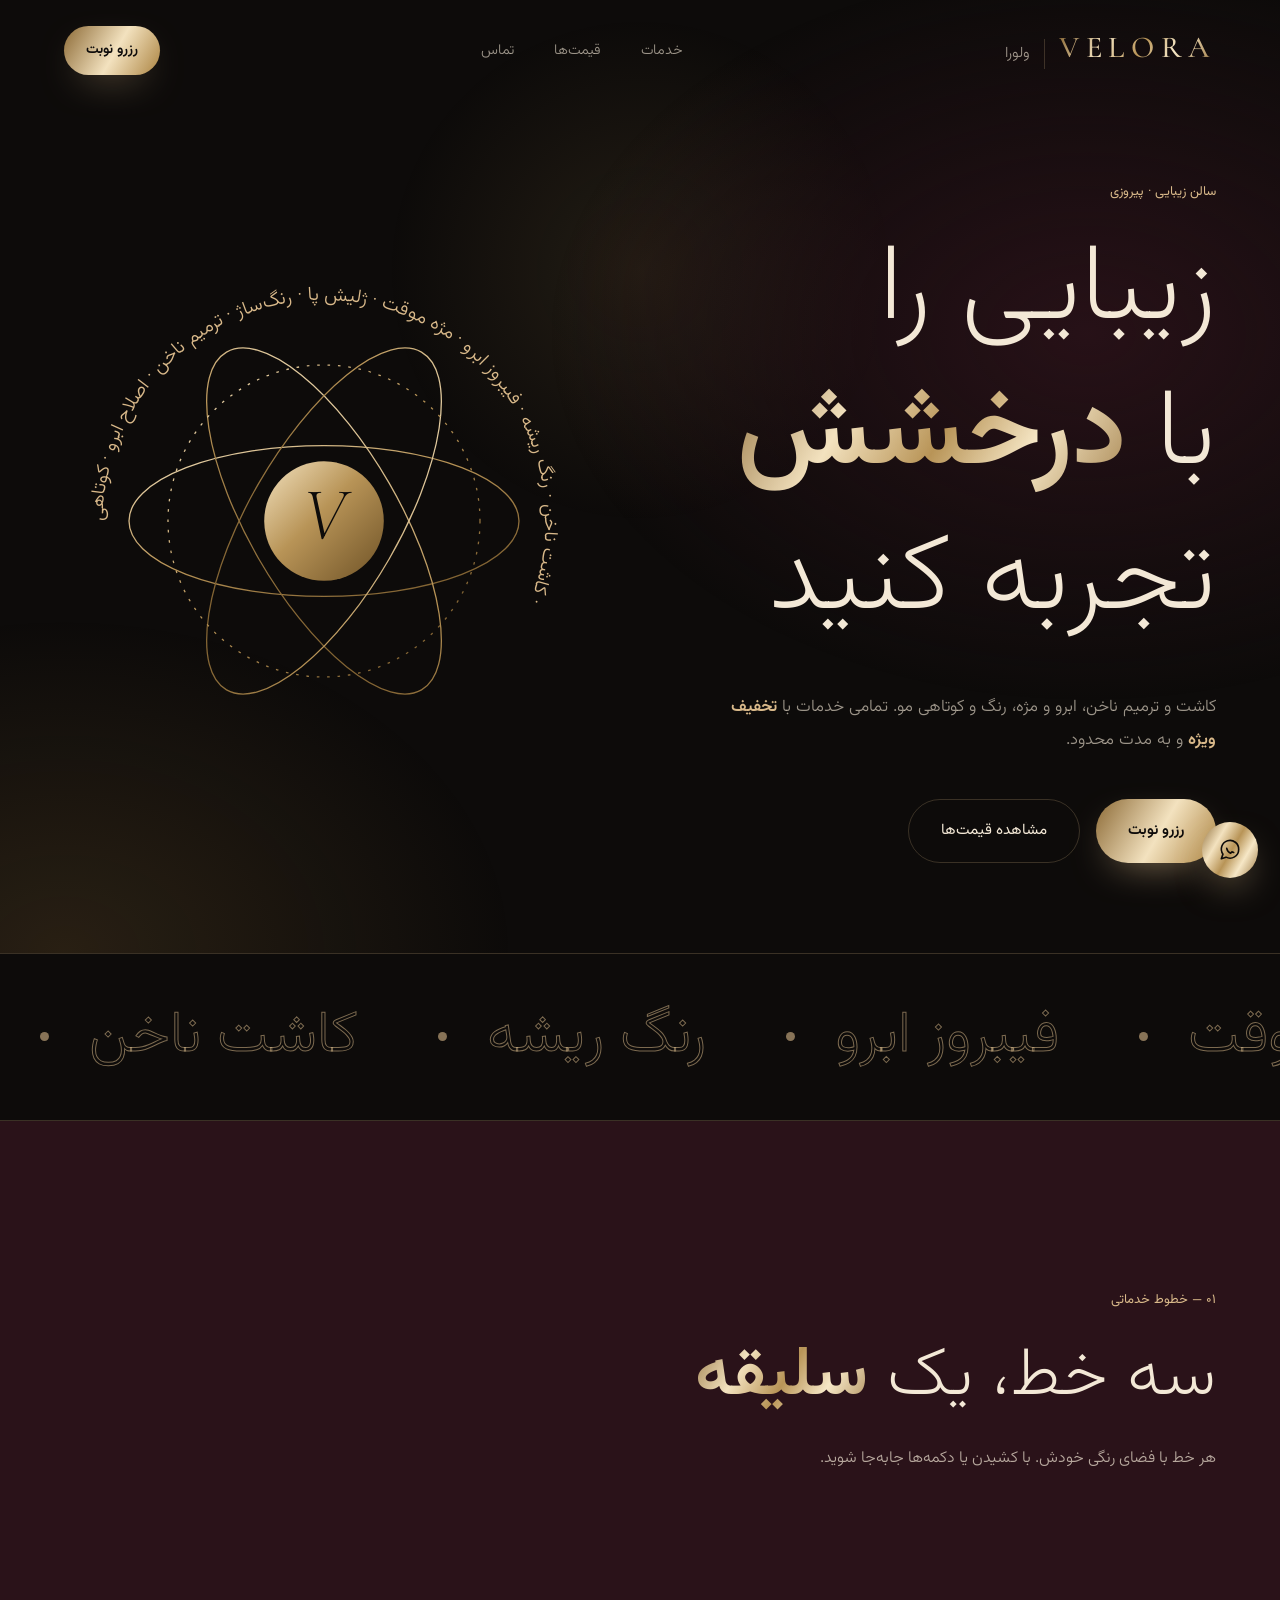
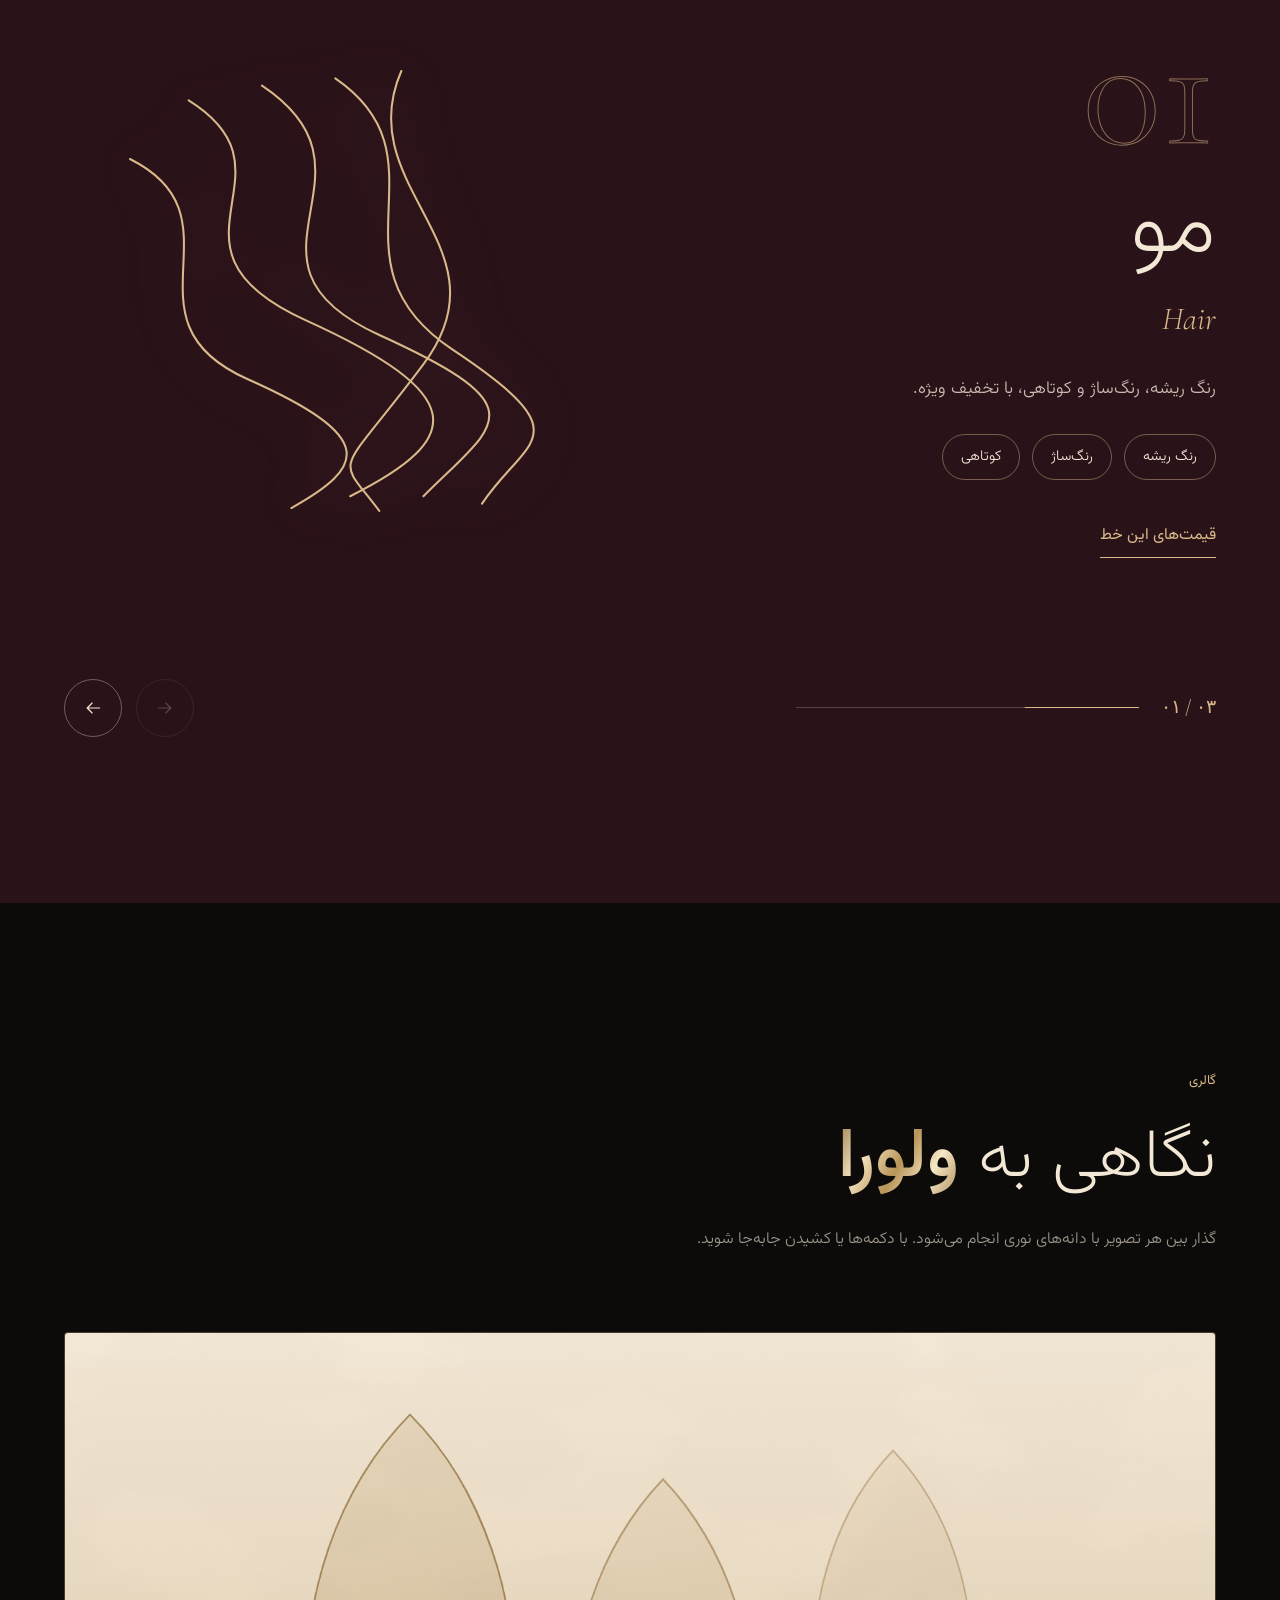
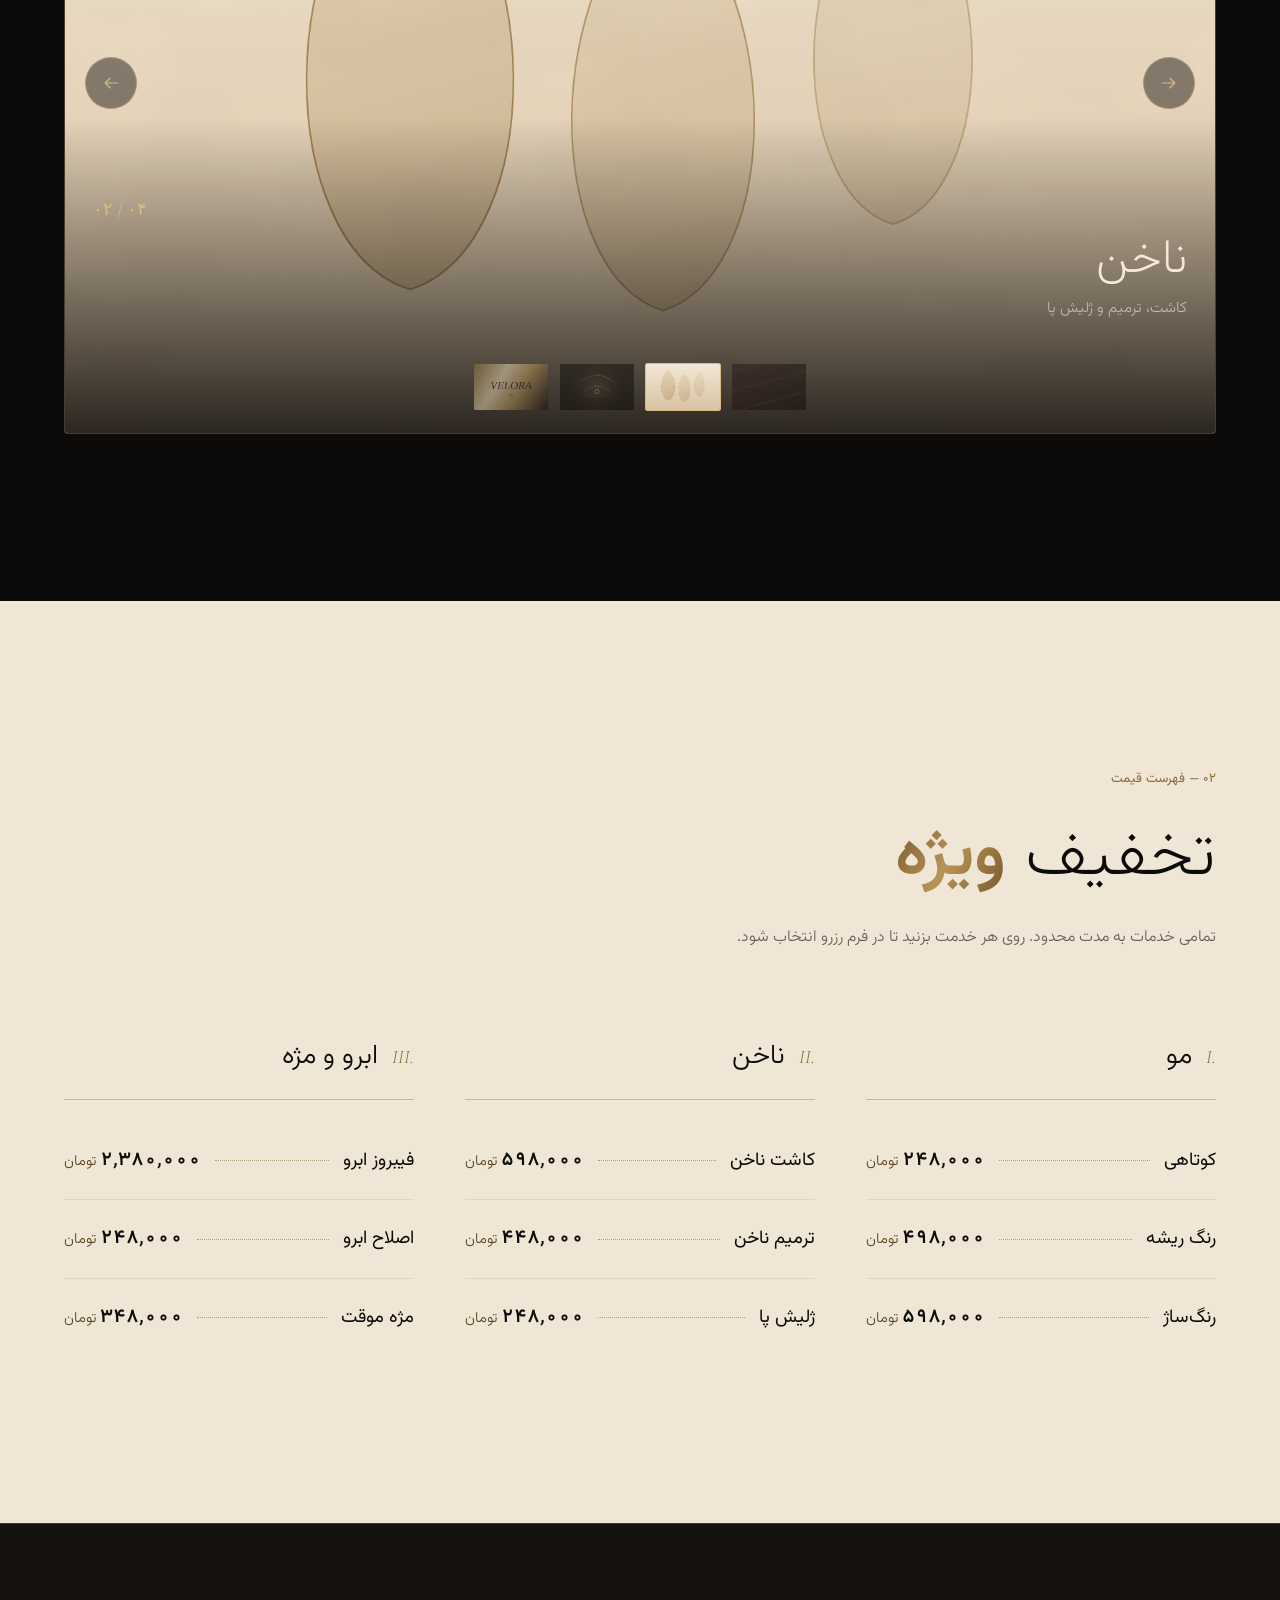
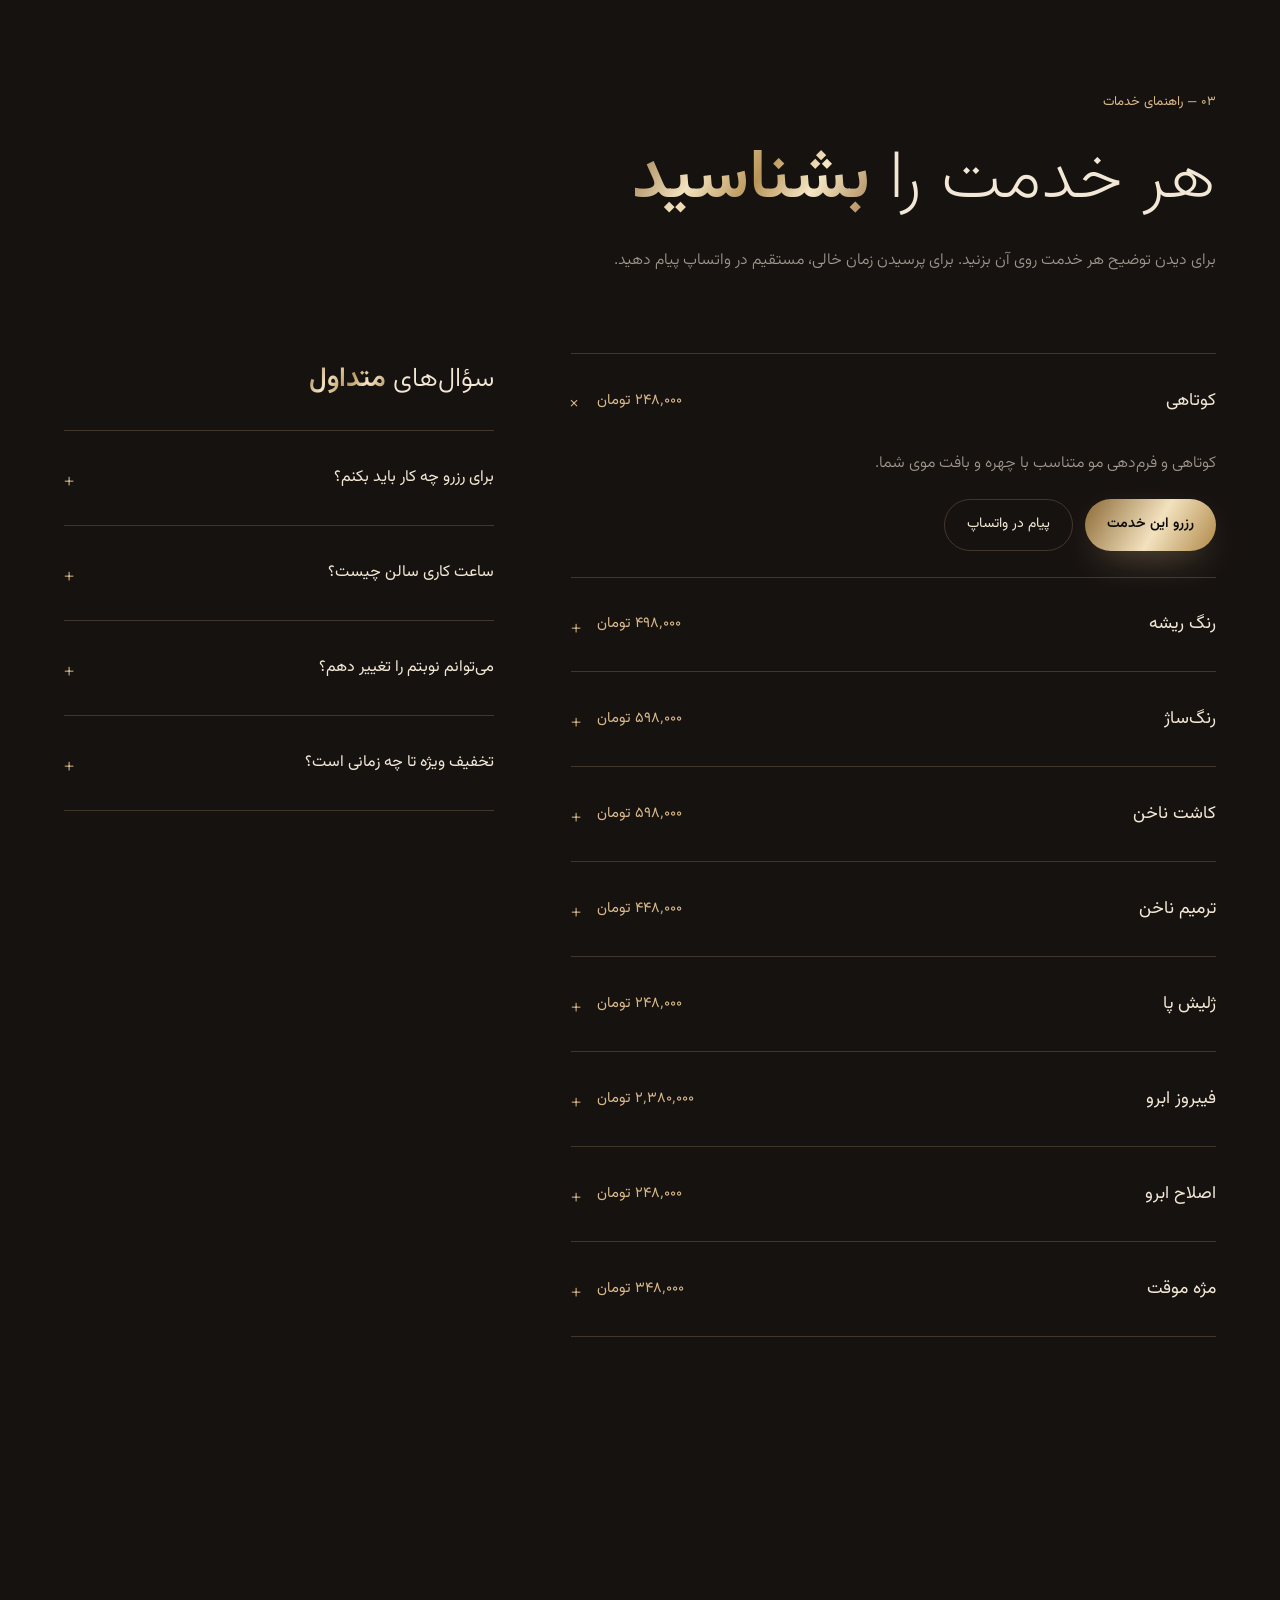
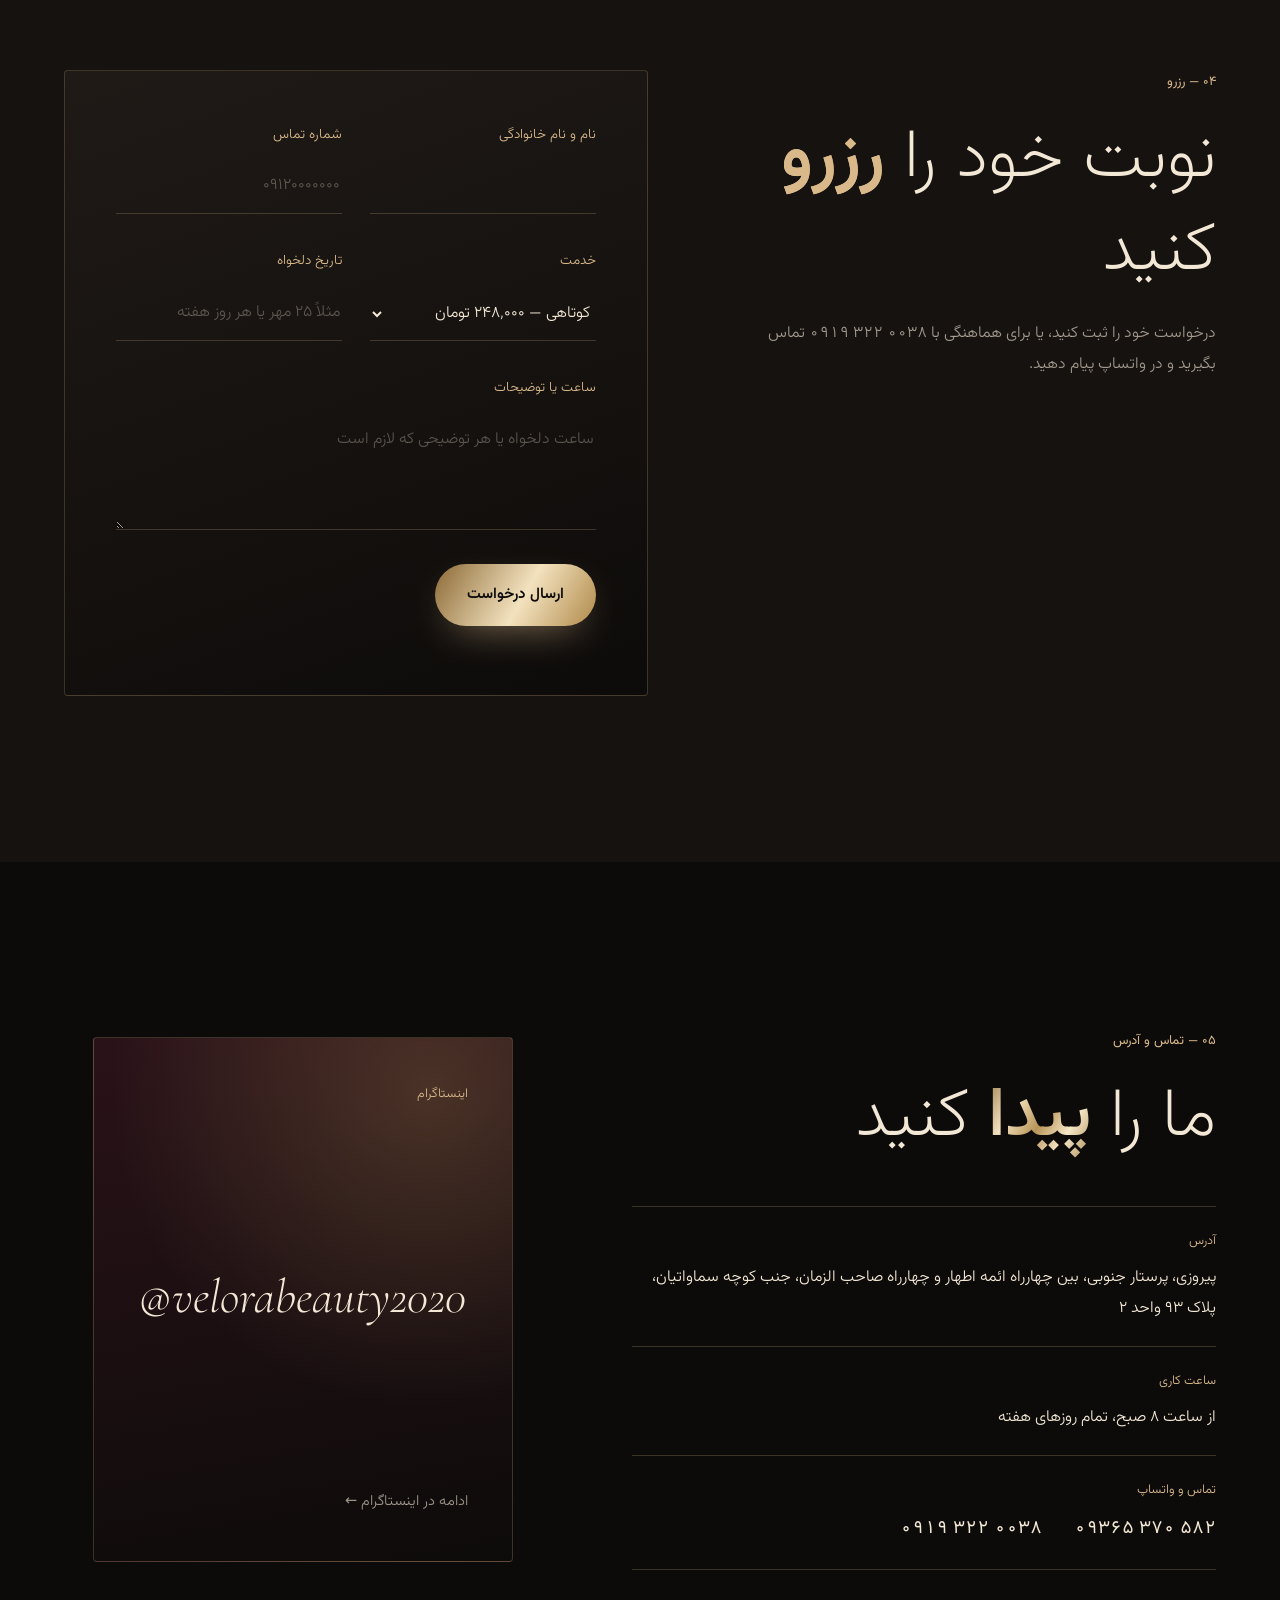
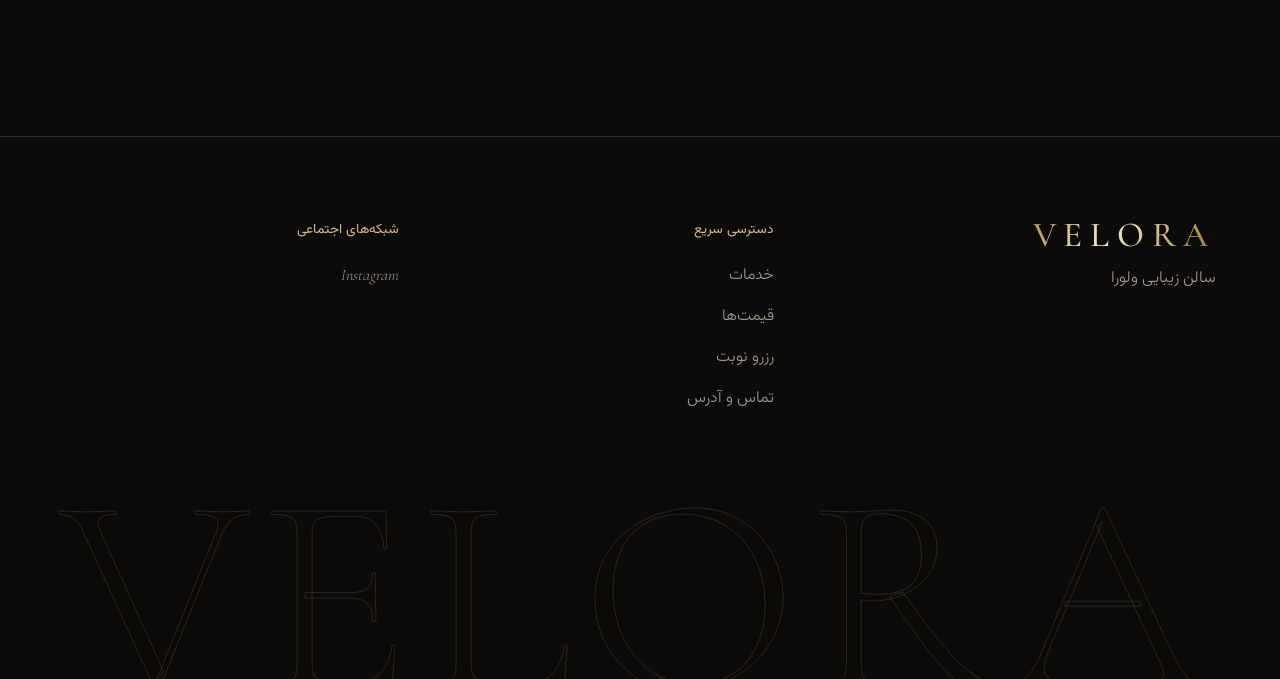
<file: velora-salon/index.html>
<!doctype html>
<html lang="fa" dir="rtl">
<head>
  <meta charset="utf-8">
  <meta name="viewport" content="width=device-width, initial-scale=1">
  <title>ولورا | سالن زیبایی</title>
  <meta name="description" content="سالن زیبایی ولورا؛ کاشت و ترمیم ناخن، ابرو و مژه، رنگ و کوتاهی مو. تخفیف ویژه و به مدت محدود.">
  <meta name="theme-color" content="#0d0b0a">
  <meta name="robots" content="index, follow">
  <link rel="canonical" href="https://YOUR-DOMAIN.example/">

  <meta property="og:type" content="website">
  <meta property="og:locale" content="fa_IR">
  <meta property="og:site_name" content="ولورا">
  <meta property="og:title" content="ولورا | سالن زیبایی">
  <meta property="og:description" content="کاشت و ترمیم ناخن، ابرو و مژه، رنگ و کوتاهی مو. تخفیف ویژه و به مدت محدود.">
  <meta property="og:url" content="https://YOUR-DOMAIN.example/">
  <meta name="twitter:card" content="summary_large_image">

  <link rel="icon" href="data:image/svg+xml,%3Csvg xmlns='http://www.w3.org/2000/svg' viewBox='0 0 64 64'%3E%3Crect width='64' height='64' rx='16' fill='%230d0b0a'/%3E%3Cpath d='M18 18l14 28 14-28' fill='none' stroke='%23d9b98a' stroke-width='3.2' stroke-linejoin='round'/%3E%3C/svg%3E">

  <link rel="preconnect" href="https://fonts.googleapis.com">
  <link rel="preconnect" href="https://fonts.gstatic.com" crossorigin>
  <link href="https://fonts.googleapis.com/css2?family=Cormorant+Garamond:ital,wght@0,300;0,500;1,300;1,500&display=swap" rel="stylesheet">
  <link href="https://fonts.googleapis.com/css2?family=Vazirmatn:wght@200;300;400;600;800&display=swap" rel="stylesheet">
  <link rel="stylesheet" href="styles.css">

  <script type="application/ld+json">
  {
    "@context": "https://schema.org",
    "@type": "BeautySalon",
    "name": "ولورا",
    "alternateName": "Velora",
    "description": "سالن زیبایی ولورا؛ کاشت و ترمیم ناخن، ابرو و مژه، رنگ و کوتاهی مو.",
    "telephone": ["+989365370582", "+989193220038"],
    "address": {
      "@type": "PostalAddress",
      "streetAddress": "پیروزی، پرستار جنوبی، بین چهارراه ائمه اطهار و چهارراه صاحب الزمان، جنب کوچه سماواتیان، پلاک ۹۳ واحد ۲",
      "addressLocality": "تهران",
      "addressCountry": "IR"
    },
    "sameAs": ["https://www.instagram.com/velorabeauty2020/"]
  }
  </script>
</head>
<body>

  <div class="glow" aria-hidden="true"></div>

  <header class="site-header">
    <a href="#top" class="brand" aria-label="ولورا - صفحه اصلی">
      <span class="brand-en">Velora</span>
      <span class="brand-fa">ولورا</span>
    </a>
    <nav class="nav" aria-label="ناوبری اصلی">
      <a href="#lines">خدمات</a>
      <a href="#prices">قیمت‌ها</a>
      <a href="#contact">تماس</a>
    </nav>
    <a href="#booking" class="btn btn-gold btn-sm">رزرو نوبت</a>
  </header>

  <main id="top">

    <!-- ================= HERO ================= -->
    <section class="hero">
      <div class="hero-copy">
        <p class="eyebrow">سالن زیبایی · پیروزی</p>
        <h1 class="hero-title" aria-label="زیبایی را با درخشش تجربه کنید">
          <span class="line"><span class="word" style="--d:0">زیبایی را</span></span>
          <span class="line"><span class="word" style="--d:1">با <em>درخشش</em></span></span>
          <span class="line"><span class="word" style="--d:2">تجربه کنید</span></span>
        </h1>
        <p class="hero-sub">کاشت و ترمیم ناخن، ابرو و مژه، رنگ و کوتاهی مو. تمامی خدمات با <strong>تخفیف ویژه</strong> و به مدت محدود.</p>
        <div class="hero-actions">
          <a href="#booking" class="btn btn-gold">رزرو نوبت</a>
          <a href="#prices" class="btn btn-line">مشاهده قیمت‌ها</a>
        </div>
      </div>

      <div class="hero-visual" aria-hidden="true">
        <svg class="orbit" viewBox="0 0 400 400">
          <defs>
            <linearGradient id="gold" x1="0" y1="0" x2="1" y2="1">
              <stop offset="0" stop-color="#f3e2bf"/>
              <stop offset=".45" stop-color="#b89457"/>
              <stop offset="1" stop-color="#6e5226"/>
            </linearGradient>
            <path id="ringPath" d="M200,200 m-170,0 a170,170 0 1,1 340,0 a170,170 0 1,1 -340,0"/>
          </defs>
          <g class="orbit-rings" fill="none" stroke="url(#gold)" stroke-width="1">
            <ellipse cx="200" cy="200" rx="150" ry="58"/>
            <ellipse cx="200" cy="200" rx="150" ry="58" transform="rotate(60 200 200)"/>
            <ellipse cx="200" cy="200" rx="150" ry="58" transform="rotate(120 200 200)"/>
            <circle cx="200" cy="200" r="120" stroke-dasharray="2 6"/>
          </g>
          <text class="ring-text"><textPath href="#ringPath" startOffset="0">کاشت ناخن · رنگ ریشه · فیبروز ابرو · مژه موقت · ژلیش پا · رنگ‌ساژ · ترمیم ناخن · اصلاح ابرو · کوتاهی ·</textPath></text>
          <circle cx="200" cy="200" r="46" fill="url(#gold)"/>
          <text x="200" y="214" text-anchor="middle" class="core-v">V</text>
        </svg>
      </div>
    </section>

    <!-- ================= MARQUEE (outlined type) ================= -->
    <div class="marquee" aria-hidden="true">
      <div class="marquee-row">
        <span>کاشت ناخن</span><span>رنگ ریشه</span><span>فیبروز ابرو</span><span>مژه موقت</span><span>ژلیش پا</span><span>رنگ‌ساژ</span><span>ترمیم ناخن</span><span>اصلاح ابرو</span><span>کوتاهی</span>
        <span>کاشت ناخن</span><span>رنگ ریشه</span><span>فیبروز ابرو</span><span>مژه موقت</span><span>ژلیش پا</span><span>رنگ‌ساژ</span><span>ترمیم ناخن</span><span>اصلاح ابرو</span><span>کوتاهی</span>
      </div>
    </div>

    <!-- ================= LINES SLIDER ================= -->
    <section id="lines" class="lines section" aria-labelledby="lines-title">
      <header class="section-head" data-reveal>
        <p class="eyebrow">۰۱ — خطوط خدماتی</p>
        <h2 id="lines-title" class="section-title">سه خط، یک <em>سلیقه</em></h2>
        <p>هر خط با فضای رنگی خودش. با کشیدن یا دکمه‌ها جابه‌جا شوید.</p>
      </header>

      <div class="lines-viewport" tabindex="0" role="region" aria-roledescription="اسلایدر" aria-label="خطوط خدماتی">
        <div class="lines-track">

          <article class="line-slide" data-bg="#2a1219" data-fg="#f3e8d6" data-accent="#d9b98a">
            <div class="line-copy">
              <span class="line-num">01</span>
              <h3 class="line-name">مو</h3>
              <p class="line-latin">Hair</p>
              <p class="line-desc">رنگ ریشه، رنگ‌ساژ و کوتاهی، با تخفیف ویژه.</p>
              <ul class="tags"><li>رنگ ریشه</li><li>رنگ‌ساژ</li><li>کوتاهی</li></ul>
              <a href="#prices" class="link-arrow">قیمت‌های این خط</a>
            </div>
            <div class="line-art">
              <svg viewBox="0 0 300 300" fill="none" stroke="currentColor" stroke-width="1.4" stroke-linecap="round" class="draw">
                <path pathLength="1" d="M70 20 C 150 70, 40 120, 150 170 S 260 250, 180 290"/>
                <path pathLength="1" d="M120 10 C 210 70, 90 130, 200 180 S 280 240, 230 290"/>
                <path pathLength="1" d="M170 5 C 250 60, 160 130, 250 190 S 300 250, 270 295"/>
                <path pathLength="1" d="M30 60 C 110 100, 20 170, 110 210 S 190 270, 140 298"/>
                <path pathLength="1" d="M215 0 C 180 80, 290 120, 230 200 S 170 260, 200 300"/>
              </svg>
            </div>
          </article>

          <article class="line-slide" data-bg="#efe6d6" data-fg="#1d1714" data-accent="#8c6a36">
            <div class="line-copy">
              <span class="line-num">02</span>
              <h3 class="line-name">ناخن</h3>
              <p class="line-latin">Nails</p>
              <p class="line-desc">کاشت، ترمیم و ژلیش پا؛ با دقت در هر خط.</p>
              <ul class="tags"><li>کاشت ناخن</li><li>ترمیم ناخن</li><li>ژلیش پا</li></ul>
              <a href="#prices" class="link-arrow">قیمت‌های این خط</a>
            </div>
            <div class="line-art">
              <svg viewBox="0 0 300 300" fill="none" stroke="currentColor" stroke-width="1.4" stroke-linecap="round" class="draw">
                <path pathLength="1" d="M150 20 C 215 60, 232 150, 210 210 C 195 255, 170 282, 150 284 C 130 282, 105 255, 90 210 C 68 150, 85 60, 150 20 Z"/>
                <path pathLength="1" d="M150 60 C 190 100, 196 160, 180 205 C 170 236, 158 254, 150 256 C 142 254, 130 236, 120 205 C 104 160, 110 100, 150 60 Z"/>
                <path pathLength="1" d="M60 270 C 120 230, 190 236, 250 262"/>
                <circle pathLength="1" cx="150" cy="150" r="14"/>
              </svg>
            </div>
          </article>

          <article class="line-slide" data-bg="#0d0b0a" data-fg="#f3e8d6" data-accent="#d9b98a">
            <div class="line-copy">
              <span class="line-num">03</span>
              <h3 class="line-name">ابرو و مژه</h3>
              <p class="line-latin">Brows &amp; Lashes</p>
              <p class="line-desc">فیبروز و اصلاح ابرو، همراه با مژه موقت.</p>
              <ul class="tags"><li>فیبروز ابرو</li><li>اصلاح ابرو</li><li>مژه موقت</li></ul>
              <a href="#prices" class="link-arrow">قیمت‌های این خط</a>
            </div>
            <div class="line-art">
              <svg viewBox="0 0 300 300" fill="none" stroke="currentColor" stroke-width="1.4" stroke-linecap="round" class="draw">
                <path pathLength="1" d="M30 170 C 80 110, 200 100, 275 150"/>
                <path pathLength="1" d="M30 170 C 90 230, 210 230, 275 150"/>
                <path pathLength="1" d="M60 165 C 130 130, 200 128, 260 152"/>
                <path pathLength="1" d="M92 185 L 84 210"/>
                <path pathLength="1" d="M122 175 L 116 206"/>
                <path pathLength="1" d="M152 172 L 150 204"/>
                <path pathLength="1" d="M182 176 L 186 206"/>
                <path pathLength="1" d="M212 182 L 222 207"/>
                <circle pathLength="1" cx="152" cy="168" r="18"/>
              </svg>
            </div>
          </article>

        </div>
      </div>

      <div class="lines-controls">
        <div class="lines-meta">
          <span class="lines-count latin-num" aria-live="polite">۰۱ / ۰۳</span>
          <div class="lines-progress"><span></span></div>
        </div>
        <div class="lines-buttons">
          <button class="round" type="button" data-prev aria-label="خط قبلی">
            <svg viewBox="0 0 24 24" fill="none" stroke="currentColor" stroke-width="1.4" stroke-linecap="round" stroke-linejoin="round"><path d="M4 12h15M13 6l6 6-6 6"/></svg>
          </button>
          <button class="round" type="button" data-next aria-label="خط بعدی">
            <svg viewBox="0 0 24 24" fill="none" stroke="currentColor" stroke-width="1.4" stroke-linecap="round" stroke-linejoin="round"><path d="M20 12H5M11 6l-6 6 6 6"/></svg>
          </button>
        </div>
      </div>
    </section>

    <!-- ================= MORPH GALLERY ================= -->
    <section id="gallery" class="gallery section" aria-labelledby="gallery-title">
      <header class="section-head" data-reveal>
        <p class="eyebrow">گالری</p>
        <h2 id="gallery-title" class="section-title">نگاهی به <em>ولورا</em></h2>
        <p>گذار بین هر تصویر با دانه‌های نوری انجام می‌شود. با دکمه‌ها یا کشیدن جابه‌جا شوید.</p>
      </header>

      <div class="morph" data-morph tabindex="0" role="region" aria-roledescription="اسلایدر" aria-label="گالری ولورا">
        <canvas aria-hidden="true"></canvas>
        <div class="morph-fallback" hidden></div>

        <button class="morph-arrow morph-prev" type="button" aria-label="تصویر قبلی">
          <svg viewBox="0 0 24 24" fill="none" stroke="currentColor" stroke-width="1.4" stroke-linecap="round" stroke-linejoin="round" aria-hidden="true"><path d="M4 12h15M13 6l6 6-6 6"/></svg>
        </button>
        <button class="morph-arrow morph-next" type="button" aria-label="تصویر بعدی">
          <svg viewBox="0 0 24 24" fill="none" stroke="currentColor" stroke-width="1.4" stroke-linecap="round" stroke-linejoin="round" aria-hidden="true"><path d="M20 12H5M11 6l-6 6 6 6"/></svg>
        </button>

        <div class="morph-caption" aria-live="polite">
          <span class="morph-num latin-num">۰۱ / ۰۴</span>
          <span class="morph-title">مو</span>
          <span class="morph-sub">رنگ ریشه، رنگ‌ساژ و کوتاهی</span>
        </div>

        <ul class="morph-thumbs"></ul>
      </div>
    </section>

    <!-- ================= PRICE LEDGER ================= -->
    <section id="prices" class="prices section" aria-labelledby="prices-title">
      <header class="section-head" data-reveal>
        <p class="eyebrow">۰۲ — فهرست قیمت</p>
        <h2 id="prices-title" class="section-title">تخفیف <em>ویژه</em></h2>
        <p>تمامی خدمات به مدت محدود. روی هر خدمت بزنید تا در فرم رزرو انتخاب شود.</p>
      </header>

      <div class="ledger">
        <div class="ledger-group" data-reveal>
          <h3 class="ledger-title"><span class="latin">I.</span> مو</h3>
          <ul>
            <li><a href="#booking" data-service="کوتاهی"><span class="svc">کوتاهی</span><span class="leader"></span><span class="price"><b>۲۴۸٬۰۰۰</b> تومان</span></a></li>
            <li><a href="#booking" data-service="رنگ ریشه"><span class="svc">رنگ ریشه</span><span class="leader"></span><span class="price"><b>۴۹۸٬۰۰۰</b> تومان</span></a></li>
            <li><a href="#booking" data-service="رنگ‌ساژ"><span class="svc">رنگ‌ساژ</span><span class="leader"></span><span class="price"><b>۵۹۸٬۰۰۰</b> تومان</span></a></li>
          </ul>
        </div>

        <div class="ledger-group" data-reveal>
          <h3 class="ledger-title"><span class="latin">II.</span> ناخن</h3>
          <ul>
            <li><a href="#booking" data-service="کاشت ناخن"><span class="svc">کاشت ناخن</span><span class="leader"></span><span class="price"><b>۵۹۸٬۰۰۰</b> تومان</span></a></li>
            <li><a href="#booking" data-service="ترمیم ناخن"><span class="svc">ترمیم ناخن</span><span class="leader"></span><span class="price"><b>۴۴۸٬۰۰۰</b> تومان</span></a></li>
            <li><a href="#booking" data-service="ژلیش پا"><span class="svc">ژلیش پا</span><span class="leader"></span><span class="price"><b>۲۴۸٬۰۰۰</b> تومان</span></a></li>
          </ul>
        </div>

        <div class="ledger-group" data-reveal>
          <h3 class="ledger-title"><span class="latin">III.</span> ابرو و مژه</h3>
          <ul>
            <li><a href="#booking" data-service="فیبروز ابرو"><span class="svc">فیبروز ابرو</span><span class="leader"></span><span class="price"><b>۲٬۳۸۰٬۰۰۰</b> تومان</span></a></li>
            <li><a href="#booking" data-service="اصلاح ابرو"><span class="svc">اصلاح ابرو</span><span class="leader"></span><span class="price"><b>۲۴۸٬۰۰۰</b> تومان</span></a></li>
            <li><a href="#booking" data-service="مژه موقت"><span class="svc">مژه موقت</span><span class="leader"></span><span class="price"><b>۳۴۸٬۰۰۰</b> تومان</span></a></li>
          </ul>
        </div>
      </div>
    </section>

    <!-- ================= SERVICE GUIDE ================= -->
    <section id="guide" class="guide section" aria-labelledby="guide-title">
      <header class="section-head" data-reveal>
        <p class="eyebrow">۰۳ — راهنمای خدمات</p>
        <h2 id="guide-title" class="section-title">هر خدمت را <em>بشناسید</em></h2>
        <p>برای دیدن توضیح هر خدمت روی آن بزنید. برای پرسیدن زمان خالی، مستقیم در واتساپ پیام دهید.</p>
      </header>

      <div class="guide-grid">
        <div class="guide-list" data-reveal>
          <details class="guide-item" open>
            <summary><span>کوتاهی</span><span class="guide-price">۲۴۸٬۰۰۰ تومان</span></summary>
            <div class="guide-body">
              <p>کوتاهی و فرم‌دهی مو متناسب با چهره و بافت موی شما.</p>
              <div class="guide-actions">
                <a href="#booking" class="btn btn-gold btn-sm" data-service="کوتاهی">رزرو این خدمت</a>
                <a href="#" class="btn btn-line btn-sm" data-wa-service="کوتاهی" target="_blank" rel="noopener">پیام در واتساپ</a>
              </div>
            </div>
          </details>

          <details class="guide-item">
            <summary><span>رنگ ریشه</span><span class="guide-price">۴۹۸٬۰۰۰ تومان</span></summary>
            <div class="guide-body">
              <p>رنگ کردن ریشه‌های سفید یا رشدیافته برای یکدست‌شدن رنگ مو.</p>
              <div class="guide-actions">
                <a href="#booking" class="btn btn-gold btn-sm" data-service="رنگ ریشه">رزرو این خدمت</a>
                <a href="#" class="btn btn-line btn-sm" data-wa-service="رنگ ریشه" target="_blank" rel="noopener">پیام در واتساپ</a>
              </div>
            </div>
          </details>

          <details class="guide-item">
            <summary><span>رنگ‌ساژ</span><span class="guide-price">۵۹۸٬۰۰۰ تومان</span></summary>
            <div class="guide-body">
              <p>تازه‌کردن و درخشان‌کردن رنگ موجود مو، با حالتی ملایم‌تر از رنگ کامل.</p>
              <div class="guide-actions">
                <a href="#booking" class="btn btn-gold btn-sm" data-service="رنگ‌ساژ">رزرو این خدمت</a>
                <a href="#" class="btn btn-line btn-sm" data-wa-service="رنگ‌ساژ" target="_blank" rel="noopener">پیام در واتساپ</a>
              </div>
            </div>
          </details>

          <details class="guide-item">
            <summary><span>کاشت ناخن</span><span class="guide-price">۵۹۸٬۰۰۰ تومان</span></summary>
            <div class="guide-body">
              <p>ساختن یا بلندکردن ناخن با ژل برای ظاهری مرتب و ماندگار.</p>
              <div class="guide-actions">
                <a href="#booking" class="btn btn-gold btn-sm" data-service="کاشت ناخن">رزرو این خدمت</a>
                <a href="#" class="btn btn-line btn-sm" data-wa-service="کاشت ناخن" target="_blank" rel="noopener">پیام در واتساپ</a>
              </div>
            </div>
          </details>

          <details class="guide-item">
            <summary><span>ترمیم ناخن</span><span class="guide-price">۴۴۸٬۰۰۰ تومان</span></summary>
            <div class="guide-body">
              <p>اصلاح ناخن شکسته یا آسیب‌دیده با پرکردن و تقویت آن.</p>
              <div class="guide-actions">
                <a href="#booking" class="btn btn-gold btn-sm" data-service="ترمیم ناخن">رزرو این خدمت</a>
                <a href="#" class="btn btn-line btn-sm" data-wa-service="ترمیم ناخن" target="_blank" rel="noopener">پیام در واتساپ</a>
              </div>
            </div>
          </details>

          <details class="guide-item">
            <summary><span>ژلیش پا</span><span class="guide-price">۲۴۸٬۰۰۰ تومان</span></summary>
            <div class="guide-body">
              <p>لاک ژلی ماندگار برای ناخن پا.</p>
              <div class="guide-actions">
                <a href="#booking" class="btn btn-gold btn-sm" data-service="ژلیش پا">رزرو این خدمت</a>
                <a href="#" class="btn btn-line btn-sm" data-wa-service="ژلیش پا" target="_blank" rel="noopener">پیام در واتساپ</a>
              </div>
            </div>
          </details>

          <details class="guide-item">
            <summary><span>فیبروز ابرو</span><span class="guide-price">۲٬۳۸۰٬۰۰۰ تومان</span></summary>
            <div class="guide-body">
              <p>فرم‌دهی ابرو با تکنیک فیبروز برای ظاهری مرتب و پرپشت‌تر.</p>
              <div class="guide-actions">
                <a href="#booking" class="btn btn-gold btn-sm" data-service="فیبروز ابرو">رزرو این خدمت</a>
                <a href="#" class="btn btn-line btn-sm" data-wa-service="فیبروز ابرو" target="_blank" rel="noopener">پیام در واتساپ</a>
              </div>
            </div>
          </details>

          <details class="guide-item">
            <summary><span>اصلاح ابرو</span><span class="guide-price">۲۴۸٬۰۰۰ تومان</span></summary>
            <div class="guide-body">
              <p>مرتب‌کردن و فرم‌دادن ابرو متناسب با شکل صورت.</p>
              <div class="guide-actions">
                <a href="#booking" class="btn btn-gold btn-sm" data-service="اصلاح ابرو">رزرو این خدمت</a>
                <a href="#" class="btn btn-line btn-sm" data-wa-service="اصلاح ابرو" target="_blank" rel="noopener">پیام در واتساپ</a>
              </div>
            </div>
          </details>

          <details class="guide-item">
            <summary><span>مژه موقت</span><span class="guide-price">۳۴۸٬۰۰۰ تومان</span></summary>
            <div class="guide-body">
              <p>اکستنشن مژه با ماندگاری موقت برای نگاهی پرکشش‌تر.</p>
              <div class="guide-actions">
                <a href="#booking" class="btn btn-gold btn-sm" data-service="مژه موقت">رزرو این خدمت</a>
                <a href="#" class="btn btn-line btn-sm" data-wa-service="مژه موقت" target="_blank" rel="noopener">پیام در واتساپ</a>
              </div>
            </div>
          </details>
        </div>

        <div class="faq" data-reveal>
          <h3 class="faq-title">سؤال‌های <em>متداول</em></h3>
          <details class="faq-item">
            <summary>برای رزرو چه کار باید بکنم؟</summary>
            <p>فرم رزرو را پر کنید یا مستقیم در واتساپ پیام دهید. زمان خالی را با شما هماهنگ می‌کنیم.</p>
          </details>
          <details class="faq-item">
            <summary>ساعت کاری سالن چیست؟</summary>
            <p>از ساعت ۸ صبح، تمام روزهای هفته.</p>
          </details>
          <details class="faq-item">
            <summary>می‌توانم نوبتم را تغییر دهم؟</summary>
            <p>بله. برای تغییر زمان با ما در واتساپ یا تلفن تماس بگیرید.</p>
          </details>
          <details class="faq-item">
            <summary>تخفیف ویژه تا چه زمانی است؟</summary>
            <p>تخفیف به مدت محدود است. برای اطلاع از زمان دقیق پایان تخفیف با ما تماس بگیرید.</p>
          </details>
        </div>
      </div>
    </section>

    <!-- ================= BOOKING ================= -->
    <section id="booking" class="booking section" aria-labelledby="booking-title">
      <div class="booking-intro" data-reveal>
        <p class="eyebrow">۰۴ — رزرو</p>
        <h2 id="booking-title" class="section-title">نوبت خود را <em>رزرو</em> کنید</h2>
        <p>درخواست خود را ثبت کنید، یا برای هماهنگی با <span class="latin-num">۰۹۱۹ ۳۲۲ ۰۰۳۸</span> تماس بگیرید و در واتساپ پیام دهید.</p>
      </div>

      <form id="booking-form" class="booking-form" novalidate data-reveal>
        <label>
          نام و نام خانوادگی
          <input name="name" autocomplete="name" required>
        </label>
        <label>
          شماره تماس
          <input name="phone" type="tel" inputmode="tel" autocomplete="tel" placeholder="۰۹۱۲۰۰۰۰۰۰۰" required>
        </label>
        <label>
          خدمت
          <select name="service">
            <option value="کوتاهی">کوتاهی — ۲۴۸٬۰۰۰ تومان</option>
            <option value="رنگ ریشه">رنگ ریشه — ۴۹۸٬۰۰۰ تومان</option>
            <option value="رنگ‌ساژ">رنگ‌ساژ — ۵۹۸٬۰۰۰ تومان</option>
            <option value="کاشت ناخن">کاشت ناخن — ۵۹۸٬۰۰۰ تومان</option>
            <option value="ترمیم ناخن">ترمیم ناخن — ۴۴۸٬۰۰۰ تومان</option>
            <option value="ژلیش پا">ژلیش پا — ۲۴۸٬۰۰۰ تومان</option>
            <option value="فیبروز ابرو">فیبروز ابرو — ۲٬۳۸۰٬۰۰۰ تومان</option>
            <option value="اصلاح ابرو">اصلاح ابرو — ۲۴۸٬۰۰۰ تومان</option>
            <option value="مژه موقت">مژه موقت — ۳۴۸٬۰۰۰ تومان</option>
            <option value="سایر">سایر (در توضیحات بنویسید)</option>
          </select>
        </label>
        <label>
          تاریخ دلخواه
          <input name="date" type="text" placeholder="مثلاً ۲۵ مهر یا هر روز هفته">
        </label>
        <label class="full">
          ساعت یا توضیحات
          <textarea name="note" rows="3" placeholder="ساعت دلخواه یا هر توضیحی که لازم است"></textarea>
        </label>
        <div class="full form-foot">
          <button class="btn btn-gold" type="submit">ارسال درخواست</button>
          <a class="btn btn-line wa-link" href="#" target="_blank" rel="noopener" hidden>ادامه در واتساپ</a>
          <p class="form-status" role="status" aria-live="polite"></p>
        </div>
      </form>
    </section>

    <!-- ================= CONTACT ================= -->
    <section id="contact" class="contact section" aria-labelledby="contact-title">
      <div class="contact-grid">
        <div data-reveal>
          <p class="eyebrow">۰۵ — تماس و آدرس</p>
          <h2 id="contact-title" class="section-title">ما را <em>پیدا</em> کنید</h2>
          <ul class="contact-list">
            <li>
              <span class="label">آدرس</span>
              <span>پیروزی، پرستار جنوبی، بین چهارراه ائمه اطهار و چهارراه صاحب الزمان، جنب کوچه سماواتیان، پلاک ۹۳ واحد ۲</span>
            </li>
            <li>
              <span class="label">ساعت کاری</span>
              <span>از ساعت ۸ صبح، تمام روزهای هفته</span>
            </li>
            <li>
              <span class="label">تماس و واتساپ</span>
              <span class="phones">
                <a href="tel:+989365370582" class="latin-num">۰۹۳۶۵ ۳۷۰ ۵۸۲</a>
                <a href="tel:+989193220038" class="latin-num">۰۹۱۹ ۳۲۲ ۰۰۳۸</a>
              </span>
            </li>
          </ul>
        </div>

        <a class="insta-card" href="https://www.instagram.com/velorabeauty2020/" target="_blank" rel="noopener" data-reveal>
          <span class="insta-kicker">اینستاگرام</span>
          <span class="insta-handle latin">@velorabeauty2020</span>
          <span class="insta-go">ادامه در اینستاگرام ←</span>
        </a>
      </div>
    </section>

  </main>

  <!-- ================= FOOTER ================= -->
  <footer class="site-footer">
    <div class="footer-grid">
      <div class="footer-brand">
        <span class="brand-en">Velora</span>
        <p>سالن زیبایی ولورا</p>
      </div>
      <nav aria-label="پیوندهای فوتر">
        <h4>دسترسی سریع</h4>
        <ul>
          <li><a href="#lines">خدمات</a></li>
          <li><a href="#prices">قیمت‌ها</a></li>
          <li><a href="#booking">رزرو نوبت</a></li>
          <li><a href="#contact">تماس و آدرس</a></li>
        </ul>
      </nav>
      <div>
        <h4>شبکه‌های اجتماعی</h4>
        <ul>
          <li><a href="https://www.instagram.com/velorabeauty2020/" target="_blank" rel="noopener" class="latin">Instagram</a></li>
        </ul>
      </div>
    </div>
    <p class="footer-mark" aria-hidden="true">VELORA</p>
  </footer>

  <a class="wa-float" href="https://wa.me/989193220038" target="_blank" rel="noopener" aria-label="پیام در واتساپ">
    <svg viewBox="0 0 24 24" fill="none" stroke="currentColor" stroke-width="1.5" stroke-linecap="round" stroke-linejoin="round" aria-hidden="true"><path d="M20 11.5a8 8 0 0 1-11.7 7.1L4 20l1.5-4.2A8 8 0 1 1 20 11.5z"/><path d="M9 10.5c.3 1.9 1.7 3.6 3.6 4.4l1.2-1.2 1.6.6"/></svg>
  </a>

  <nav class="mobile-bar" aria-label="اقدام سریع">
    <a href="#booking" class="mb-btn mb-primary">رزرو نوبت</a>
    <a href="https://wa.me/989193220038" target="_blank" rel="noopener" class="mb-btn">واتساپ</a>
    <a href="tel:+989193220038" class="mb-btn">تماس</a>
  </nav>

  <script src="morph-gallery.js"></script>
  <script src="main.js"></script>
</body>
</html>
</file>
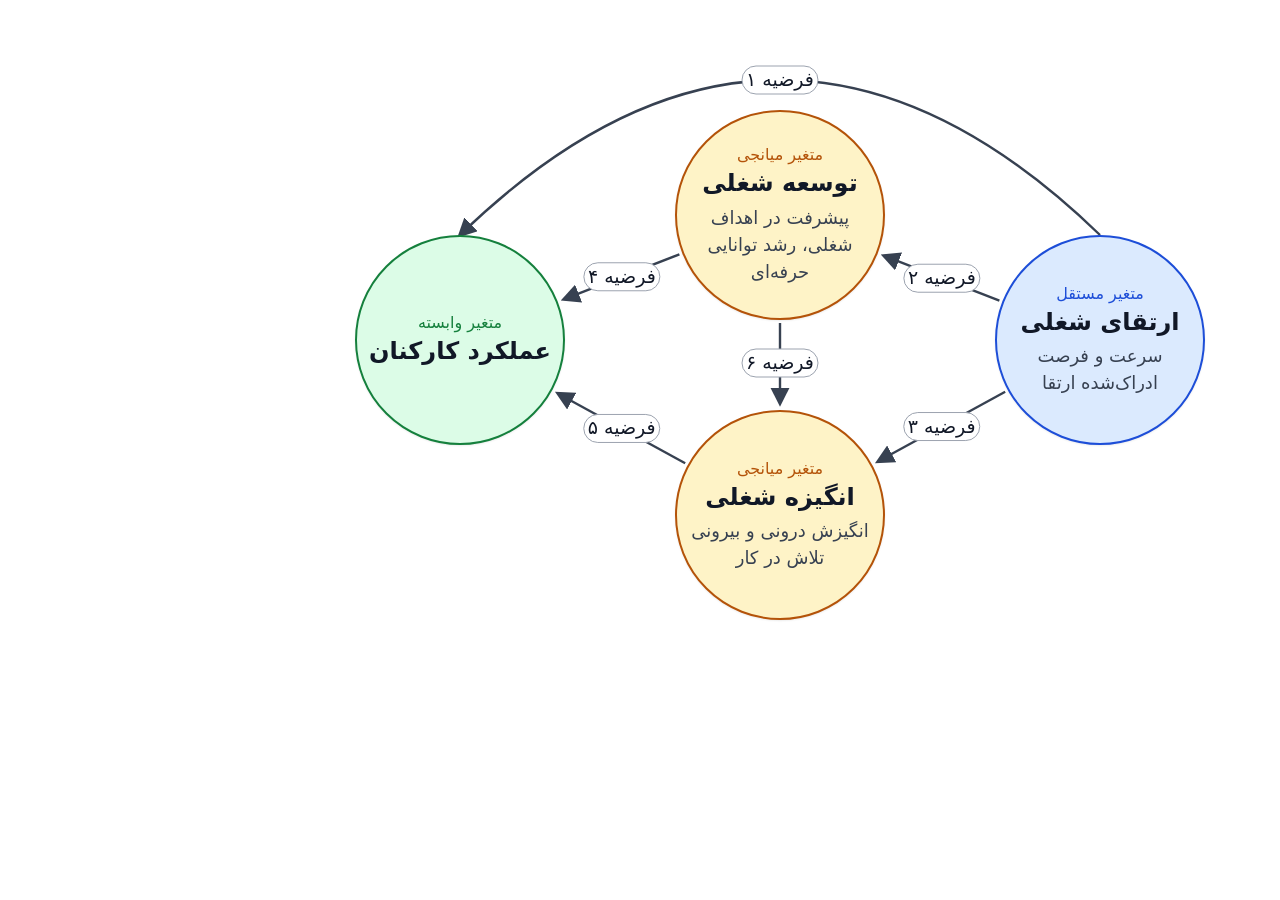
<file: scripts/conceptual_model.html>
<!doctype html>
<html lang="fa" dir="rtl">
<head>
<meta charset="utf-8">
<style>
  html, body { margin: 0; background: #ffffff; }
  #fig { position: relative; width: 1000px; height: 640px;
          font-family: "DejaVu Sans", Tahoma, sans-serif; color: #111827; }
  svg { position: absolute; left: 0; top: 0; }
  .arrow { fill: none; stroke: #374151; stroke-width: 2.4; }
  .tag { fill: #ffffff; stroke: #9ca3af; stroke-width: 1; }
  .tagtext { font-size: 19px; text-anchor: middle; fill: #111827; font-family: "DejaVu Sans", Tahoma, sans-serif; }
  .node { position: absolute; width: 210px; height: 210px; box-sizing: border-box;
           border: 2.5px solid; border-radius: 50%; display: flex; flex-direction: column;
           align-items: center; justify-content: center; text-align: center;
           padding: 0 12px; box-shadow: 0 1px 2px rgba(0,0,0,0.08); }
  .role { font-size: 16px; margin-bottom: 4px; }
  .name { font-size: 24px; font-weight: bold; line-height: 1.3; }
  .desc { font-size: 18px; line-height: 1.5; margin-top: 4px; color: #374151; }
</style>
</head>
<body>
<div id="fig">
<svg width="1000" height="640" viewBox="0 0 1000 640">
  <defs>
    <marker id="ah" viewBox="0 0 10 10" refX="8" refY="5" markerWidth="8" markerHeight="8"
            orient="auto-start-reverse">
      <path d="M0,0 L10,5 L0,10 z" fill="#374151"/>
    </marker>
  </defs>
  <path d="M820,235 Q500,-75 180,235" class="arrow" marker-end="url(#ah)"/>
<path d="M719.4,300.7 L604.3,255.8" class="arrow" marker-end="url(#ah)"/>
<path d="M725.2,391.8 L598.3,461.3" class="arrow" marker-end="url(#ah)"/>
<path d="M399.4,254.3 L284.3,299.2" class="arrow" marker-end="url(#ah)"/>
<path d="M405.2,463.2 L278.3,393.7" class="arrow" marker-end="url(#ah)"/>
<path d="M500.0,323.0 L500.0,403.0" class="arrow" marker-end="url(#ah)"/>
  <rect x="462" y="66" width="76" height="28" rx="14" class="tag"/><text x="500" y="86" class="tagtext">فرضیه ۱</text>
<rect x="623.8629146989592" y="264.22770105428094" width="76" height="28" rx="14" class="tag"/><text x="661.8629146989592" y="284.22770105428094" class="tagtext">فرضیه ۲</text>
<rect x="623.7547422791048" y="412.5403753161146" width="76" height="28" rx="14" class="tag"/><text x="661.7547422791048" y="432.5403753161146" class="tagtext">فرضیه ۳</text>
<rect x="303.86291469895923" y="262.77229894571906" width="76" height="28" rx="14" class="tag"/><text x="341.86291469895923" y="282.77229894571906" class="tagtext">فرضیه ۴</text>
<rect x="303.7547422791048" y="414.4596246838854" width="76" height="28" rx="14" class="tag"/><text x="341.7547422791048" y="434.4596246838854" class="tagtext">فرضیه ۵</text>
<rect x="462.0" y="349.0" width="76" height="28" rx="14" class="tag"/><text x="500.0" y="369.0" class="tagtext">فرضیه ۶</text>
</svg>
<div class="node" style="left:715px;top:235px;background:#dbeafe;border-color:#1d4ed8"><div class="role" style="color:#1d4ed8">متغیر مستقل</div><div class="name">ارتقای شغلی</div><div class="desc">سرعت و فرصت ادراک‌شده ارتقا</div></div><div class="node" style="left:75px;top:235px;background:#dcfce7;border-color:#15803d"><div class="role" style="color:#15803d">متغیر وابسته</div><div class="name">عملکرد کارکنان</div></div><div class="node" style="left:395px;top:110px;background:#fef3c7;border-color:#b45309"><div class="role" style="color:#b45309">متغیر میانجی</div><div class="name">توسعه شغلی</div><div class="desc">پیشرفت در اهداف شغلی، رشد توانایی حرفه‌ای</div></div><div class="node" style="left:395px;top:410px;background:#fef3c7;border-color:#b45309"><div class="role" style="color:#b45309">متغیر میانجی</div><div class="name">انگیزه شغلی</div><div class="desc">انگیزش درونی و بیرونی تلاش در کار</div></div>
</div>
</body>
</html>
</file>
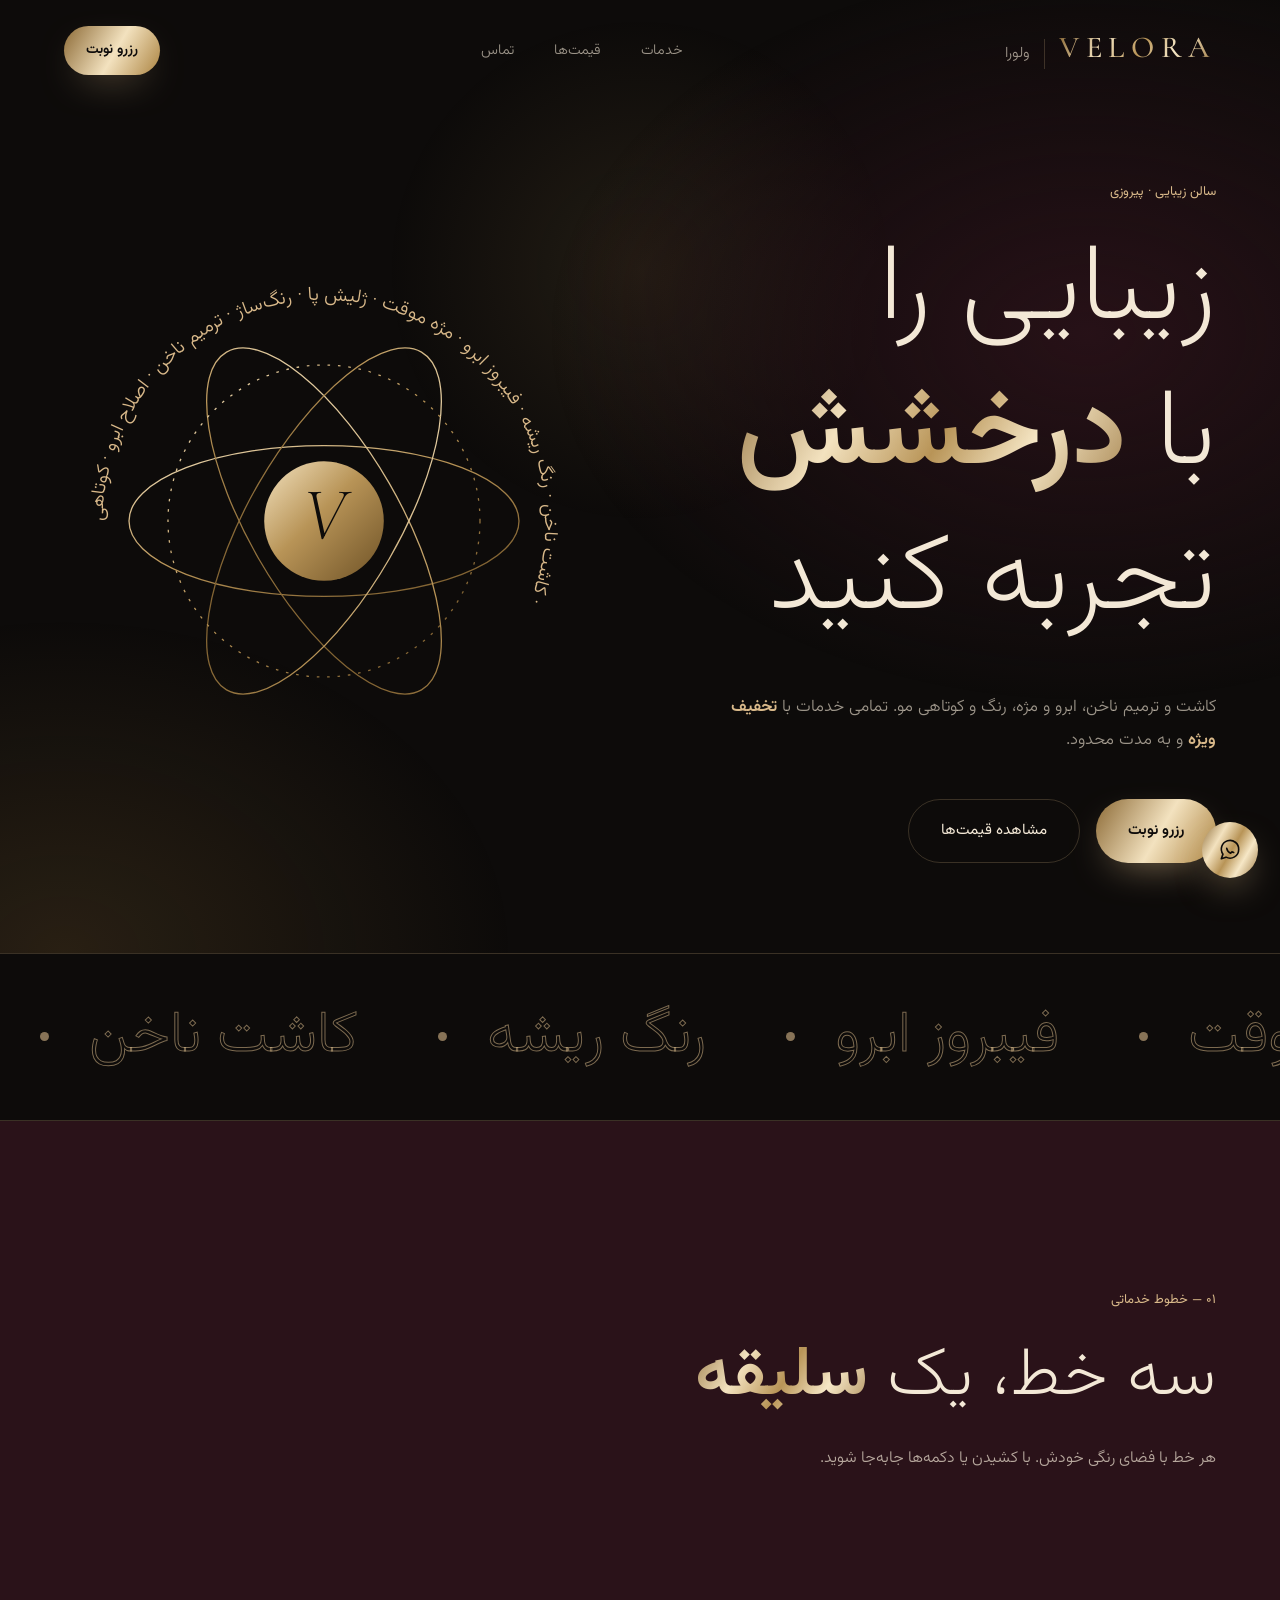
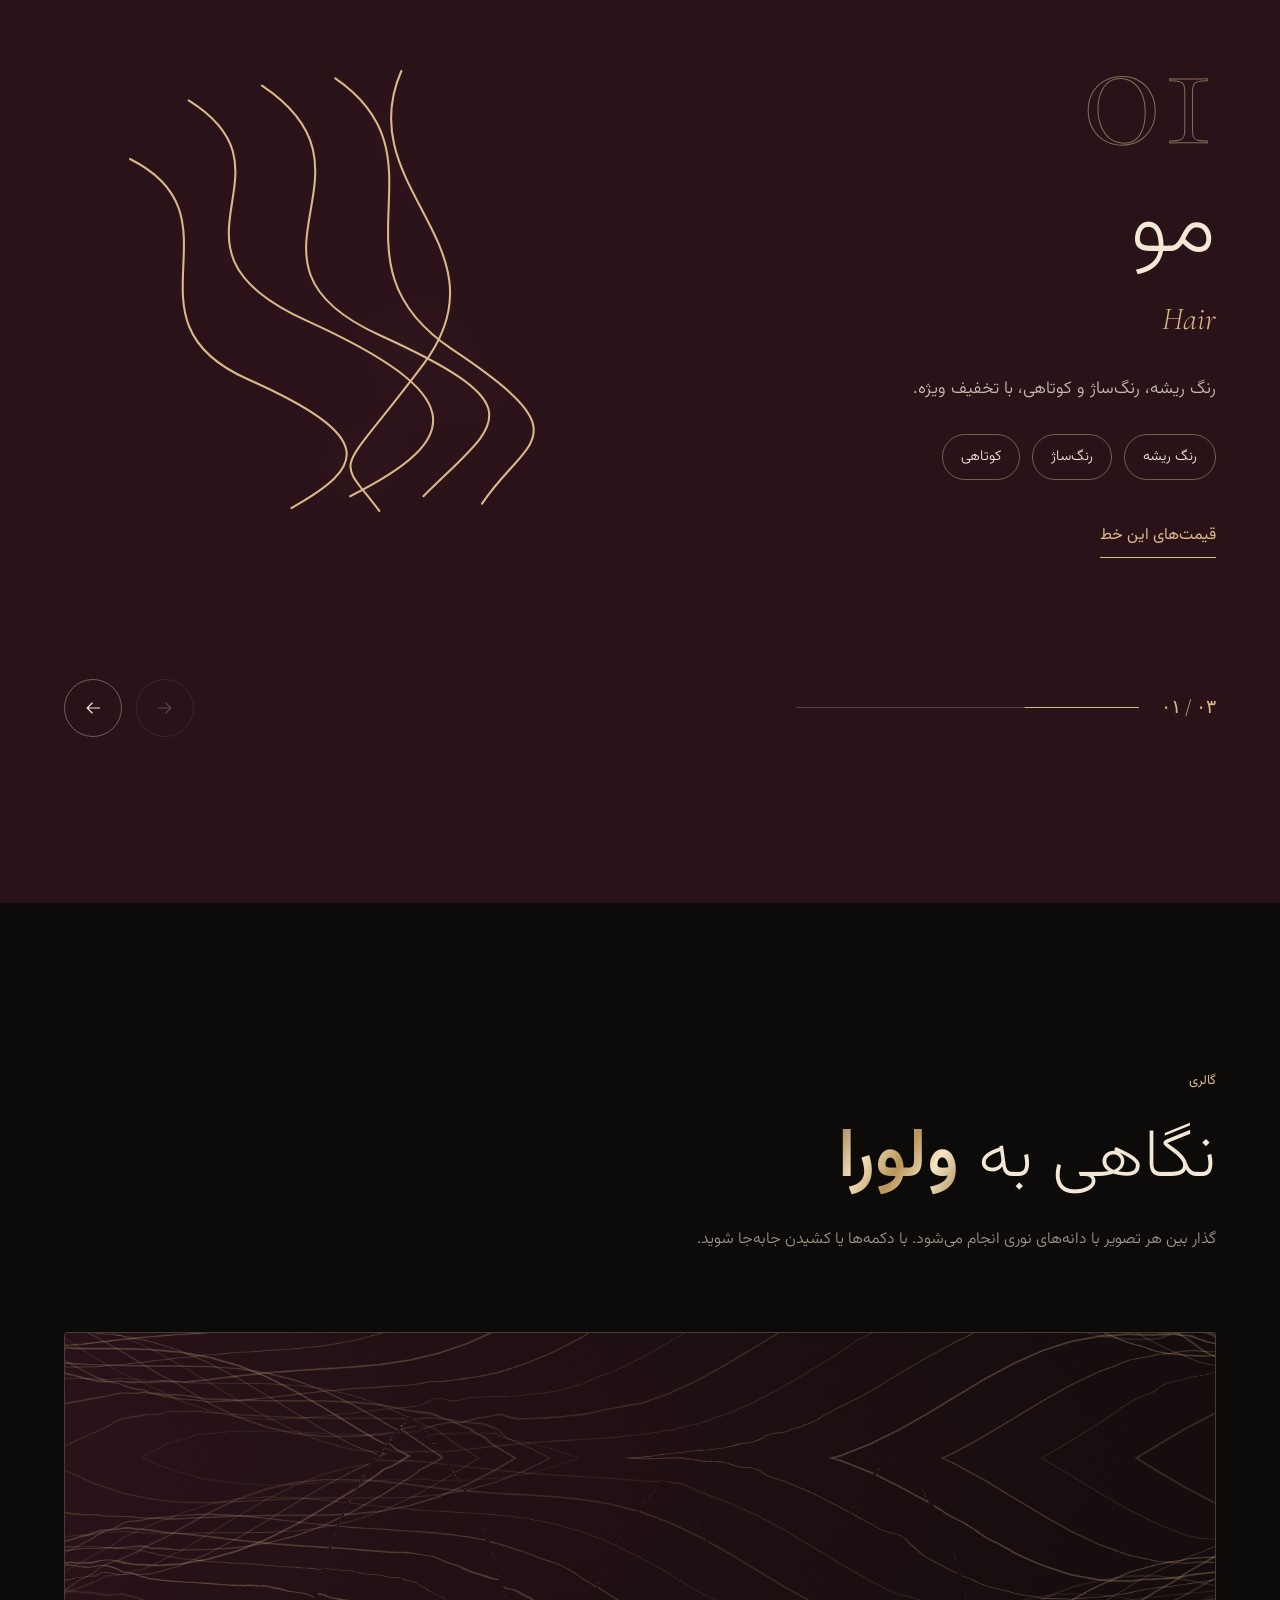
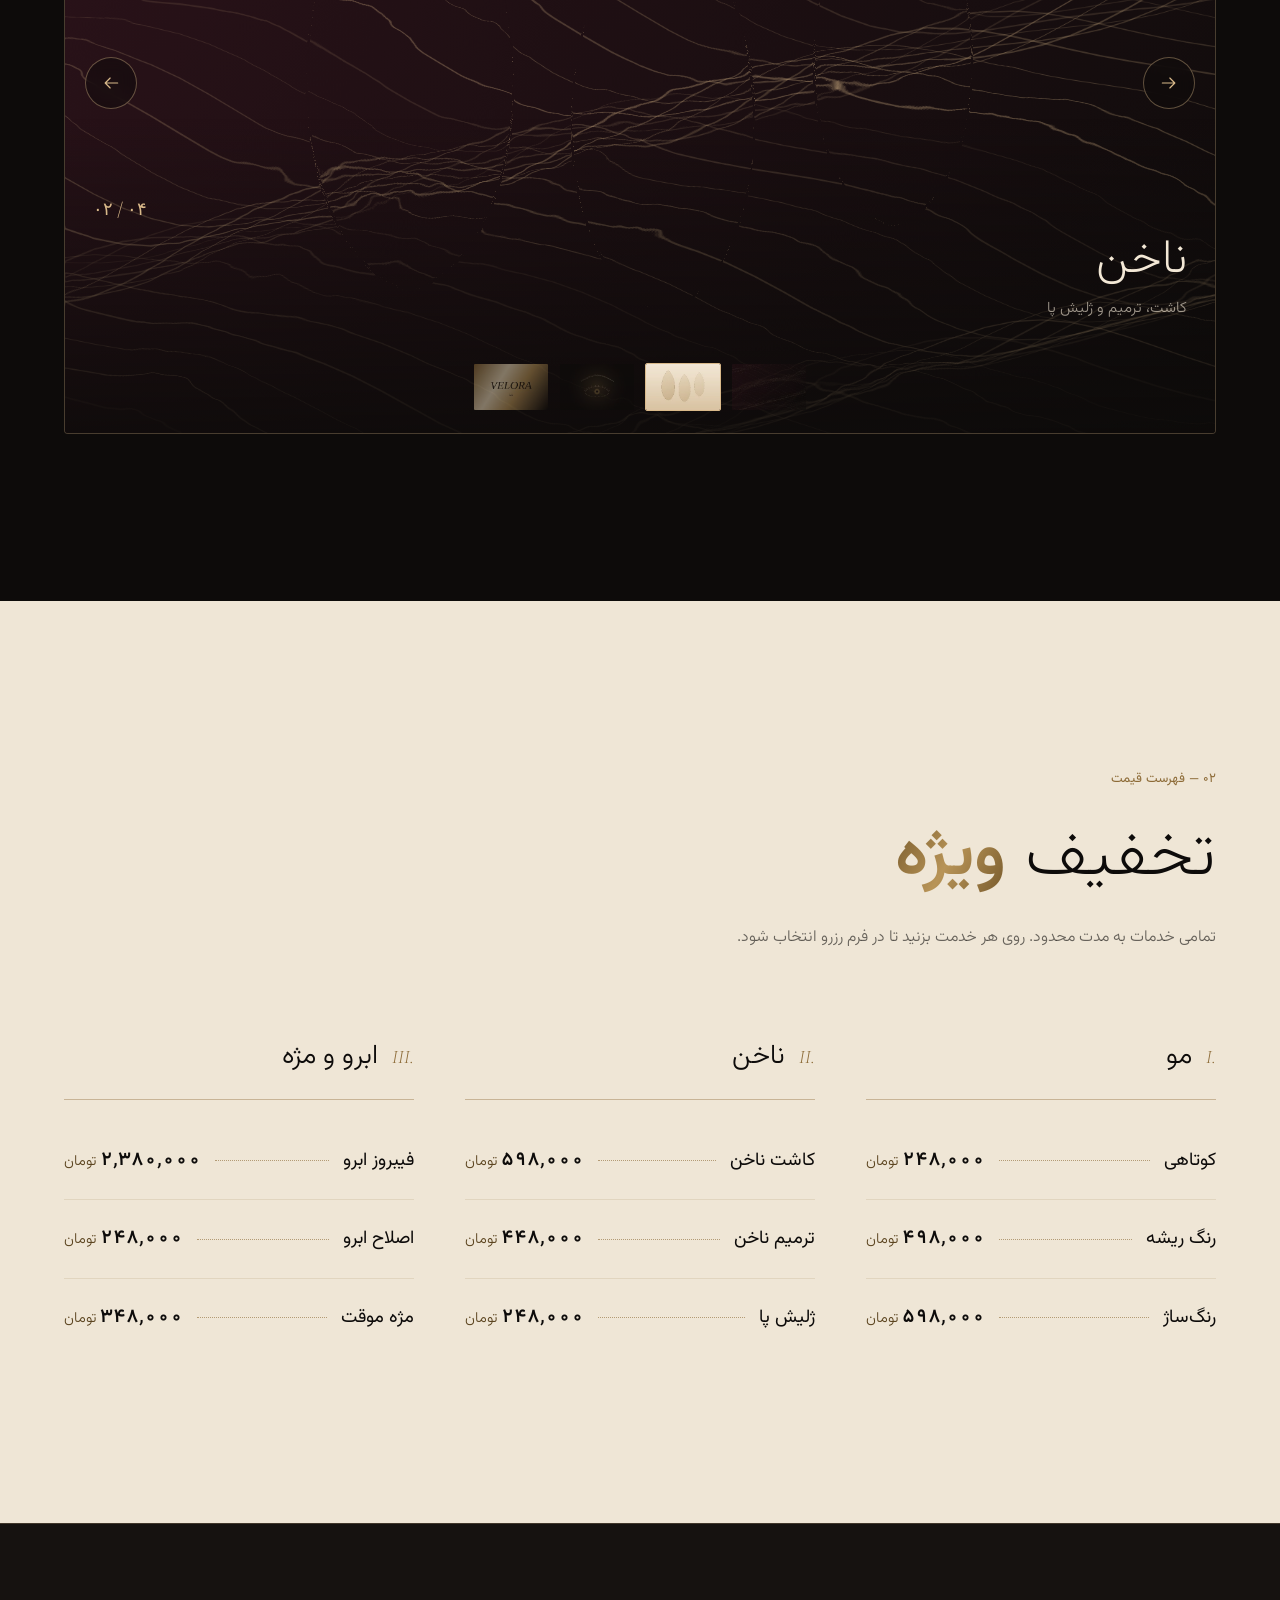
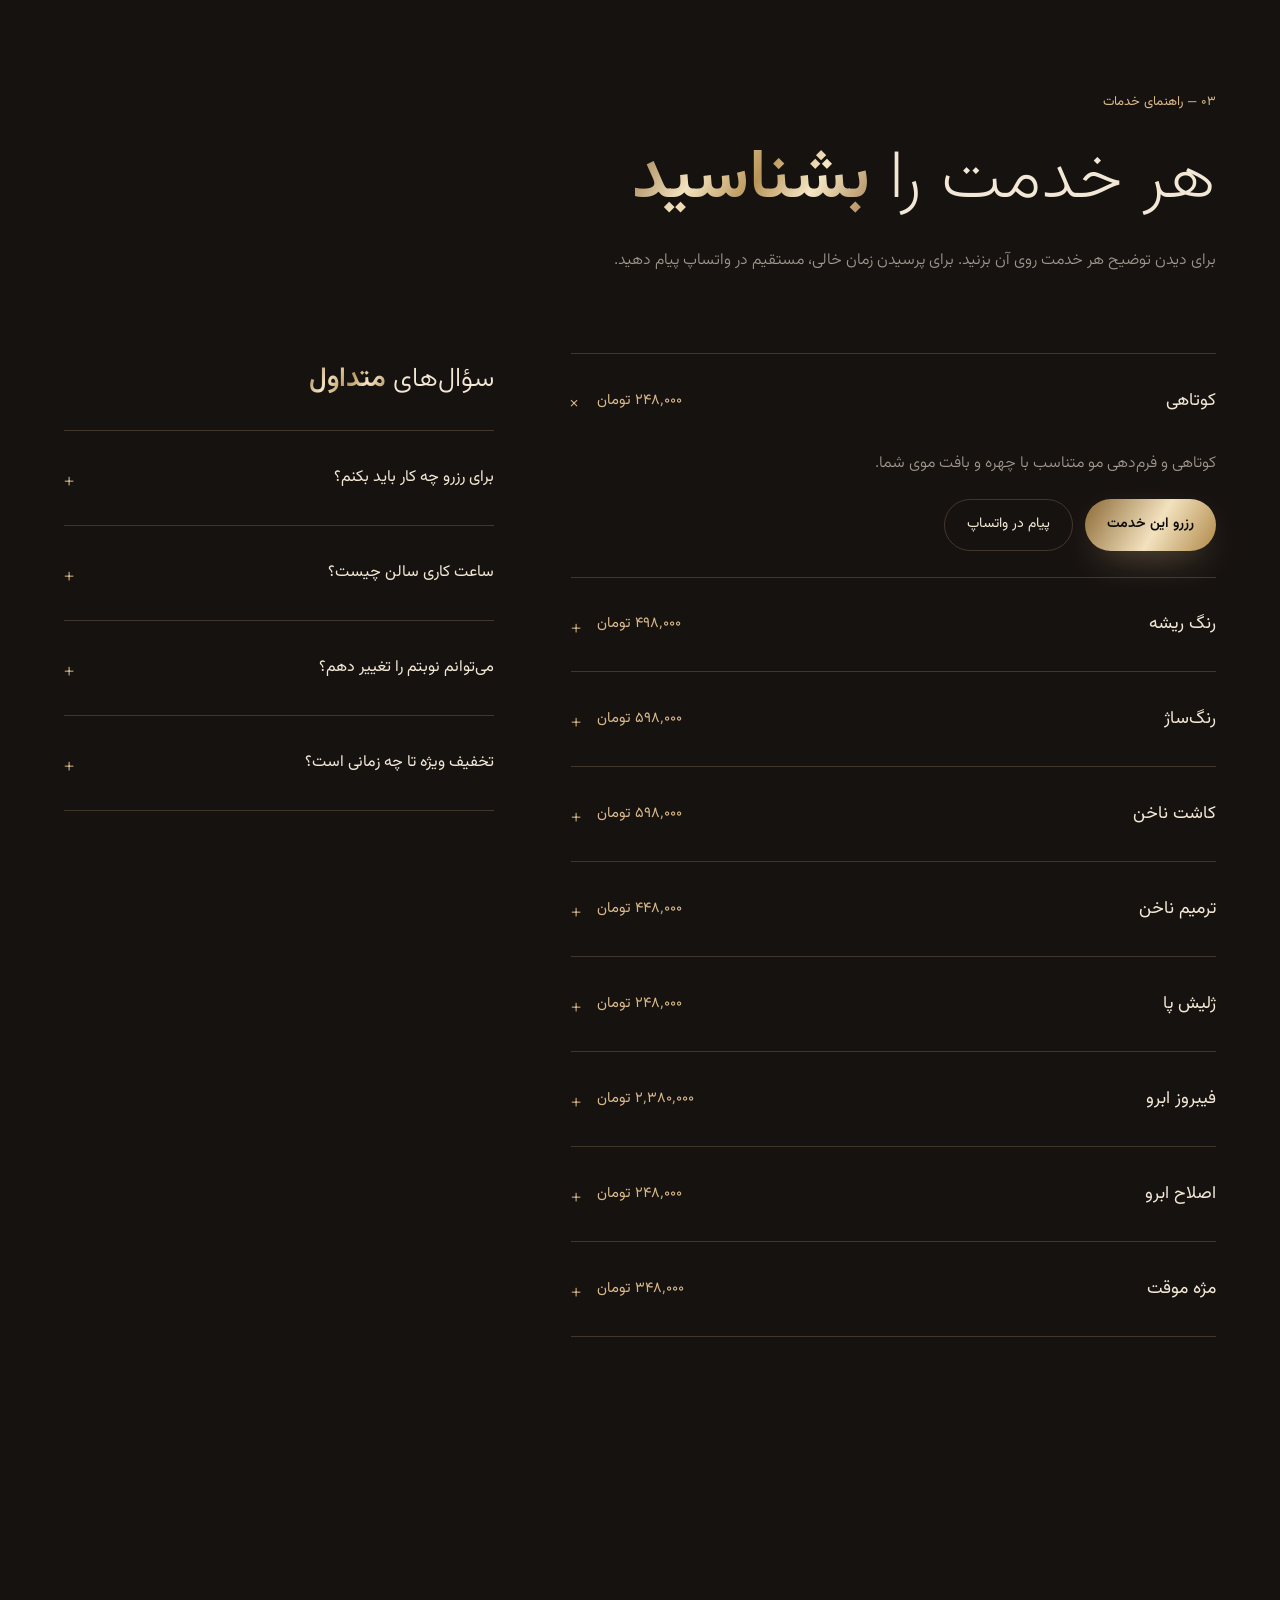
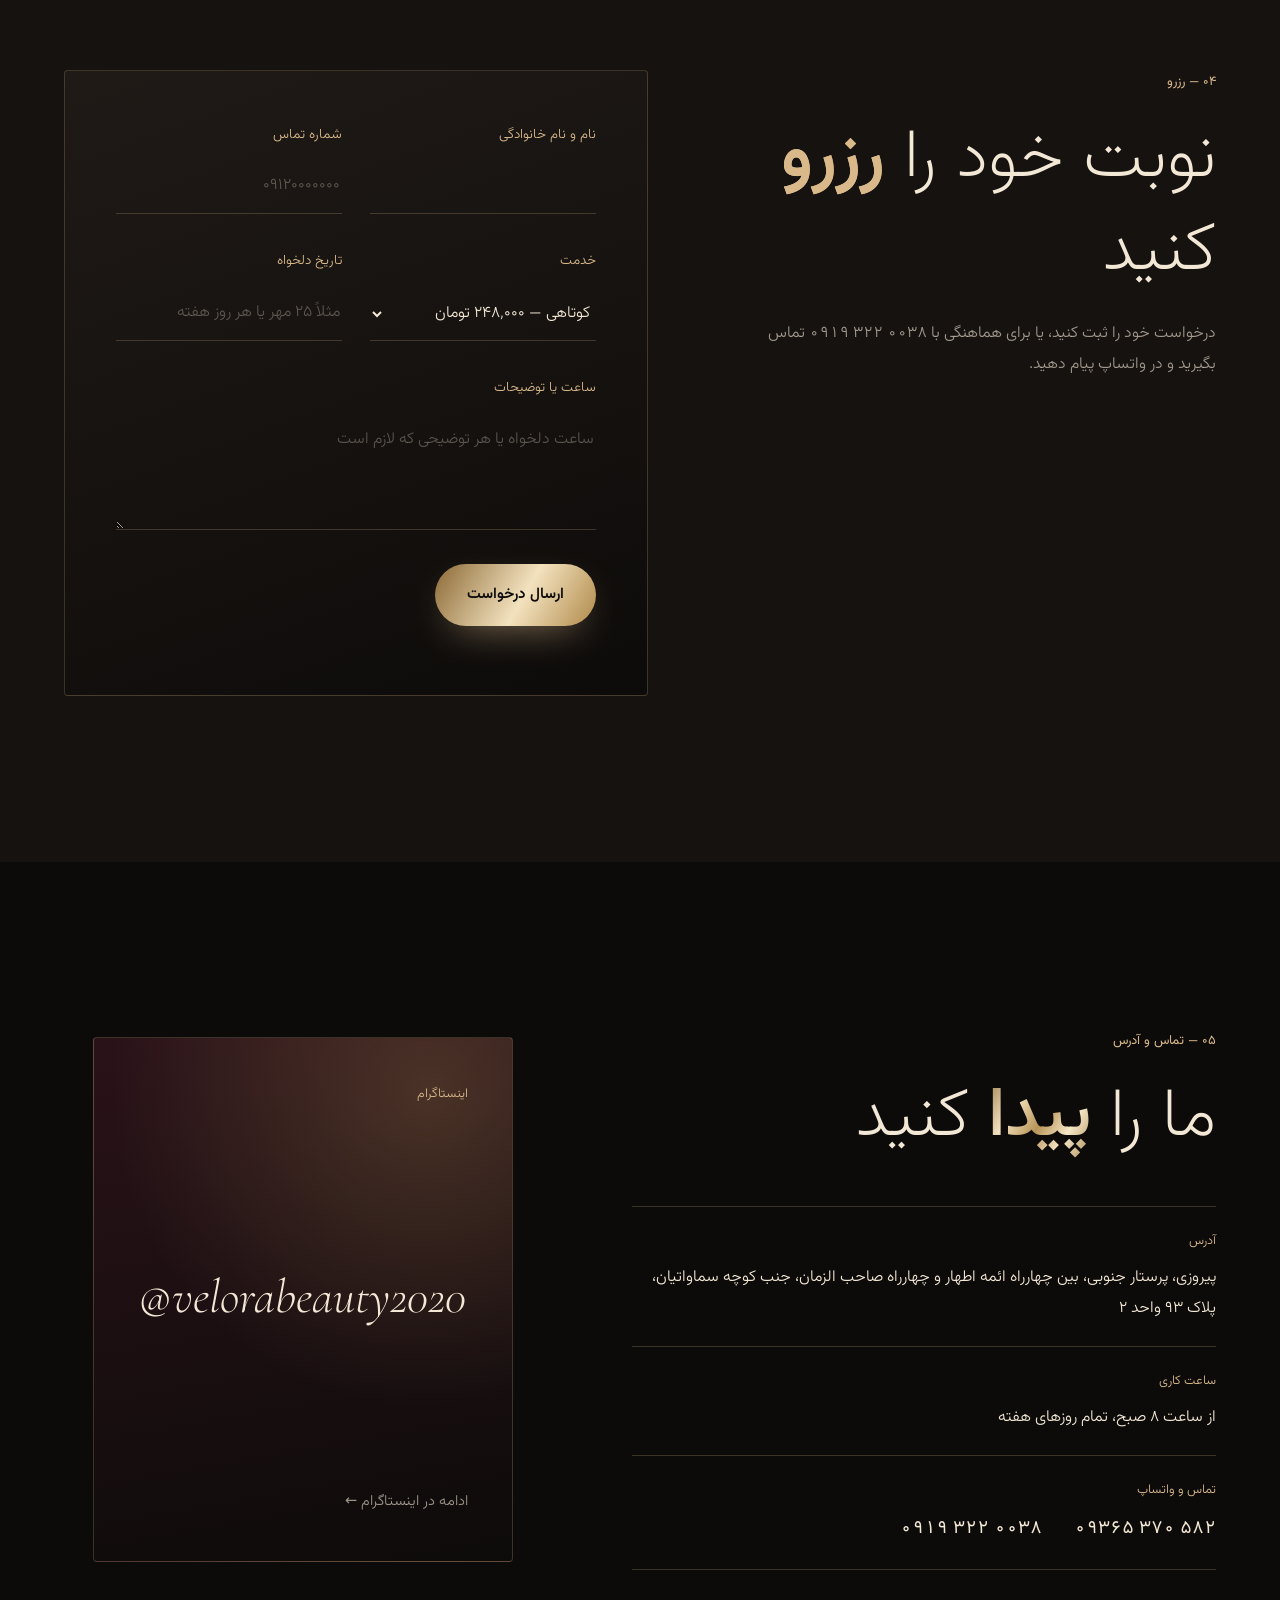
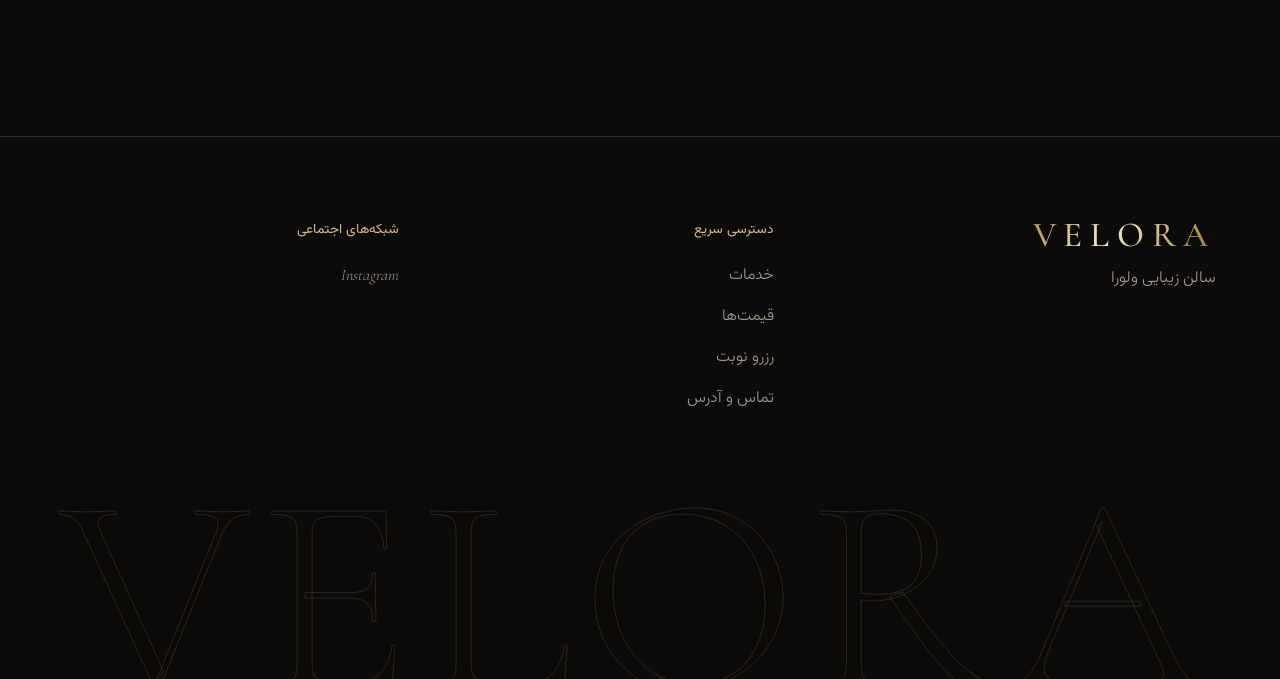
<file: velora-salon/velora-standalone.html>
<!doctype html>
<html lang="fa" dir="rtl">
<head>
  <meta charset="utf-8">
  <meta name="viewport" content="width=device-width, initial-scale=1">
  <title>ولورا | سالن زیبایی</title>
  <meta name="description" content="سالن زیبایی ولورا؛ کاشت و ترمیم ناخن، ابرو و مژه، رنگ و کوتاهی مو. تخفیف ویژه و به مدت محدود.">
  <meta name="theme-color" content="#0d0b0a">
  <meta name="robots" content="index, follow">
  <link rel="canonical" href="https://YOUR-DOMAIN.example/">

  <meta property="og:type" content="website">
  <meta property="og:locale" content="fa_IR">
  <meta property="og:site_name" content="ولورا">
  <meta property="og:title" content="ولورا | سالن زیبایی">
  <meta property="og:description" content="کاشت و ترمیم ناخن، ابرو و مژه، رنگ و کوتاهی مو. تخفیف ویژه و به مدت محدود.">
  <meta property="og:url" content="https://YOUR-DOMAIN.example/">
  <meta name="twitter:card" content="summary_large_image">

  <link rel="icon" href="data:image/svg+xml,%3Csvg xmlns='http://www.w3.org/2000/svg' viewBox='0 0 64 64'%3E%3Crect width='64' height='64' rx='16' fill='%230d0b0a'/%3E%3Cpath d='M18 18l14 28 14-28' fill='none' stroke='%23d9b98a' stroke-width='3.2' stroke-linejoin='round'/%3E%3C/svg%3E">

  <link rel="preconnect" href="https://fonts.googleapis.com">
  <link rel="preconnect" href="https://fonts.gstatic.com" crossorigin>
  <link href="https://fonts.googleapis.com/css2?family=Cormorant+Garamond:ital,wght@0,300;0,500;1,300;1,500&display=swap" rel="stylesheet">
  <link href="https://fonts.googleapis.com/css2?family=Vazirmatn:wght@200;300;400;600;800&display=swap" rel="stylesheet">
  <style>
/* ==========================================================================
   Velora — سالن زیبایی ولورا · طراحی لوکس (بدون تصویر، با گرافیک خطی)
   ========================================================================== */

:root {
  --noir: #0d0b0a;
  --noir-2: #161210;
  --noir-3: #1f1a16;
  --ivory: #f3e8d6;
  --ivory-2: #efe6d6;
  --plum: #2a1219;
  --champagne: #d9b98a;
  --gold: #b89457;
  --gold-deep: #8c6a36;
  --muted: rgba(243, 232, 214, 0.62);
  --hair: rgba(217, 185, 138, 0.22);

  --gutter: clamp(16px, 5vw, 88px);
  --ease: cubic-bezier(0.2, 0.7, 0.1, 1);
  --display: "Cormorant Garamond", Georgia, serif;
  --body: "Vazirmatn", Tahoma, system-ui, sans-serif;
  --gold-grad: linear-gradient(120deg, #8c6a36 0%, #f3e2bf 30%, #b89457 52%, #f6e7c6 72%, #9b7740 100%);
}

*,
*::before,
*::after {
  box-sizing: border-box;
}

html {
  scroll-behavior: smooth;
  -webkit-text-size-adjust: 100%;
}

body {
  margin: 0;
  background: var(--noir);
  color: var(--ivory);
  font-family: var(--body);
  font-weight: 300;
  line-height: 1.95;
  overflow-x: hidden;
  -webkit-font-smoothing: antialiased;
}

svg {
  display: block;
  max-width: 100%;
}

a {
  color: inherit;
  text-decoration: none;
}

button,
input,
select,
textarea {
  font: inherit;
  color: inherit;
}

button {
  cursor: pointer;
  background: none;
  border: 0;
  padding: 0;
}

:focus-visible {
  outline: 1px solid var(--champagne);
  outline-offset: 5px;
}

/* Latin type uses the display serif. Persian text is never letter-spaced. */
.latin {
  font-family: var(--display);
  font-style: italic;
  font-weight: 300;
  direction: ltr;
  unicode-bidi: isolate;
}

.latin-num {
  direction: ltr;
  unicode-bidi: isolate;
  font-variant-numeric: tabular-nums;
}

.eyebrow {
  margin: 0 0 18px;
  font-size: 0.82rem;
  font-weight: 400;
  color: var(--champagne);
}

.section {
  padding: clamp(96px, 13vw, 180px) var(--gutter);
}

.section-head {
  max-width: 720px;
  margin-bottom: clamp(44px, 6vw, 80px);
}

.section-head p:not(.eyebrow) {
  margin: 0;
  color: var(--muted);
}

.section-title {
  margin: 0 0 18px;
  font-size: clamp(2.4rem, 5.4vw, 4.4rem);
  line-height: 1.35;
  font-weight: 200;
}

.section-title em,
.hero-title em {
  font-style: normal;
  font-weight: 600;
  background: var(--gold-grad);
  -webkit-background-clip: text;
  background-clip: text;
  color: transparent;
}

/* ---------- Buttons ---------- */
.btn {
  display: inline-flex;
  align-items: center;
  gap: 10px;
  padding: 16px 32px;
  border-radius: 999px;
  font-size: 0.95rem;
  font-weight: 400;
  transition: background 0.5s var(--ease), color 0.5s var(--ease),
    border-color 0.5s var(--ease), transform 0.5s var(--ease), box-shadow 0.5s var(--ease);
}

.btn:hover {
  transform: translateY(-2px);
}

.btn-gold {
  background: var(--gold-grad);
  background-size: 200% 100%;
  color: var(--noir);
  font-weight: 600;
  box-shadow: 0 14px 40px -18px rgba(217, 185, 138, 0.8);
}

.btn-gold:hover {
  background-position: 100% 0;
  box-shadow: 0 18px 50px -16px rgba(217, 185, 138, 0.9);
}

.btn-line {
  border: 1px solid var(--hair);
  color: var(--ivory);
  background: transparent;
}

.btn-line:hover {
  border-color: var(--champagne);
  color: var(--champagne);
}

.btn-sm {
  padding: 11px 22px;
  font-size: 0.88rem;
}

/* ---------- Ambient glow that follows the pointer ---------- */
.glow {
  position: fixed;
  inset: 0;
  z-index: 0;
  pointer-events: none;
  background: radial-gradient(420px circle at var(--gx, 50%) var(--gy, 30%), rgba(184, 148, 87, 0.13), transparent 60%);
}

main,
.site-header,
.site-footer {
  position: relative;
  z-index: 1;
}

/* ---------- Header ---------- */
.site-header {
  position: fixed;
  inset: 0 0 auto;
  z-index: 50;
  display: flex;
  align-items: center;
  justify-content: space-between;
  gap: 24px;
  padding: 26px var(--gutter);
  transition: background-color 0.6s, backdrop-filter 0.6s, padding 0.6s, border-color 0.6s;
  border-bottom: 1px solid transparent;
}

.site-header.is-scrolled {
  padding-block: 16px;
  background: rgba(13, 11, 10, 0.82);
  -webkit-backdrop-filter: blur(16px);
  backdrop-filter: blur(16px);
  border-color: var(--hair);
}

.brand {
  display: flex;
  align-items: baseline;
  gap: 14px;
}

.brand-en {
  font-family: var(--display);
  font-size: 1.9rem;
  font-weight: 500;
  letter-spacing: 0.22em;
  text-transform: uppercase;
  background: var(--gold-grad);
  -webkit-background-clip: text;
  background-clip: text;
  color: transparent;
  line-height: 1;
}

.brand-fa {
  padding-inline-start: 14px;
  border-inline-start: 1px solid var(--hair);
  font-size: 0.95rem;
  font-weight: 300;
  color: var(--muted);
}

.nav {
  display: flex;
  gap: 40px;
  font-size: 0.9rem;
  font-weight: 300;
}

.nav a {
  position: relative;
  padding-block: 4px;
  color: var(--muted);
  transition: color 0.4s;
}

.nav a::after {
  content: "";
  position: absolute;
  inset-inline: 0;
  bottom: -3px;
  height: 1px;
  background: var(--champagne);
  transform: scaleX(0);
  transform-origin: right;
  transition: transform 0.6s var(--ease);
}

.nav a:hover {
  color: var(--ivory);
}

.nav a:hover::after {
  transform: scaleX(1);
}

/* ---------- Hero ---------- */
.hero {
  position: relative;
  min-height: 100svh;
  display: grid;
  grid-template-columns: 1.1fr 0.9fr;
  align-items: center;
  gap: clamp(32px, 5vw, 80px);
  padding: clamp(140px, 20vh, 190px) var(--gutter) 90px;
  overflow: hidden;
}

.hero::before {
  content: "";
  position: absolute;
  inset: 0;
  z-index: -1;
  background:
    radial-gradient(60% 55% at 85% 35%, rgba(42, 18, 25, 0.9), transparent 70%),
    radial-gradient(50% 50% at 5% 100%, rgba(140, 106, 54, 0.22), transparent 70%);
}

.hero-title {
  margin: 0 0 32px;
  font-size: clamp(3.4rem, 8.6vw, 8rem);
  line-height: 1.22;
  font-weight: 200;
}

.hero-title .line {
  display: block;
  overflow: hidden;
  padding-bottom: 0.1em;
}

.word {
  display: inline-block;
  transform: translateY(110%);
  animation: rise 1.2s var(--ease) forwards;
  animation-delay: calc(var(--d) * 120ms + 200ms);
}

.hero-sub {
  max-width: 500px;
  margin: 0 0 42px;
  font-size: 1.05rem;
  color: var(--muted);
}

.hero-sub strong {
  font-weight: 600;
  color: var(--champagne);
}

.hero-actions {
  display: flex;
  flex-wrap: wrap;
  gap: 16px;
}

/* ---------- Hero visual: orbit of gold rings + rotating service ring ---------- */
.hero-visual {
  justify-self: center;
  width: min(520px, 90vw);
  aspect-ratio: 1;
  transform: translate(calc(var(--mx, 0) * -18px), calc(var(--my, 0) * -18px));
  transition: transform 0.8s var(--ease);
}

.orbit {
  width: 100%;
  height: 100%;
  overflow: visible;
}

.orbit-rings {
  transform-origin: 200px 200px;
  animation: spin 60s linear infinite;
}

.orbit-rings ellipse {
  transform-box: view-box;
}

.ring-text {
  direction: ltr;
  font-family: var(--body);
  font-size: 15px;
  font-weight: 300;
  fill: var(--champagne);
  transform-origin: 200px 200px;
  animation: spin 40s linear infinite reverse;
}

.core-v {
  font-family: var(--display);
  font-style: italic;
  font-size: 58px;
  fill: var(--noir);
}

/* ---------- Marquee (outlined type, two rows in opposite directions) ---------- */
.marquee {
  position: relative;
  overflow: hidden;
  direction: ltr;
  padding: 26px 0;
  border-block: 1px solid var(--hair);
  white-space: nowrap;
}

.marquee-row {
  display: inline-flex;
  animation: marquee 46s linear infinite;
}

.marquee-row span {
  display: inline-flex;
  align-items: center;
  gap: 40px;
  padding-inline: 40px;
  font-size: clamp(2.2rem, 4.6vw, 3.8rem);
  font-weight: 200;
  color: transparent;
  -webkit-text-stroke: 1px rgba(217, 185, 138, 0.55);
  direction: rtl;
}

.marquee-row span::after {
  content: "";
  width: 9px;
  height: 9px;
  border-radius: 50%;
  background: var(--champagne);
  opacity: 0.6;
}

/* ---------- Lines slider (background shifts per slide) ---------- */
.lines {
  --accent-text: var(--accent, var(--champagne));
  background-color: var(--bg, var(--plum));
  color: var(--fg, var(--ivory));
  transition: background-color 1s var(--ease), color 1s var(--ease);
}

.lines .section-head p:not(.eyebrow) {
  color: inherit;
  opacity: 0.7;
}

.lines .eyebrow {
  color: var(--accent-text);
}

.lines-viewport {
  position: relative;
  overflow: hidden;
  touch-action: pan-y;
  cursor: grab;
}

.lines-viewport:active {
  cursor: grabbing;
}

.lines-track {
  display: flex;
  transition: transform 1s var(--ease);
  will-change: transform;
}

.lines-track.is-dragging {
  transition: none;
}

.line-slide {
  flex: 0 0 100%;
  min-width: 0;
  min-height: min(680px, 82svh);
  display: grid;
  grid-template-columns: 1.1fr 0.9fr;
  align-items: center;
  gap: clamp(32px, 6vw, 96px);
  padding-block: 32px;
  user-select: none;
}

.line-num {
  display: block;
  text-align: right;
  font-family: var(--display);
  font-size: clamp(5.5rem, 13vw, 11rem);
  font-weight: 300;
  line-height: 0.8;
  direction: ltr;
  color: transparent;
  -webkit-text-stroke: 1px var(--accent-text);
  opacity: 0.55;
}

.line-name {
  margin: 14px 0 0;
  font-size: clamp(3rem, 7vw, 6.4rem);
  font-weight: 200;
  line-height: 1.3;
}

.line-latin {
  margin: 0 0 22px;
  font-family: var(--display);
  font-style: italic;
  font-size: clamp(1.4rem, 2.6vw, 2rem);
  color: var(--accent-text);
}

.line-desc {
  max-width: 460px;
  margin: 0 0 28px;
  font-size: 1.08rem;
  opacity: 0.8;
}

.tags {
  display: flex;
  flex-wrap: wrap;
  gap: 12px;
  list-style: none;
  padding: 0;
  margin: 0 0 40px;
}

.tags li {
  padding: 8px 18px;
  border-radius: 999px;
  font-size: 0.9rem;
  border: 1px solid color-mix(in srgb, var(--accent-text) 45%, transparent);
}

.link-arrow {
  display: inline-flex;
  padding-bottom: 6px;
  font-weight: 400;
  border-bottom: 1px solid var(--accent-text);
  color: var(--accent-text);
}

/* Line-art: drawn in when a slide becomes active */
.line-art {
  justify-self: center;
  width: min(440px, 100%);
  aspect-ratio: 1;
  color: var(--accent-text);
  filter: drop-shadow(0 0 30px color-mix(in srgb, var(--accent-text) 25%, transparent));
}

.line-art svg {
  width: 100%;
  height: 100%;
  overflow: visible;
}

.line-art .draw path,
.line-art .draw circle {
  stroke-dasharray: 1;
  stroke-dashoffset: 1;
}

.line-slide.is-active .draw path,
.line-slide.is-active .draw circle {
  animation: draw 2.4s var(--ease) forwards;
}

.line-slide.is-active .draw path:nth-child(2) {
  animation-delay: 0.15s;
}

.line-slide.is-active .draw path:nth-child(3) {
  animation-delay: 0.3s;
}

.line-slide.is-active .draw path:nth-child(n + 4) {
  animation-delay: 0.45s;
}

.lines-controls {
  display: flex;
  flex-wrap: wrap;
  align-items: center;
  justify-content: space-between;
  gap: 24px;
  margin-top: 48px;
}

.lines-meta {
  flex: 1;
  max-width: 420px;
  display: flex;
  align-items: center;
  gap: 22px;
  min-width: 0;
}

.lines-count {
  font-family: var(--display);
  font-size: 1.2rem;
  white-space: nowrap;
  color: var(--accent-text);
}

.lines-progress {
  position: relative;
  flex: 1;
  height: 1px;
  background: color-mix(in srgb, currentColor 22%, transparent);
}

.lines-progress span {
  position: absolute;
  inset: 0;
  background: var(--accent-text);
  transform-origin: right;
  transition: transform 1s var(--ease);
}

.lines-buttons {
  display: flex;
  gap: 14px;
}

.round {
  width: 58px;
  height: 58px;
  display: grid;
  place-items: center;
  border-radius: 50%;
  border: 1px solid color-mix(in srgb, currentColor 35%, transparent);
  transition: background-color 0.5s, color 0.5s, border-color 0.5s, transform 0.5s var(--ease), opacity 0.3s;
}

.round svg {
  width: 20px;
  height: 20px;
}

.round:hover:not(:disabled) {
  background: var(--accent-text);
  border-color: var(--accent-text);
  color: var(--bg, var(--noir));
  transform: scale(1.06);
}

.round:disabled {
  opacity: 0.25;
  cursor: default;
}

/* ---------- Price ledger ---------- */
.prices {
  background: var(--ivory-2);
  color: var(--noir);
}

.prices .eyebrow {
  color: var(--gold-deep);
}

.prices .section-head p:not(.eyebrow) {
  color: rgba(13, 11, 10, 0.6);
}

.prices .section-title em {
  background: linear-gradient(120deg, #6e5226, #b89457 50%, #6e5226);
  -webkit-background-clip: text;
  background-clip: text;
}

.ledger {
  display: grid;
  grid-template-columns: repeat(3, 1fr);
  gap: clamp(28px, 4vw, 56px);
}

.ledger-title {
  margin: 0 0 22px;
  padding-bottom: 16px;
  font-size: 1.7rem;
  font-weight: 300;
  border-bottom: 1px solid rgba(140, 106, 54, 0.4);
  display: flex;
  align-items: baseline;
  gap: 14px;
}

.ledger-title .latin {
  font-size: 1.2rem;
  color: var(--gold-deep);
}

.ledger ul {
  list-style: none;
  padding: 0;
  margin: 0;
}

.ledger li + li {
  border-top: 1px solid rgba(140, 106, 54, 0.14);
}

.ledger a {
  display: grid;
  grid-template-columns: auto 1fr auto;
  align-items: baseline;
  gap: 14px;
  padding: 20px 0;
  transition: padding 0.5s var(--ease), color 0.4s;
}

.ledger a:hover {
  padding-inline-start: 10px;
  color: var(--gold-deep);
}

.ledger .svc {
  font-size: 1.15rem;
  font-weight: 400;
}

.ledger .leader {
  align-self: center;
  border-bottom: 1px dotted rgba(140, 106, 54, 0.6);
  min-width: 24px;
}

.ledger .price {
  font-size: 0.92rem;
  white-space: nowrap;
  color: #5c4520;
}

.ledger .price b {
  display: inline-block;
  font-size: 1.2rem;
  font-weight: 600;
  font-variant-numeric: tabular-nums;
  color: var(--noir);
}

/* ---------- Booking ---------- */
.booking {
  display: grid;
  grid-template-columns: 0.9fr 1.1fr;
  align-items: start;
  gap: clamp(40px, 7vw, 120px);
  background: var(--noir-2);
}

.booking-intro p:not(.eyebrow) {
  color: var(--muted);
}

.booking-intro em {
  font-style: normal;
  color: var(--champagne);
}

.booking-form {
  display: grid;
  grid-template-columns: 1fr 1fr;
  gap: 34px 28px;
  padding: clamp(28px, 4vw, 56px);
  border: 1px solid var(--hair);
  border-radius: 4px;
  background: linear-gradient(160deg, var(--noir-3), var(--noir));
}

.booking-form label {
  display: grid;
  gap: 10px;
  font-size: 0.85rem;
  color: var(--champagne);
}

.booking-form label.full {
  grid-column: 1 / -1;
}

.booking-form input,
.booking-form select,
.booking-form textarea {
  width: 100%;
  padding: 12px 2px;
  border: 0;
  border-bottom: 1px solid var(--hair);
  border-radius: 0;
  background: transparent;
  font-size: 1rem;
  color: var(--ivory);
  transition: border-color 0.4s;
}

.booking-form select option {
  background: var(--noir-3);
  color: var(--ivory);
}

.booking-form input[type="tel"] {
  direction: ltr;
  text-align: right;
}

.booking-form input:focus,
.booking-form select:focus,
.booking-form textarea:focus {
  outline: none;
  border-color: var(--champagne);
}

.booking-form input::placeholder,
.booking-form textarea::placeholder {
  color: rgba(243, 232, 214, 0.3);
}

.booking-form textarea {
  resize: vertical;
}

.form-foot {
  display: flex;
  flex-wrap: wrap;
  align-items: center;
  gap: 18px;
}

.form-status {
  flex-basis: 100%;
  margin: 0;
  font-size: 0.9rem;
  color: var(--muted);
}

.form-status.is-error {
  color: #e39a8a;
}

.form-foot .wa-link[hidden] {
  display: none;
}

/* ---------- Contact ---------- */
.contact {
  background: var(--noir);
}

.contact-grid {
  display: grid;
  grid-template-columns: 1.1fr 0.9fr;
  align-items: center;
  gap: clamp(40px, 7vw, 120px);
}

.contact-list {
  display: grid;
  gap: 0;
  list-style: none;
  padding: 0;
  margin: 40px 0 0;
}

.contact-list li {
  display: grid;
  gap: 8px;
  padding: 22px 0;
  border-top: 1px solid var(--hair);
}

.contact-list li:last-child {
  border-bottom: 1px solid var(--hair);
}

.contact-list .label {
  font-size: 0.8rem;
  color: var(--champagne);
}

.contact-list a {
  transition: color 0.4s;
}

.contact-list a:hover {
  color: var(--champagne);
}

.phones {
  display: flex;
  flex-wrap: wrap;
  gap: 8px 32px;
  font-size: 1.15rem;
  font-weight: 400;
}

.insta-card {
  justify-self: center;
  width: min(420px, 100%);
  aspect-ratio: 4 / 5;
  padding: 44px;
  display: flex;
  flex-direction: column;
  justify-content: space-between;
  border-radius: 4px;
  border: 1px solid var(--hair);
  background:
    radial-gradient(circle at 80% 10%, rgba(184, 148, 87, 0.25), transparent 55%),
    linear-gradient(170deg, var(--plum), var(--noir));
  transition: transform 0.7s var(--ease), border-color 0.7s;
}

.insta-card:hover {
  transform: translateY(-6px);
  border-color: var(--champagne);
}

.insta-kicker {
  font-size: 0.8rem;
  color: var(--champagne);
}

.insta-handle {
  font-size: clamp(2rem, 4.4vw, 3rem);
  font-weight: 300;
  line-height: 1.2;
  word-break: break-all;
}

.insta-go {
  font-size: 0.92rem;
  color: var(--muted);
}

/* ---------- Footer ---------- */
.site-footer {
  overflow: hidden;
  padding: 80px var(--gutter) 0;
  background: var(--noir);
  border-top: 1px solid var(--hair);
}

.footer-grid {
  display: grid;
  grid-template-columns: 1.2fr 1fr 1fr;
  gap: 40px;
  padding-bottom: 56px;
}

.footer-brand .brand-en {
  display: block;
  font-size: 2.2rem;
}

.footer-brand p {
  margin: 10px 0 0;
  color: var(--muted);
}

.footer-grid h4 {
  margin: 0 0 16px;
  font-size: 0.85rem;
  font-weight: 400;
  color: var(--champagne);
}

.footer-grid ul {
  display: grid;
  gap: 10px;
  list-style: none;
  padding: 0;
  margin: 0;
}

.footer-grid ul a {
  color: var(--muted);
  transition: color 0.4s;
}

.footer-grid ul a:hover {
  color: var(--champagne);
}

.footer-mark {
  margin: 0 0 -0.16em;
  font-family: var(--display);
  font-size: clamp(5rem, 22vw, 19rem);
  font-weight: 300;
  line-height: 0.9;
  text-align: center;
  white-space: nowrap;
  letter-spacing: 0.04em;
  color: transparent;
  -webkit-text-stroke: 1px rgba(217, 185, 138, 0.14);
  user-select: none;
}

/* ---------- Floating WhatsApp (desktop) and mobile action bar ---------- */
.wa-float {
  position: fixed;
  inset-inline-start: 22px;
  bottom: 22px;
  z-index: 60;
  display: grid;
  place-items: center;
  width: 56px;
  height: 56px;
  border-radius: 50%;
  background: var(--gold-grad);
  color: var(--noir);
  box-shadow: 0 16px 36px -12px rgba(217, 185, 138, 0.6);
  transition: transform 0.5s var(--ease);
}

.wa-float:hover {
  transform: translateY(-3px) scale(1.05);
}

.wa-float svg {
  width: 26px;
  height: 26px;
}

.mobile-bar {
  display: none;
  position: fixed;
  inset-inline: 12px;
  bottom: 12px;
  z-index: 60;
  grid-template-columns: repeat(3, 1fr);
  gap: 8px;
  padding: 8px;
  border-radius: 999px;
  border: 1px solid var(--hair);
  background: rgba(22, 18, 16, 0.92);
  -webkit-backdrop-filter: blur(14px);
  backdrop-filter: blur(14px);
}

.mb-btn {
  display: grid;
  place-items: center;
  padding: 12px 6px;
  border-radius: 999px;
  font-size: 0.92rem;
  font-weight: 400;
  color: var(--ivory);
}

.mb-btn.mb-primary {
  background: var(--gold-grad);
  color: var(--noir);
  font-weight: 600;
}

/* ---------- Reveal on scroll ---------- */
[data-reveal] {
  opacity: 0;
  transform: translateY(36px);
  transition: opacity 1.2s var(--ease), transform 1.2s var(--ease);
}

[data-reveal].is-in {
  opacity: 1;
  transform: none;
}

/* ---------- Keyframes ---------- */
@keyframes rise {
  to {
    transform: none;
  }
}

@keyframes spin {
  to {
    transform: rotate(360deg);
  }
}

@keyframes marquee {
  to {
    transform: translateX(-50%);
  }
}

@keyframes draw {
  to {
    stroke-dashoffset: 0;
  }
}

/* ---------- Responsive ---------- */
@media (max-width: 1024px) {
  .hero {
    grid-template-columns: 1fr;
    padding-top: 150px;
  }

  .hero-visual {
    width: min(400px, 80vw);
  }

  .booking,
  .contact-grid {
    grid-template-columns: 1fr;
  }

  .ledger {
    grid-template-columns: 1fr;
  }

  .footer-grid {
    grid-template-columns: 1fr 1fr;
  }
}

@media (max-width: 900px) {
  .nav {
    display: none;
  }

  .line-slide {
    grid-template-columns: 1fr;
    min-height: 0;
    align-content: center;
  }

  .line-art {
    order: -1;
    width: min(260px, 64vw);
  }
}

@media (max-width: 720px) {
  .site-header {
    padding-block: 18px;
  }

  .brand-en {
    font-size: 1.5rem;
  }

  .brand-fa {
    display: none;
  }

  .booking-form {
    grid-template-columns: 1fr;
  }

  .footer-grid {
    grid-template-columns: 1fr;
  }

  .lines-controls {
    justify-content: flex-start;
  }

  .lines-buttons {
    margin-inline-start: auto;
  }

  .insta-card {
    aspect-ratio: auto;
    min-height: 260px;
  }
}

/* ---------- Service guide and FAQ ---------- */
.guide {
  background: var(--noir-2);
  border-top: 1px solid var(--hair);
}

.guide-grid {
  display: grid;
  grid-template-columns: 1.2fr 0.8fr;
  gap: clamp(40px, 6vw, 96px);
  align-items: start;
}

.guide-item {
  border-top: 1px solid var(--hair);
}

.guide-item:last-child {
  border-bottom: 1px solid var(--hair);
}

.guide-item summary,
.faq-item summary {
  display: flex;
  justify-content: space-between;
  align-items: center;
  gap: 16px;
  padding: 22px 0;
  cursor: pointer;
  list-style: none;
  font-size: 1.1rem;
  font-weight: 400;
  transition: color 0.4s;
}

.guide-item summary::-webkit-details-marker,
.faq-item summary::-webkit-details-marker {
  display: none;
}

.guide-item summary::after,
.faq-item summary::after {
  content: "+";
  font-family: var(--display);
  font-size: 1.6rem;
  color: var(--champagne);
  transition: transform 0.5s var(--ease);
}

.guide-item[open] summary::after,
.faq-item[open] summary::after {
  transform: rotate(45deg);
}

.guide-item summary:hover {
  color: var(--champagne);
}

.guide-price {
  margin-inline-start: auto;
  font-size: 0.92rem;
  color: var(--champagne);
  white-space: nowrap;
}

.guide-body {
  padding: 0 0 26px;
}

.guide-body p,
.faq-item p {
  margin: 0 0 20px;
  color: var(--muted);
}

.guide-actions {
  display: flex;
  flex-wrap: wrap;
  gap: 12px;
}

.faq-title {
  margin: 0 0 24px;
  font-size: 1.7rem;
  font-weight: 300;
}

.faq-title em {
  font-style: normal;
  font-weight: 600;
  background: var(--gold-grad);
  -webkit-background-clip: text;
  background-clip: text;
  color: transparent;
}

.faq-item {
  border-top: 1px solid var(--hair);
}

.faq-item:last-child {
  border-bottom: 1px solid var(--hair);
}

.faq-item summary {
  font-size: 1rem;
}

@media (max-width: 1024px) {
  .guide-grid {
    grid-template-columns: 1fr;
  }
}

/* ---------- Morph gallery ---------- */
.gallery {
  background: var(--noir);
}

.morph {
  position: relative;
  height: min(78svh, 720px);
  min-height: 420px;
  overflow: hidden;
  border: 1px solid var(--hair);
  border-radius: 4px;
  background: var(--noir-3);
  touch-action: pan-y;
}

.morph:focus-visible {
  outline: 1px solid var(--champagne);
  outline-offset: 6px;
}

.morph canvas {
  position: absolute;
  inset: 0;
  width: 100%;
  height: 100%;
  opacity: 0;
  transition: opacity 0.8s var(--ease);
}

.morph canvas.is-ready {
  opacity: 1;
}

.morph-fallback {
  position: absolute;
  inset: 0;
}

.morph-fallback-img {
  position: absolute;
  inset: 0;
  width: 100%;
  height: 100%;
  object-fit: cover;
  transition: opacity 0.9s var(--ease);
}

.morph::after {
  content: "";
  position: absolute;
  inset-inline: 0;
  bottom: 0;
  height: 45%;
  pointer-events: none;
  background: linear-gradient(to top, rgba(13, 11, 10, 0.85), transparent);
}

.morph-arrow {
  position: absolute;
  top: 50%;
  z-index: 3;
  display: grid;
  place-items: center;
  width: 52px;
  height: 52px;
  border-radius: 50%;
  border: 1px solid rgba(217, 185, 138, 0.4);
  background: rgba(13, 11, 10, 0.45);
  color: var(--champagne);
  -webkit-backdrop-filter: blur(8px);
  backdrop-filter: blur(8px);
  transform: translateY(-50%);
  transition: background-color 0.4s, border-color 0.4s, transform 0.4s var(--ease);
}

.morph-arrow svg {
  width: 20px;
  height: 20px;
}

.morph-arrow:hover:not(:disabled) {
  background: var(--gold-grad);
  color: var(--noir);
  border-color: transparent;
}

.morph-prev {
  right: 20px;
}

.morph-next {
  left: 20px;
}

.morph-caption {
  position: absolute;
  inset-inline: 28px;
  bottom: 110px;
  z-index: 3;
  display: grid;
  gap: 4px;
}

.morph-num {
  font-family: var(--display);
  font-size: 1.15rem;
  color: var(--champagne);
}

.morph-title {
  font-size: clamp(1.8rem, 4vw, 3rem);
  font-weight: 200;
  line-height: 1.2;
}

.morph-sub {
  color: var(--muted);
  font-size: 0.95rem;
}

.morph-thumbs {
  position: absolute;
  inset-inline: 0;
  bottom: 22px;
  z-index: 3;
  display: flex;
  justify-content: center;
  gap: 10px;
  list-style: none;
  margin: 0;
  padding: 0;
}

.morph-thumbs button {
  display: block;
  width: 76px;
  height: 48px;
  padding: 0;
  overflow: hidden;
  border: 1px solid transparent;
  border-radius: 2px;
  opacity: 0.5;
  transition: opacity 0.4s, border-color 0.4s;
}

.morph-thumbs button[aria-current="true"] {
  opacity: 1;
  border-color: var(--champagne);
}

.morph-thumbs img {
  display: block;
  width: 100%;
  height: 100%;
  object-fit: cover;
}

@media (max-width: 560px) {
  .morph-thumbs {
    display: none;
  }

  .morph-caption {
    bottom: 40px;
  }

  .morph-arrow {
    width: 44px;
    height: 44px;
  }
}

/* Declared last so the phone layout overrides the base rules above */
@media (max-width: 720px) {
  .wa-float {
    display: none;
  }

  .mobile-bar {
    display: grid;
  }

  body {
    padding-bottom: 88px;
  }
}

/* ---------- Reduced motion ---------- */
@media (prefers-reduced-motion: reduce) {
  *,
  *::before,
  *::after {
    animation-duration: 0.01ms !important;
    animation-iteration-count: 1 !important;
    transition-duration: 0.01ms !important;
    scroll-behavior: auto !important;
  }

  [data-reveal] {
    opacity: 1;
    transform: none;
  }

  .line-art .draw path,
  .line-art .draw circle {
    stroke-dashoffset: 0;
  }
}

</style>

  <script type="application/ld+json">
  {
    "@context": "https://schema.org",
    "@type": "BeautySalon",
    "name": "ولورا",
    "alternateName": "Velora",
    "description": "سالن زیبایی ولورا؛ کاشت و ترمیم ناخن، ابرو و مژه، رنگ و کوتاهی مو.",
    "telephone": ["+989365370582", "+989193220038"],
    "address": {
      "@type": "PostalAddress",
      "streetAddress": "پیروزی، پرستار جنوبی، بین چهارراه ائمه اطهار و چهارراه صاحب الزمان، جنب کوچه سماواتیان، پلاک ۹۳ واحد ۲",
      "addressLocality": "تهران",
      "addressCountry": "IR"
    },
    "sameAs": ["https://www.instagram.com/velorabeauty2020/"]
  }
  </script>
</head>
<body>

  <div class="glow" aria-hidden="true"></div>

  <header class="site-header">
    <a href="#top" class="brand" aria-label="ولورا - صفحه اصلی">
      <span class="brand-en">Velora</span>
      <span class="brand-fa">ولورا</span>
    </a>
    <nav class="nav" aria-label="ناوبری اصلی">
      <a href="#lines">خدمات</a>
      <a href="#prices">قیمت‌ها</a>
      <a href="#contact">تماس</a>
    </nav>
    <a href="#booking" class="btn btn-gold btn-sm">رزرو نوبت</a>
  </header>

  <main id="top">

    <!-- ================= HERO ================= -->
    <section class="hero">
      <div class="hero-copy">
        <p class="eyebrow">سالن زیبایی · پیروزی</p>
        <h1 class="hero-title" aria-label="زیبایی را با درخشش تجربه کنید">
          <span class="line"><span class="word" style="--d:0">زیبایی را</span></span>
          <span class="line"><span class="word" style="--d:1">با <em>درخشش</em></span></span>
          <span class="line"><span class="word" style="--d:2">تجربه کنید</span></span>
        </h1>
        <p class="hero-sub">کاشت و ترمیم ناخن، ابرو و مژه، رنگ و کوتاهی مو. تمامی خدمات با <strong>تخفیف ویژه</strong> و به مدت محدود.</p>
        <div class="hero-actions">
          <a href="#booking" class="btn btn-gold">رزرو نوبت</a>
          <a href="#prices" class="btn btn-line">مشاهده قیمت‌ها</a>
        </div>
      </div>

      <div class="hero-visual" aria-hidden="true">
        <svg class="orbit" viewBox="0 0 400 400">
          <defs>
            <linearGradient id="gold" x1="0" y1="0" x2="1" y2="1">
              <stop offset="0" stop-color="#f3e2bf"/>
              <stop offset=".45" stop-color="#b89457"/>
              <stop offset="1" stop-color="#6e5226"/>
            </linearGradient>
            <path id="ringPath" d="M200,200 m-170,0 a170,170 0 1,1 340,0 a170,170 0 1,1 -340,0"/>
          </defs>
          <g class="orbit-rings" fill="none" stroke="url(#gold)" stroke-width="1">
            <ellipse cx="200" cy="200" rx="150" ry="58"/>
            <ellipse cx="200" cy="200" rx="150" ry="58" transform="rotate(60 200 200)"/>
            <ellipse cx="200" cy="200" rx="150" ry="58" transform="rotate(120 200 200)"/>
            <circle cx="200" cy="200" r="120" stroke-dasharray="2 6"/>
          </g>
          <text class="ring-text"><textPath href="#ringPath" startOffset="0">کاشت ناخن · رنگ ریشه · فیبروز ابرو · مژه موقت · ژلیش پا · رنگ‌ساژ · ترمیم ناخن · اصلاح ابرو · کوتاهی ·</textPath></text>
          <circle cx="200" cy="200" r="46" fill="url(#gold)"/>
          <text x="200" y="214" text-anchor="middle" class="core-v">V</text>
        </svg>
      </div>
    </section>

    <!-- ================= MARQUEE (outlined type) ================= -->
    <div class="marquee" aria-hidden="true">
      <div class="marquee-row">
        <span>کاشت ناخن</span><span>رنگ ریشه</span><span>فیبروز ابرو</span><span>مژه موقت</span><span>ژلیش پا</span><span>رنگ‌ساژ</span><span>ترمیم ناخن</span><span>اصلاح ابرو</span><span>کوتاهی</span>
        <span>کاشت ناخن</span><span>رنگ ریشه</span><span>فیبروز ابرو</span><span>مژه موقت</span><span>ژلیش پا</span><span>رنگ‌ساژ</span><span>ترمیم ناخن</span><span>اصلاح ابرو</span><span>کوتاهی</span>
      </div>
    </div>

    <!-- ================= LINES SLIDER ================= -->
    <section id="lines" class="lines section" aria-labelledby="lines-title">
      <header class="section-head" data-reveal>
        <p class="eyebrow">۰۱ — خطوط خدماتی</p>
        <h2 id="lines-title" class="section-title">سه خط، یک <em>سلیقه</em></h2>
        <p>هر خط با فضای رنگی خودش. با کشیدن یا دکمه‌ها جابه‌جا شوید.</p>
      </header>

      <div class="lines-viewport" tabindex="0" role="region" aria-roledescription="اسلایدر" aria-label="خطوط خدماتی">
        <div class="lines-track">

          <article class="line-slide" data-bg="#2a1219" data-fg="#f3e8d6" data-accent="#d9b98a">
            <div class="line-copy">
              <span class="line-num">01</span>
              <h3 class="line-name">مو</h3>
              <p class="line-latin">Hair</p>
              <p class="line-desc">رنگ ریشه، رنگ‌ساژ و کوتاهی، با تخفیف ویژه.</p>
              <ul class="tags"><li>رنگ ریشه</li><li>رنگ‌ساژ</li><li>کوتاهی</li></ul>
              <a href="#prices" class="link-arrow">قیمت‌های این خط</a>
            </div>
            <div class="line-art">
              <svg viewBox="0 0 300 300" fill="none" stroke="currentColor" stroke-width="1.4" stroke-linecap="round" class="draw">
                <path pathLength="1" d="M70 20 C 150 70, 40 120, 150 170 S 260 250, 180 290"/>
                <path pathLength="1" d="M120 10 C 210 70, 90 130, 200 180 S 280 240, 230 290"/>
                <path pathLength="1" d="M170 5 C 250 60, 160 130, 250 190 S 300 250, 270 295"/>
                <path pathLength="1" d="M30 60 C 110 100, 20 170, 110 210 S 190 270, 140 298"/>
                <path pathLength="1" d="M215 0 C 180 80, 290 120, 230 200 S 170 260, 200 300"/>
              </svg>
            </div>
          </article>

          <article class="line-slide" data-bg="#efe6d6" data-fg="#1d1714" data-accent="#8c6a36">
            <div class="line-copy">
              <span class="line-num">02</span>
              <h3 class="line-name">ناخن</h3>
              <p class="line-latin">Nails</p>
              <p class="line-desc">کاشت، ترمیم و ژلیش پا؛ با دقت در هر خط.</p>
              <ul class="tags"><li>کاشت ناخن</li><li>ترمیم ناخن</li><li>ژلیش پا</li></ul>
              <a href="#prices" class="link-arrow">قیمت‌های این خط</a>
            </div>
            <div class="line-art">
              <svg viewBox="0 0 300 300" fill="none" stroke="currentColor" stroke-width="1.4" stroke-linecap="round" class="draw">
                <path pathLength="1" d="M150 20 C 215 60, 232 150, 210 210 C 195 255, 170 282, 150 284 C 130 282, 105 255, 90 210 C 68 150, 85 60, 150 20 Z"/>
                <path pathLength="1" d="M150 60 C 190 100, 196 160, 180 205 C 170 236, 158 254, 150 256 C 142 254, 130 236, 120 205 C 104 160, 110 100, 150 60 Z"/>
                <path pathLength="1" d="M60 270 C 120 230, 190 236, 250 262"/>
                <circle pathLength="1" cx="150" cy="150" r="14"/>
              </svg>
            </div>
          </article>

          <article class="line-slide" data-bg="#0d0b0a" data-fg="#f3e8d6" data-accent="#d9b98a">
            <div class="line-copy">
              <span class="line-num">03</span>
              <h3 class="line-name">ابرو و مژه</h3>
              <p class="line-latin">Brows &amp; Lashes</p>
              <p class="line-desc">فیبروز و اصلاح ابرو، همراه با مژه موقت.</p>
              <ul class="tags"><li>فیبروز ابرو</li><li>اصلاح ابرو</li><li>مژه موقت</li></ul>
              <a href="#prices" class="link-arrow">قیمت‌های این خط</a>
            </div>
            <div class="line-art">
              <svg viewBox="0 0 300 300" fill="none" stroke="currentColor" stroke-width="1.4" stroke-linecap="round" class="draw">
                <path pathLength="1" d="M30 170 C 80 110, 200 100, 275 150"/>
                <path pathLength="1" d="M30 170 C 90 230, 210 230, 275 150"/>
                <path pathLength="1" d="M60 165 C 130 130, 200 128, 260 152"/>
                <path pathLength="1" d="M92 185 L 84 210"/>
                <path pathLength="1" d="M122 175 L 116 206"/>
                <path pathLength="1" d="M152 172 L 150 204"/>
                <path pathLength="1" d="M182 176 L 186 206"/>
                <path pathLength="1" d="M212 182 L 222 207"/>
                <circle pathLength="1" cx="152" cy="168" r="18"/>
              </svg>
            </div>
          </article>

        </div>
      </div>

      <div class="lines-controls">
        <div class="lines-meta">
          <span class="lines-count latin-num" aria-live="polite">۰۱ / ۰۳</span>
          <div class="lines-progress"><span></span></div>
        </div>
        <div class="lines-buttons">
          <button class="round" type="button" data-prev aria-label="خط قبلی">
            <svg viewBox="0 0 24 24" fill="none" stroke="currentColor" stroke-width="1.4" stroke-linecap="round" stroke-linejoin="round"><path d="M4 12h15M13 6l6 6-6 6"/></svg>
          </button>
          <button class="round" type="button" data-next aria-label="خط بعدی">
            <svg viewBox="0 0 24 24" fill="none" stroke="currentColor" stroke-width="1.4" stroke-linecap="round" stroke-linejoin="round"><path d="M20 12H5M11 6l-6 6 6 6"/></svg>
          </button>
        </div>
      </div>
    </section>

    <!-- ================= MORPH GALLERY ================= -->
    <section id="gallery" class="gallery section" aria-labelledby="gallery-title">
      <header class="section-head" data-reveal>
        <p class="eyebrow">گالری</p>
        <h2 id="gallery-title" class="section-title">نگاهی به <em>ولورا</em></h2>
        <p>گذار بین هر تصویر با دانه‌های نوری انجام می‌شود. با دکمه‌ها یا کشیدن جابه‌جا شوید.</p>
      </header>

      <div class="morph" data-morph tabindex="0" role="region" aria-roledescription="اسلایدر" aria-label="گالری ولورا">
        <canvas aria-hidden="true"></canvas>
        <div class="morph-fallback" hidden></div>

        <button class="morph-arrow morph-prev" type="button" aria-label="تصویر قبلی">
          <svg viewBox="0 0 24 24" fill="none" stroke="currentColor" stroke-width="1.4" stroke-linecap="round" stroke-linejoin="round" aria-hidden="true"><path d="M4 12h15M13 6l6 6-6 6"/></svg>
        </button>
        <button class="morph-arrow morph-next" type="button" aria-label="تصویر بعدی">
          <svg viewBox="0 0 24 24" fill="none" stroke="currentColor" stroke-width="1.4" stroke-linecap="round" stroke-linejoin="round" aria-hidden="true"><path d="M20 12H5M11 6l-6 6 6 6"/></svg>
        </button>

        <div class="morph-caption" aria-live="polite">
          <span class="morph-num latin-num">۰۱ / ۰۴</span>
          <span class="morph-title">مو</span>
          <span class="morph-sub">رنگ ریشه، رنگ‌ساژ و کوتاهی</span>
        </div>

        <ul class="morph-thumbs"></ul>
      </div>
    </section>

    <!-- ================= PRICE LEDGER ================= -->
    <section id="prices" class="prices section" aria-labelledby="prices-title">
      <header class="section-head" data-reveal>
        <p class="eyebrow">۰۲ — فهرست قیمت</p>
        <h2 id="prices-title" class="section-title">تخفیف <em>ویژه</em></h2>
        <p>تمامی خدمات به مدت محدود. روی هر خدمت بزنید تا در فرم رزرو انتخاب شود.</p>
      </header>

      <div class="ledger">
        <div class="ledger-group" data-reveal>
          <h3 class="ledger-title"><span class="latin">I.</span> مو</h3>
          <ul>
            <li><a href="#booking" data-service="کوتاهی"><span class="svc">کوتاهی</span><span class="leader"></span><span class="price"><b>۲۴۸٬۰۰۰</b> تومان</span></a></li>
            <li><a href="#booking" data-service="رنگ ریشه"><span class="svc">رنگ ریشه</span><span class="leader"></span><span class="price"><b>۴۹۸٬۰۰۰</b> تومان</span></a></li>
            <li><a href="#booking" data-service="رنگ‌ساژ"><span class="svc">رنگ‌ساژ</span><span class="leader"></span><span class="price"><b>۵۹۸٬۰۰۰</b> تومان</span></a></li>
          </ul>
        </div>

        <div class="ledger-group" data-reveal>
          <h3 class="ledger-title"><span class="latin">II.</span> ناخن</h3>
          <ul>
            <li><a href="#booking" data-service="کاشت ناخن"><span class="svc">کاشت ناخن</span><span class="leader"></span><span class="price"><b>۵۹۸٬۰۰۰</b> تومان</span></a></li>
            <li><a href="#booking" data-service="ترمیم ناخن"><span class="svc">ترمیم ناخن</span><span class="leader"></span><span class="price"><b>۴۴۸٬۰۰۰</b> تومان</span></a></li>
            <li><a href="#booking" data-service="ژلیش پا"><span class="svc">ژلیش پا</span><span class="leader"></span><span class="price"><b>۲۴۸٬۰۰۰</b> تومان</span></a></li>
          </ul>
        </div>

        <div class="ledger-group" data-reveal>
          <h3 class="ledger-title"><span class="latin">III.</span> ابرو و مژه</h3>
          <ul>
            <li><a href="#booking" data-service="فیبروز ابرو"><span class="svc">فیبروز ابرو</span><span class="leader"></span><span class="price"><b>۲٬۳۸۰٬۰۰۰</b> تومان</span></a></li>
            <li><a href="#booking" data-service="اصلاح ابرو"><span class="svc">اصلاح ابرو</span><span class="leader"></span><span class="price"><b>۲۴۸٬۰۰۰</b> تومان</span></a></li>
            <li><a href="#booking" data-service="مژه موقت"><span class="svc">مژه موقت</span><span class="leader"></span><span class="price"><b>۳۴۸٬۰۰۰</b> تومان</span></a></li>
          </ul>
        </div>
      </div>
    </section>

    <!-- ================= SERVICE GUIDE ================= -->
    <section id="guide" class="guide section" aria-labelledby="guide-title">
      <header class="section-head" data-reveal>
        <p class="eyebrow">۰۳ — راهنمای خدمات</p>
        <h2 id="guide-title" class="section-title">هر خدمت را <em>بشناسید</em></h2>
        <p>برای دیدن توضیح هر خدمت روی آن بزنید. برای پرسیدن زمان خالی، مستقیم در واتساپ پیام دهید.</p>
      </header>

      <div class="guide-grid">
        <div class="guide-list" data-reveal>
          <details class="guide-item" open>
            <summary><span>کوتاهی</span><span class="guide-price">۲۴۸٬۰۰۰ تومان</span></summary>
            <div class="guide-body">
              <p>کوتاهی و فرم‌دهی مو متناسب با چهره و بافت موی شما.</p>
              <div class="guide-actions">
                <a href="#booking" class="btn btn-gold btn-sm" data-service="کوتاهی">رزرو این خدمت</a>
                <a href="#" class="btn btn-line btn-sm" data-wa-service="کوتاهی" target="_blank" rel="noopener">پیام در واتساپ</a>
              </div>
            </div>
          </details>

          <details class="guide-item">
            <summary><span>رنگ ریشه</span><span class="guide-price">۴۹۸٬۰۰۰ تومان</span></summary>
            <div class="guide-body">
              <p>رنگ کردن ریشه‌های سفید یا رشدیافته برای یکدست‌شدن رنگ مو.</p>
              <div class="guide-actions">
                <a href="#booking" class="btn btn-gold btn-sm" data-service="رنگ ریشه">رزرو این خدمت</a>
                <a href="#" class="btn btn-line btn-sm" data-wa-service="رنگ ریشه" target="_blank" rel="noopener">پیام در واتساپ</a>
              </div>
            </div>
          </details>

          <details class="guide-item">
            <summary><span>رنگ‌ساژ</span><span class="guide-price">۵۹۸٬۰۰۰ تومان</span></summary>
            <div class="guide-body">
              <p>تازه‌کردن و درخشان‌کردن رنگ موجود مو، با حالتی ملایم‌تر از رنگ کامل.</p>
              <div class="guide-actions">
                <a href="#booking" class="btn btn-gold btn-sm" data-service="رنگ‌ساژ">رزرو این خدمت</a>
                <a href="#" class="btn btn-line btn-sm" data-wa-service="رنگ‌ساژ" target="_blank" rel="noopener">پیام در واتساپ</a>
              </div>
            </div>
          </details>

          <details class="guide-item">
            <summary><span>کاشت ناخن</span><span class="guide-price">۵۹۸٬۰۰۰ تومان</span></summary>
            <div class="guide-body">
              <p>ساختن یا بلندکردن ناخن با ژل برای ظاهری مرتب و ماندگار.</p>
              <div class="guide-actions">
                <a href="#booking" class="btn btn-gold btn-sm" data-service="کاشت ناخن">رزرو این خدمت</a>
                <a href="#" class="btn btn-line btn-sm" data-wa-service="کاشت ناخن" target="_blank" rel="noopener">پیام در واتساپ</a>
              </div>
            </div>
          </details>

          <details class="guide-item">
            <summary><span>ترمیم ناخن</span><span class="guide-price">۴۴۸٬۰۰۰ تومان</span></summary>
            <div class="guide-body">
              <p>اصلاح ناخن شکسته یا آسیب‌دیده با پرکردن و تقویت آن.</p>
              <div class="guide-actions">
                <a href="#booking" class="btn btn-gold btn-sm" data-service="ترمیم ناخن">رزرو این خدمت</a>
                <a href="#" class="btn btn-line btn-sm" data-wa-service="ترمیم ناخن" target="_blank" rel="noopener">پیام در واتساپ</a>
              </div>
            </div>
          </details>

          <details class="guide-item">
            <summary><span>ژلیش پا</span><span class="guide-price">۲۴۸٬۰۰۰ تومان</span></summary>
            <div class="guide-body">
              <p>لاک ژلی ماندگار برای ناخن پا.</p>
              <div class="guide-actions">
                <a href="#booking" class="btn btn-gold btn-sm" data-service="ژلیش پا">رزرو این خدمت</a>
                <a href="#" class="btn btn-line btn-sm" data-wa-service="ژلیش پا" target="_blank" rel="noopener">پیام در واتساپ</a>
              </div>
            </div>
          </details>

          <details class="guide-item">
            <summary><span>فیبروز ابرو</span><span class="guide-price">۲٬۳۸۰٬۰۰۰ تومان</span></summary>
            <div class="guide-body">
              <p>فرم‌دهی ابرو با تکنیک فیبروز برای ظاهری مرتب و پرپشت‌تر.</p>
              <div class="guide-actions">
                <a href="#booking" class="btn btn-gold btn-sm" data-service="فیبروز ابرو">رزرو این خدمت</a>
                <a href="#" class="btn btn-line btn-sm" data-wa-service="فیبروز ابرو" target="_blank" rel="noopener">پیام در واتساپ</a>
              </div>
            </div>
          </details>

          <details class="guide-item">
            <summary><span>اصلاح ابرو</span><span class="guide-price">۲۴۸٬۰۰۰ تومان</span></summary>
            <div class="guide-body">
              <p>مرتب‌کردن و فرم‌دادن ابرو متناسب با شکل صورت.</p>
              <div class="guide-actions">
                <a href="#booking" class="btn btn-gold btn-sm" data-service="اصلاح ابرو">رزرو این خدمت</a>
                <a href="#" class="btn btn-line btn-sm" data-wa-service="اصلاح ابرو" target="_blank" rel="noopener">پیام در واتساپ</a>
              </div>
            </div>
          </details>

          <details class="guide-item">
            <summary><span>مژه موقت</span><span class="guide-price">۳۴۸٬۰۰۰ تومان</span></summary>
            <div class="guide-body">
              <p>اکستنشن مژه با ماندگاری موقت برای نگاهی پرکشش‌تر.</p>
              <div class="guide-actions">
                <a href="#booking" class="btn btn-gold btn-sm" data-service="مژه موقت">رزرو این خدمت</a>
                <a href="#" class="btn btn-line btn-sm" data-wa-service="مژه موقت" target="_blank" rel="noopener">پیام در واتساپ</a>
              </div>
            </div>
          </details>
        </div>

        <div class="faq" data-reveal>
          <h3 class="faq-title">سؤال‌های <em>متداول</em></h3>
          <details class="faq-item">
            <summary>برای رزرو چه کار باید بکنم؟</summary>
            <p>فرم رزرو را پر کنید یا مستقیم در واتساپ پیام دهید. زمان خالی را با شما هماهنگ می‌کنیم.</p>
          </details>
          <details class="faq-item">
            <summary>ساعت کاری سالن چیست؟</summary>
            <p>از ساعت ۸ صبح، تمام روزهای هفته.</p>
          </details>
          <details class="faq-item">
            <summary>می‌توانم نوبتم را تغییر دهم؟</summary>
            <p>بله. برای تغییر زمان با ما در واتساپ یا تلفن تماس بگیرید.</p>
          </details>
          <details class="faq-item">
            <summary>تخفیف ویژه تا چه زمانی است؟</summary>
            <p>تخفیف به مدت محدود است. برای اطلاع از زمان دقیق پایان تخفیف با ما تماس بگیرید.</p>
          </details>
        </div>
      </div>
    </section>

    <!-- ================= BOOKING ================= -->
    <section id="booking" class="booking section" aria-labelledby="booking-title">
      <div class="booking-intro" data-reveal>
        <p class="eyebrow">۰۴ — رزرو</p>
        <h2 id="booking-title" class="section-title">نوبت خود را <em>رزرو</em> کنید</h2>
        <p>درخواست خود را ثبت کنید، یا برای هماهنگی با <span class="latin-num">۰۹۱۹ ۳۲۲ ۰۰۳۸</span> تماس بگیرید و در واتساپ پیام دهید.</p>
      </div>

      <form id="booking-form" class="booking-form" novalidate data-reveal>
        <label>
          نام و نام خانوادگی
          <input name="name" autocomplete="name" required>
        </label>
        <label>
          شماره تماس
          <input name="phone" type="tel" inputmode="tel" autocomplete="tel" placeholder="۰۹۱۲۰۰۰۰۰۰۰" required>
        </label>
        <label>
          خدمت
          <select name="service">
            <option value="کوتاهی">کوتاهی — ۲۴۸٬۰۰۰ تومان</option>
            <option value="رنگ ریشه">رنگ ریشه — ۴۹۸٬۰۰۰ تومان</option>
            <option value="رنگ‌ساژ">رنگ‌ساژ — ۵۹۸٬۰۰۰ تومان</option>
            <option value="کاشت ناخن">کاشت ناخن — ۵۹۸٬۰۰۰ تومان</option>
            <option value="ترمیم ناخن">ترمیم ناخن — ۴۴۸٬۰۰۰ تومان</option>
            <option value="ژلیش پا">ژلیش پا — ۲۴۸٬۰۰۰ تومان</option>
            <option value="فیبروز ابرو">فیبروز ابرو — ۲٬۳۸۰٬۰۰۰ تومان</option>
            <option value="اصلاح ابرو">اصلاح ابرو — ۲۴۸٬۰۰۰ تومان</option>
            <option value="مژه موقت">مژه موقت — ۳۴۸٬۰۰۰ تومان</option>
            <option value="سایر">سایر (در توضیحات بنویسید)</option>
          </select>
        </label>
        <label>
          تاریخ دلخواه
          <input name="date" type="text" placeholder="مثلاً ۲۵ مهر یا هر روز هفته">
        </label>
        <label class="full">
          ساعت یا توضیحات
          <textarea name="note" rows="3" placeholder="ساعت دلخواه یا هر توضیحی که لازم است"></textarea>
        </label>
        <div class="full form-foot">
          <button class="btn btn-gold" type="submit">ارسال درخواست</button>
          <a class="btn btn-line wa-link" href="#" target="_blank" rel="noopener" hidden>ادامه در واتساپ</a>
          <p class="form-status" role="status" aria-live="polite"></p>
        </div>
      </form>
    </section>

    <!-- ================= CONTACT ================= -->
    <section id="contact" class="contact section" aria-labelledby="contact-title">
      <div class="contact-grid">
        <div data-reveal>
          <p class="eyebrow">۰۵ — تماس و آدرس</p>
          <h2 id="contact-title" class="section-title">ما را <em>پیدا</em> کنید</h2>
          <ul class="contact-list">
            <li>
              <span class="label">آدرس</span>
              <span>پیروزی، پرستار جنوبی، بین چهارراه ائمه اطهار و چهارراه صاحب الزمان، جنب کوچه سماواتیان، پلاک ۹۳ واحد ۲</span>
            </li>
            <li>
              <span class="label">ساعت کاری</span>
              <span>از ساعت ۸ صبح، تمام روزهای هفته</span>
            </li>
            <li>
              <span class="label">تماس و واتساپ</span>
              <span class="phones">
                <a href="tel:+989365370582" class="latin-num">۰۹۳۶۵ ۳۷۰ ۵۸۲</a>
                <a href="tel:+989193220038" class="latin-num">۰۹۱۹ ۳۲۲ ۰۰۳۸</a>
              </span>
            </li>
          </ul>
        </div>

        <a class="insta-card" href="https://www.instagram.com/velorabeauty2020/" target="_blank" rel="noopener" data-reveal>
          <span class="insta-kicker">اینستاگرام</span>
          <span class="insta-handle latin">@velorabeauty2020</span>
          <span class="insta-go">ادامه در اینستاگرام ←</span>
        </a>
      </div>
    </section>

  </main>

  <!-- ================= FOOTER ================= -->
  <footer class="site-footer">
    <div class="footer-grid">
      <div class="footer-brand">
        <span class="brand-en">Velora</span>
        <p>سالن زیبایی ولورا</p>
      </div>
      <nav aria-label="پیوندهای فوتر">
        <h4>دسترسی سریع</h4>
        <ul>
          <li><a href="#lines">خدمات</a></li>
          <li><a href="#prices">قیمت‌ها</a></li>
          <li><a href="#booking">رزرو نوبت</a></li>
          <li><a href="#contact">تماس و آدرس</a></li>
        </ul>
      </nav>
      <div>
        <h4>شبکه‌های اجتماعی</h4>
        <ul>
          <li><a href="https://www.instagram.com/velorabeauty2020/" target="_blank" rel="noopener" class="latin">Instagram</a></li>
        </ul>
      </div>
    </div>
    <p class="footer-mark" aria-hidden="true">VELORA</p>
  </footer>

  <a class="wa-float" href="https://wa.me/989193220038" target="_blank" rel="noopener" aria-label="پیام در واتساپ">
    <svg viewBox="0 0 24 24" fill="none" stroke="currentColor" stroke-width="1.5" stroke-linecap="round" stroke-linejoin="round" aria-hidden="true"><path d="M20 11.5a8 8 0 0 1-11.7 7.1L4 20l1.5-4.2A8 8 0 1 1 20 11.5z"/><path d="M9 10.5c.3 1.9 1.7 3.6 3.6 4.4l1.2-1.2 1.6.6"/></svg>
  </a>

  <nav class="mobile-bar" aria-label="اقدام سریع">
    <a href="#booking" class="mb-btn mb-primary">رزرو نوبت</a>
    <a href="https://wa.me/989193220038" target="_blank" rel="noopener" class="mb-btn">واتساپ</a>
    <a href="tel:+989193220038" class="mb-btn">تماس</a>
  </nav>

<script>
/* Morph Gallery — dependency-free port of components/ui/morph-gallery.tsx.
 * Slides dissolve through fbm noise in a single WebGL pass. Falls back to a
 * DOM opacity cross-fade when WebGL is unavailable or a texture fails.
 * Exposes window.MorphGallery.create(root, options). */
(() => {
  const VERT = `
attribute vec2 a_position;
varying vec2 v_uv;
void main() {
  v_uv = a_position * 0.5 + 0.5;
  gl_Position = vec4(a_position, 0.0, 1.0);
}
`;

  const FRAG = `
precision highp float;

uniform sampler2D u_from;
uniform sampler2D u_to;
uniform float u_progress;
uniform vec2 u_resolution;
uniform float u_fromAspect;
uniform float u_toAspect;
uniform float u_scale;
uniform float u_direction;
uniform float u_edge;
uniform float u_drift;

varying vec2 v_uv;

vec3 permute(vec3 x) {
  return mod(((x * 34.0) + 1.0) * x, 289.0);
}

float snoise(vec2 v) {
  const vec4 C = vec4(
    0.211324865405187,
    0.366025403784439,
   -0.577350269189626,
    0.024390243902439
  );
  vec2 i  = floor(v + dot(v, C.yy));
  vec2 x0 = v - i + dot(i, C.xx);
  vec2 i1 = (x0.x > x0.y) ? vec2(1.0, 0.0) : vec2(0.0, 1.0);
  vec4 x12 = x0.xyxy + C.xxzz;
  x12.xy -= i1;
  i = mod(i, 289.0);
  vec3 p = permute(
    permute(i.y + vec3(0.0, i1.y, 1.0)) + i.x + vec3(0.0, i1.x, 1.0)
  );
  vec3 m = max(0.5 - vec3(dot(x0, x0), dot(x12.xy, x12.xy), dot(x12.zw, x12.zw)), 0.0);
  m = m * m;
  m = m * m;
  vec3 x  = 2.0 * fract(p * C.www) - 1.0;
  vec3 h  = abs(x) - 0.5;
  vec3 ox = floor(x + 0.5);
  vec3 a0 = x - ox;
  m *= 1.79284291400159 - 0.85373472095314 * (a0 * a0 + h * h);
  vec3 g;
  g.x  = a0.x  * x0.x  + h.x  * x0.y;
  g.yz = a0.yz * x12.xz + h.yz * x12.yw;
  return 130.0 * dot(m, g);
}

float fbm(vec2 v) {
  float value = 0.0;
  float amplitude = 0.5;
  for (int i = 0; i < 5; i++) {
    value += amplitude * snoise(v);
    v *= 2.0;
    amplitude *= 0.5;
  }
  return value;
}

vec2 mirror(vec2 uv) {
  return 1.0 - abs(1.0 - mod(uv, 2.0));
}

vec2 coverUV(vec2 uv, float imgAspect) {
  float canvasAspect = u_resolution.x / u_resolution.y;
  vec2 scale = (canvasAspect > imgAspect)
    ? vec2(1.0, imgAspect / canvasAspect)
    : vec2(canvasAspect / imgAspect, 1.0);
  return mirror((uv - 0.5) * scale + 0.5);
}

void main() {
  float adjusted = u_progress * (1.0 + 2.0 * u_edge) - u_edge;

  float noise = fbm(v_uv * u_scale + vec2(0.0, u_progress * u_direction)) * 0.5 + 0.5;
  noise = smoothstep(
    0.0,
    2.0,
    length(texture2D(u_to, coverUV(v_uv, u_toAspect)).rgb) + noise
  );

  float mixFactor = 1.0 - smoothstep(adjusted - u_edge, adjusted + u_edge, noise);

  vec2 fromUV = coverUV(
    v_uv + vec2(0.0, noise * u_progress * u_drift * u_direction),
    u_fromAspect
  );
  vec2 toUV = coverUV(
    v_uv + vec2(0.0, noise * (1.0 - u_progress) * -0.5 * u_drift * u_direction),
    u_toAspect
  );

  gl_FragColor = mix(texture2D(u_from, fromUV), texture2D(u_to, toUV), mixFactor);
}
`;

  const wrapIndex = (i, n, loop) => {
    if (n <= 0) return 0;
    return loop ? ((i % n) + n) % n : Math.min(Math.max(i, 0), n - 1);
  };

  const easeInOutQuint = (t) => {
    const x = Math.min(Math.max(t, 0), 1);
    return x < 0.5 ? 16 * x ** 5 : 1 - (-2 * x + 2) ** 5 / 2;
  };

  const compile = (gl, type, src) => {
    const shader = gl.createShader(type);
    gl.shaderSource(shader, src);
    gl.compileShader(shader);
    if (!gl.getShaderParameter(shader, gl.COMPILE_STATUS)) {
      const log = gl.getShaderInfoLog(shader);
      gl.deleteShader(shader);
      throw new Error("shader compile failed: " + log);
    }
    return shader;
  };

  const link = (gl) => {
    const vert = compile(gl, gl.VERTEX_SHADER, VERT);
    const frag = compile(gl, gl.FRAGMENT_SHADER, FRAG);
    const program = gl.createProgram();
    gl.attachShader(program, vert);
    gl.attachShader(program, frag);
    gl.linkProgram(program);
    gl.deleteShader(vert);
    gl.deleteShader(frag);
    if (!gl.getProgramParameter(program, gl.LINK_STATUS)) {
      const log = gl.getProgramInfoLog(program);
      gl.deleteProgram(program);
      throw new Error("program link failed: " + log);
    }
    return program;
  };

  /**
   * items: [{ source: HTMLImageElement | HTMLCanvasElement, alt, thumb? }]
   * Images must be same-origin or CORS-enabled to be uploaded to WebGL.
   */
  const create = (root, items, opts = {}) => {
    const cfg = {
      duration: 1500,
      noiseScale: 3.5,
      edge: 0.15,
      drift: 0.5,
      loop: true,
      autoplay: 0,
      defaultIndex: 0,
      onChange: null,
      ...opts,
    };
    const n = items.length;
    const reduced = matchMedia("(prefers-reduced-motion: reduce)").matches;
    let active = wrapIndex(cfg.defaultIndex, n, cfg.loop);
    let paused = false;
    let timer = 0;

    const canvas = root.querySelector("canvas");
    const fallback = root.querySelector(".morph-fallback");

    // ---- WebGL ---------------------------------------------------------------
    let gl = null;
    let program = null;
    let buffer = null;
    const textures = items.map(() => null);
    const aspects = items.map(() => 1);
    let uniforms = {};
    let raf = 0;
    let from = active;
    let to = active;
    let progress = 1;
    let startedAt = 0;
    let direction = 1;
    let request = null;
    let previous = active;

    const showFallback = () => {
      if (canvas) canvas.hidden = true;
      if (!fallback) return;
      fallback.hidden = false;
      fallback.innerHTML = "";
      items.forEach((item, i) => {
        const img = document.createElement("img");
        img.src = item.src || item.source.toDataURL();
        img.alt = item.alt || "";
        img.className = "morph-fallback-img";
        img.style.opacity = i === active ? "1" : "0";
        fallback.appendChild(img);
      });
      root.classList.add("is-fallback");
    };

    const resize = () => {
      const dpr = Math.min(window.devicePixelRatio || 1, 2);
      const w = Math.round(canvas.clientWidth * dpr);
      const h = Math.round(canvas.clientHeight * dpr);
      if (!w || !h || (canvas.width === w && canvas.height === h)) return;
      canvas.width = w;
      canvas.height = h;
      gl.viewport(0, 0, w, h);
    };

    const pick = (i) => textures[i] || textures.find(Boolean) || null;

    const draw = () => {
      const pending = request;
      if (pending) {
        request = null;
        from = pending.from;
        to = pending.to;
        progress = 0;
        startedAt = performance.now();
        // The shortest way round, so a wrap drifts forward like any other step.
        const forward = cfg.loop
          ? ((pending.to - pending.from + n) % n) * 2 <= n
          : pending.to > pending.from;
        direction = forward ? 1 : -1;
      }

      if (progress < 1) {
        const span = reduced ? 0 : Math.max(cfg.duration, 1);
        const elapsed = performance.now() - startedAt;
        progress = span === 0 ? 1 : easeInOutQuint(Math.min(elapsed / span, 1));
      }

      const fromTex = pick(from);
      const toTex = pick(to);
      if (!fromTex || !toTex) return;

      gl.activeTexture(gl.TEXTURE0);
      gl.bindTexture(gl.TEXTURE_2D, fromTex);
      gl.uniform1i(uniforms.from, 0);
      gl.activeTexture(gl.TEXTURE1);
      gl.bindTexture(gl.TEXTURE_2D, toTex);
      gl.uniform1i(uniforms.to, 1);

      gl.uniform1f(uniforms.progress, progress);
      gl.uniform2f(uniforms.resolution, canvas.width, canvas.height);
      gl.uniform1f(uniforms.fromAspect, aspects[from] || 1);
      gl.uniform1f(uniforms.toAspect, aspects[to] || 1);
      gl.uniform1f(uniforms.scale, cfg.noiseScale);
      gl.uniform1f(uniforms.direction, direction);
      gl.uniform1f(uniforms.edge, Math.max(cfg.edge, 0.001));
      gl.uniform1f(uniforms.drift, cfg.drift);
      gl.drawArrays(gl.TRIANGLE_STRIP, 0, 4);
    };

    const frame = () => {
      if (!document.hidden) draw();
      raf = requestAnimationFrame(frame);
    };

    const initWebGL = () => {
      gl = canvas.getContext("webgl", { alpha: false, antialias: false });
      if (!gl) return false;

      program = link(gl);
      gl.useProgram(program);

      buffer = gl.createBuffer();
      gl.bindBuffer(gl.ARRAY_BUFFER, buffer);
      gl.bufferData(gl.ARRAY_BUFFER, new Float32Array([-1, -1, 1, -1, -1, 1, 1, 1]), gl.STATIC_DRAW);
      const loc = gl.getAttribLocation(program, "a_position");
      gl.enableVertexAttribArray(loc);
      gl.vertexAttribPointer(loc, 2, gl.FLOAT, false, 0, 0);

      ["from", "to", "progress", "resolution", "fromAspect", "toAspect", "scale", "direction", "edge", "drift"]
        .forEach((name) => { uniforms[name] = gl.getUniformLocation(program, "u_" + name); });

      gl.pixelStorei(gl.UNPACK_FLIP_Y_WEBGL, true);

      // Upload each texture as it becomes available; the loop starts on the first one.
      let running = false;
      items.forEach((item, i) => {
        try {
          const tex = gl.createTexture();
          gl.bindTexture(gl.TEXTURE_2D, tex);
          gl.texImage2D(gl.TEXTURE_2D, 0, gl.RGBA, gl.RGBA, gl.UNSIGNED_BYTE, item.source);
          gl.texParameteri(gl.TEXTURE_2D, gl.TEXTURE_WRAP_S, gl.CLAMP_TO_EDGE);
          gl.texParameteri(gl.TEXTURE_2D, gl.TEXTURE_WRAP_T, gl.CLAMP_TO_EDGE);
          gl.texParameteri(gl.TEXTURE_2D, gl.TEXTURE_MIN_FILTER, gl.LINEAR);
          gl.texParameteri(gl.TEXTURE_2D, gl.TEXTURE_MAG_FILTER, gl.LINEAR);
          textures[i] = tex;
          aspects[i] = item.source.width / Math.max(item.source.height, 1);
          if (!running) {
            running = true;
            resize();
            canvas.classList.add("is-ready");
            raf = requestAnimationFrame(frame);
          }
        } catch (err) {
          // A tainted or undecodable source costs one slide, not the gallery.
          console.warn("morph: texture " + i + " skipped", err);
        }
      });
      return running;
    };

    const go = (next) => {
      const wrapped = wrapIndex(next, n, cfg.loop);
      if (wrapped === active) return;
      previous = active;
      active = wrapped;
      if (gl && textures.some(Boolean)) request = { from: previous, to: active };
      update();
      if (cfg.onChange) cfg.onChange(active);
      if (fallback && root.classList.contains("is-fallback")) {
        [...fallback.children].forEach((img, i) => { img.style.opacity = i === active ? "1" : "0"; });
      }
    };

    // Autoplay: pauses while hovered, focused, or when the tab is hidden.
    const restartTimer = () => {
      clearInterval(timer);
      if (!cfg.autoplay || reduced || paused || n < 2) return;
      timer = setInterval(() => go(active + 1), Math.max(cfg.autoplay, 600));
    };

    const update = () => {
      root.dispatchEvent(new CustomEvent("morphchange", { detail: { index: active } }));
      restartTimer();
    };

    // ---- start ------------------------------------------------------------------
    try {
      if (!initWebGL()) throw new Error("no webgl");
      const onLost = (e) => { e.preventDefault(); cancelAnimationFrame(raf); };
      canvas.addEventListener("webglcontextlost", onLost);
      new ResizeObserver(() => { if (gl) resize(); }).observe(canvas);
    } catch (err) {
      console.warn("morph: falling back to cross-fade", err);
      showFallback();
    }

    root.addEventListener("keydown", (e) => {
      if (e.key === "ArrowLeft") { e.preventDefault(); go(active + 1); }
      if (e.key === "ArrowRight") { e.preventDefault(); go(active - 1); }
    });
    root.addEventListener("mouseenter", () => { paused = true; restartTimer(); });
    root.addEventListener("mouseleave", () => { paused = false; restartTimer(); });
    root.addEventListener("focusin", () => { paused = true; restartTimer(); });
    root.addEventListener("focusout", () => { paused = false; restartTimer(); });
    document.addEventListener("visibilitychange", () => {
      paused = document.hidden;
      restartTimer();
    });

    let swipeX = null;
    root.addEventListener("pointerdown", (e) => { swipeX = e.clientX; });
    root.addEventListener("pointerup", (e) => {
      if (swipeX === null) return;
      const dx = e.clientX - swipeX;
      swipeX = null;
      if (Math.abs(dx) > 48) go(active + (dx < 0 ? 1 : -1));
    });

    update();
    return { go, get index() { return active; } };
  };

  window.MorphGallery = { create, wrapIndex, easeInOutQuint };
})();

</script>
<script>
/* Velora — interactions */
(() => {
  const $ = (sel, root = document) => root.querySelector(sel);
  const $$ = (sel, root = document) => [...root.querySelectorAll(sel)];
  const reduceMotion = matchMedia("(prefers-reduced-motion: reduce)").matches;
  const finePointer = matchMedia("(pointer: fine) and (hover: hover)").matches;
  const toFa = (n) => String(n).padStart(2, "0").replace(/\d/g, (d) => "۰۱۲۳۴۵۶۷۸۹"[d]);
  const toLatinDigits = (s) => s.replace(/[۰-۹]/g, (d) => "۰۱۲۳۴۵۶۷۸۹".indexOf(d));

  /* ---------- Header state ---------- */
  const header = $(".site-header");
  const onScroll = () => header.classList.toggle("is-scrolled", window.scrollY > 40);
  window.addEventListener("scroll", onScroll, { passive: true });
  onScroll();

  /* ---------- Reveal on scroll ---------- */
  const io = new IntersectionObserver(
    (entries) => {
      entries.forEach((e) => {
        if (e.isIntersecting) {
          e.target.classList.add("is-in");
          io.unobserve(e.target);
        }
      });
    },
    { threshold: 0.15 }
  );
  $$("[data-reveal]").forEach((el) => io.observe(el));

  /* ---------- Pointer-driven light and hero parallax ---------- */
  const glow = $(".glow");
  const hero = $(".hero");

  if (finePointer && !reduceMotion) {
    window.addEventListener(
      "pointermove",
      (e) => {
        glow.style.setProperty("--gx", `${e.clientX}px`);
        glow.style.setProperty("--gy", `${e.clientY}px`);
      },
      { passive: true }
    );

    hero.addEventListener("pointermove", (e) => {
      const r = hero.getBoundingClientRect();
      hero.style.setProperty("--mx", ((e.clientX - r.left) / r.width - 0.5).toFixed(3));
      hero.style.setProperty("--my", ((e.clientY - r.top) / r.height - 0.5).toFixed(3));
    });
  }

  /* ---------- Lines slider: each slide recolors the section and draws its line-art ---------- */
  const linesSection = $("#lines");
  const viewport = $(".lines-viewport");
  const track = $(".lines-track");
  const slides = $$(".line-slide", track);
  const prevBtn = $("[data-prev]");
  const nextBtn = $("[data-next]");
  const counter = $(".lines-count");
  const progress = $(".lines-progress span");
  let current = 0;

  // In RTL the track starts at the right edge, so moving forward means shifting it right (+).
  const placeTrack = (offsetPx = 0) => {
    track.style.transform = `translateX(calc(${current * 100}% + ${offsetPx}px))`;
  };

  function goTo(index) {
    current = Math.min(Math.max(index, 0), slides.length - 1);
    placeTrack();

    const slide = slides[current];
    linesSection.style.setProperty("--bg", slide.dataset.bg);
    linesSection.style.setProperty("--fg", slide.dataset.fg);
    linesSection.style.setProperty("--accent", slide.dataset.accent);

    counter.textContent = `${toFa(current + 1)} / ${toFa(slides.length)}`;
    progress.style.transform = `scaleX(${(current + 1) / slides.length})`;
    prevBtn.disabled = current === 0;
    nextBtn.disabled = current === slides.length - 1;

    slides.forEach((s, i) => {
      const active = i === current;
      s.classList.toggle("is-active", active);
      s.setAttribute("aria-hidden", String(!active));
    });
  }

  nextBtn.addEventListener("click", () => goTo(current + 1));
  prevBtn.addEventListener("click", () => goTo(current - 1));

  // Pointer drag (mouse, touch, pen)
  let dragging = false;
  let startX = 0;
  let dx = 0;

  viewport.addEventListener("pointerdown", (e) => {
    if (e.pointerType === "mouse" && e.button !== 0) return;
    dragging = true;
    dx = 0;
    startX = e.clientX;
  });

  // Capture only after a real drag starts, so links inside a slide still get clicks.
  viewport.addEventListener("pointermove", (e) => {
    if (!dragging) return;
    dx = e.clientX - startX;
    if (Math.abs(dx) < 6) return;
    if (!track.classList.contains("is-dragging")) {
      track.classList.add("is-dragging");
      viewport.setPointerCapture(e.pointerId);
    }
    placeTrack(dx);
  });

  const endDrag = () => {
    if (!dragging) return;
    dragging = false;
    track.classList.remove("is-dragging");
    // Dragging right reveals the slide on the left, which is the next one in RTL.
    if (dx > 60) goTo(current + 1);
    else if (dx < -60) goTo(current - 1);
    else goTo(current);
  };
  viewport.addEventListener("pointerup", endDrag);
  viewport.addEventListener("pointercancel", endDrag);

  // Keyboard: arrow keys follow the visual direction of the track
  viewport.addEventListener("keydown", (e) => {
    if (e.key === "ArrowLeft") goTo(current + 1);
    if (e.key === "ArrowRight") goTo(current - 1);
  });

  goTo(0);

  /* ---------- Picking a service pre-selects it in the form ---------- */
  const serviceSelect = $('select[name="service"]');
  $$("[data-service]").forEach((link) => {
    link.addEventListener("click", () => {
      serviceSelect.value = link.dataset.service;
    });
  });

  /* ---------- Booking form (builds a WhatsApp message; optional endpoint) ---------- */
  const WHATSAPP_NUMBER = "989193220038"; // salon WhatsApp number (09193220038)
  // Optional: set to an HTTPS endpoint (Apps Script, a form service, an API) to store requests.
  // Leave empty to use WhatsApp only.
  const BOOKING_ENDPOINT = "";

  // Per-service WhatsApp buttons open a chat with a prefilled message
  $$("[data-wa-service]").forEach((link) => {
    const text = `سلام، می‌خواهم ${link.dataset.waService} رزرو کنم. لطفاً زمان‌های خالی را اعلام کنید.`;
    link.href = `https://wa.me/${WHATSAPP_NUMBER}?text=${encodeURIComponent(text)}`;
  });

  const form = $("#booking-form");
  const status = $(".form-status");
  const waLink = $(".wa-link");

  form.addEventListener("submit", (e) => {
    e.preventDefault();
    const data = Object.fromEntries(new FormData(form));
    const phone = toLatinDigits(data.phone || "").replace(/[\s-]/g, "");

    if (!data.name?.trim() || !/^09\d{9}$/.test(phone)) {
      status.textContent = "لطفاً نام و شماره موبایل معتبر (۰۹…) را وارد کنید.";
      status.classList.add("is-error");
      waLink.hidden = true;
      return;
    }

    status.classList.remove("is-error");
    const message = [
      "سلام، می‌خواهم نوبت بگیرم.",
      `نام: ${data.name.trim()}`,
      `شماره: ${phone}`,
      `خدمت: ${data.service}`,
      data.date ? `تاریخ: ${data.date}` : null,
      data.note ? `توضیحات: ${data.note.trim()}` : null,
    ]
      .filter(Boolean)
      .join("\n");

    waLink.href = `https://wa.me/${WHATSAPP_NUMBER}?text=${encodeURIComponent(message)}`;
    waLink.hidden = false;

    if (!BOOKING_ENDPOINT) {
      status.textContent = "درخواست شما آماده است. برای تأیید نهایی نوبت، آن را در واتساپ ارسال کنید.";
      return;
    }

    status.textContent = "در حال ثبت درخواست…";
    fetch(BOOKING_ENDPOINT, {
      method: "POST",
      headers: { "Content-Type": "application/json" },
      body: JSON.stringify({ ...data, phone, message }),
    })
      .then((res) => {
        if (!res.ok) throw new Error(res.status);
        status.textContent = "درخواست شما ثبت شد. برای تأیید سریع‌تر، در واتساپ هم پیام دهید.";
        form.reset();
      })
      .catch(() => {
        status.textContent = "ثبت درخواست انجام نشد. لطفاً از طریق واتساپ پیام دهید.";
        status.classList.add("is-error");
      });
  });
  /* ---------- Morph gallery: original artwork in the Velora palette ---------- */
  const galleryRoot = $("[data-morph]");

  const artCanvas = (w = 1600, h = 1000) => {
    const c = document.createElement("canvas");
    c.width = w;
    c.height = h;
    return c;
  };

  const almond = (g, cx, cy, rx, ry) => {
    g.beginPath();
    g.moveTo(cx, cy - ry);
    g.bezierCurveTo(cx + rx * 1.25, cy - ry * 0.35, cx + rx, cy + ry * 0.85, cx, cy + ry);
    g.bezierCurveTo(cx - rx, cy + ry * 0.85, cx - rx * 1.25, cy - ry * 0.35, cx, cy - ry);
    g.closePath();
  };

  const drawArt = {
    // Strands of hair in soft oxblood and champagne
    hair(c) {
      const g = c.getContext("2d");
      const w = c.width;
      const h = c.height;
      const bg = g.createLinearGradient(0, 0, w, h);
      bg.addColorStop(0, "#2a1219");
      bg.addColorStop(1, "#0d0b0a");
      g.fillStyle = bg;
      g.fillRect(0, 0, w, h);
      for (let k = 0; k < 46; k++) {
        const y0 = -60 + (k * (h + 120)) / 46;
        g.beginPath();
        g.moveTo(-20, y0);
        for (let x = 0; x <= w + 40; x += 40) {
          g.lineTo(x, y0 + Math.sin(x / 260 + k * 0.35) * 110 + Math.sin(x / 90 + k) * 18);
        }
        g.strokeStyle = `rgba(217, 185, 138, ${0.12 + (k % 7) / 30})`;
        g.lineWidth = 1 + (k % 3) * 0.6;
        g.stroke();
      }
    },

    // Almond forms in pale ivory and gold
    nails(c) {
      const g = c.getContext("2d");
      const w = c.width;
      const h = c.height;
      const bg = g.createLinearGradient(0, 0, 0, h);
      bg.addColorStop(0, "#f3e8d6");
      bg.addColorStop(1, "#d9c3a2");
      g.fillStyle = bg;
      g.fillRect(0, 0, w, h);
      [
        [w * 0.3, h * 0.46, 170, 330, 0.9],
        [w * 0.52, h * 0.52, 150, 300, 0.7],
        [w * 0.72, h * 0.44, 130, 260, 0.5],
      ].forEach(([cx, cy, rx, ry, a]) => {
        almond(g, cx, cy, rx, ry);
        const fill = g.createLinearGradient(cx - rx, cy - ry, cx + rx, cy + ry);
        fill.addColorStop(0, `rgba(184, 148, 87, ${0.18 * a})`);
        fill.addColorStop(1, `rgba(140, 106, 54, ${0.32 * a})`);
        g.fillStyle = fill;
        g.fill();
        g.strokeStyle = `rgba(140, 106, 54, ${0.85 * a})`;
        g.lineWidth = 2.2;
        g.stroke();
      });
    },

    // An eye with a fine brow arc, on noir with a champagne glow
    brows(c) {
      const g = c.getContext("2d");
      const w = c.width;
      const h = c.height;
      g.fillStyle = "#0d0b0a";
      g.fillRect(0, 0, w, h);
      const glow = g.createRadialGradient(w / 2, h / 2, 40, w / 2, h / 2, w * 0.45);
      glow.addColorStop(0, "rgba(184, 148, 87, 0.28)");
      glow.addColorStop(1, "rgba(13, 11, 10, 0)");
      g.fillStyle = glow;
      g.fillRect(0, 0, w, h);

      // Brow: a row of fine strokes following an arc
      for (let i = 0; i < 120; i++) {
        const t = i / 119;
        const x = w * 0.28 + t * w * 0.44;
        const y = h * 0.36 - Math.sin(t * Math.PI) * h * 0.13 + t * 6;
        g.beginPath();
        g.moveTo(x, y);
        g.lineTo(x + 14, y + 26);
        g.strokeStyle = `rgba(243, 226, 191, ${0.35 + t * 0.2})`;
        g.lineWidth = 2.2;
        g.stroke();
      }

      // Eye: almond outline with an iris
      almond(g, w / 2, h * 0.6, 300, 120);
      g.strokeStyle = "rgba(217, 185, 138, 0.9)";
      g.lineWidth = 2.5;
      g.stroke();
      g.beginPath();
      g.arc(w / 2, h * 0.6, 58, 0, Math.PI * 2);
      g.fillStyle = "rgba(184, 148, 87, 0.5)";
      g.fill();
      g.beginPath();
      g.arc(w / 2, h * 0.6, 22, 0, Math.PI * 2);
      g.fillStyle = "#0d0b0a";
      g.fill();

      // Lashes along the upper lid
      for (let i = 0; i < 24; i++) {
        const t = (i + 1) / 25;
        const x = w / 2 - 300 + t * 600;
        const y = h * 0.6 - Math.sin(t * Math.PI) * 120 * 0.9;
        g.beginPath();
        g.moveTo(x, y);
        g.lineTo(x - 6 + t * 12, y - 34);
        g.strokeStyle = "rgba(217, 185, 138, 0.8)";
        g.lineWidth = 2;
        g.stroke();
      }
    },

    // The wordmark on a champagne-to-noir gradient
    brand(c) {
      const g = c.getContext("2d");
      const w = c.width;
      const h = c.height;
      const bg = g.createLinearGradient(0, 0, w, h);
      bg.addColorStop(0, "#8c6a36");
      bg.addColorStop(0.35, "#f3e2bf");
      bg.addColorStop(0.6, "#b89457");
      bg.addColorStop(1, "#0d0b0a");
      g.fillStyle = bg;
      g.fillRect(0, 0, w, h);
      g.strokeStyle = "rgba(13, 11, 10, 0.35)";
      g.lineWidth = 2;
      g.strokeRect(60, 60, w - 120, h - 120);
      g.fillStyle = "rgba(13, 11, 10, 0.88)";
      g.textAlign = "center";
      g.textBaseline = "middle";
      g.font = "italic 300 240px Georgia, serif";
      g.fillText("VELORA", w / 2, h / 2 - 20);
      g.font = "300 44px Georgia, serif";
      g.fillText("ولورا", w / 2, h / 2 + 170);
    },
  };

  const makeThumb = (source) => {
    const t = document.createElement("canvas");
    t.width = 240;
    t.height = 150;
    t.getContext("2d").drawImage(source, 0, 0, t.width, t.height);
    return t.toDataURL("image/jpeg", 0.85);
  };

  const ARTWORK = [
    { kind: "hair", title: "مو", sub: "رنگ ریشه، رنگ‌ساژ و کوتاهی", alt: "طرح گرافیکی موهای بلند" },
    { kind: "nails", title: "ناخن", sub: "کاشت، ترمیم و ژلیش پا", alt: "طرح گرافیکی فرم ناخن بادامی" },
    { kind: "brows", title: "ابرو و مژه", sub: "فیبروز ابرو، اصلاح و مژه موقت", alt: "طرح گرافیکی چشم و ابرو" },
    { kind: "brand", title: "ولورا", sub: "تخفیف ویژه به مدت محدود", alt: "نشان ولورا" },
  ];

  if (galleryRoot && window.MorphGallery) {
    const items = ARTWORK.map((a) => {
      const source = artCanvas();
      drawArt[a.kind](source);
      return { source, alt: a.alt, title: a.title, sub: a.sub, thumb: makeThumb(source) };
    });

    const num = $(".morph-num", galleryRoot);
    const title = $(".morph-title", galleryRoot);
    const sub = $(".morph-sub", galleryRoot);
    const thumbList = $(".morph-thumbs", galleryRoot);

    items.forEach((item, i) => {
      const li = document.createElement("li");
      const btn = document.createElement("button");
      btn.type = "button";
      btn.setAttribute("aria-label", "نمایش " + item.title);
      const img = document.createElement("img");
      img.src = item.thumb;
      img.alt = "";
      btn.appendChild(img);
      btn.addEventListener("click", () => gallery.go(i));
      li.appendChild(btn);
      thumbList.appendChild(li);
    });

    const render = (index) => {
      const item = items[index];
      num.textContent = `${toFa(index + 1)} / ${toFa(items.length)}`;
      title.textContent = item.title;
      sub.textContent = item.sub;
      $$("button", thumbList).forEach((b, i) => b.setAttribute("aria-current", String(i === index)));
    };

    const gallery = window.MorphGallery.create(galleryRoot, items, {
      autoplay: 5000,
      duration: 1500,
      onChange: render,
    });
    render(gallery.index);

    $(".morph-prev", galleryRoot).addEventListener("click", () => gallery.go(gallery.index - 1));
    $(".morph-next", galleryRoot).addEventListener("click", () => gallery.go(gallery.index + 1));
  }
})();

</script>
</body>
</html>
</file>
<file: velora-salon/styles.css>
/* ==========================================================================
   Velora — سالن زیبایی ولورا · طراحی لوکس (بدون تصویر، با گرافیک خطی)
   ========================================================================== */

:root {
  --noir: #0d0b0a;
  --noir-2: #161210;
  --noir-3: #1f1a16;
  --ivory: #f3e8d6;
  --ivory-2: #efe6d6;
  --plum: #2a1219;
  --champagne: #d9b98a;
  --gold: #b89457;
  --gold-deep: #8c6a36;
  --muted: rgba(243, 232, 214, 0.62);
  --hair: rgba(217, 185, 138, 0.22);

  --gutter: clamp(16px, 5vw, 88px);
  --ease: cubic-bezier(0.2, 0.7, 0.1, 1);
  --display: "Cormorant Garamond", Georgia, serif;
  --body: "Vazirmatn", Tahoma, system-ui, sans-serif;
  --gold-grad: linear-gradient(120deg, #8c6a36 0%, #f3e2bf 30%, #b89457 52%, #f6e7c6 72%, #9b7740 100%);
}

*,
*::before,
*::after {
  box-sizing: border-box;
}

html {
  scroll-behavior: smooth;
  -webkit-text-size-adjust: 100%;
}

body {
  margin: 0;
  background: var(--noir);
  color: var(--ivory);
  font-family: var(--body);
  font-weight: 300;
  line-height: 1.95;
  overflow-x: hidden;
  -webkit-font-smoothing: antialiased;
}

svg {
  display: block;
  max-width: 100%;
}

a {
  color: inherit;
  text-decoration: none;
}

button,
input,
select,
textarea {
  font: inherit;
  color: inherit;
}

button {
  cursor: pointer;
  background: none;
  border: 0;
  padding: 0;
}

:focus-visible {
  outline: 1px solid var(--champagne);
  outline-offset: 5px;
}

/* Latin type uses the display serif. Persian text is never letter-spaced. */
.latin {
  font-family: var(--display);
  font-style: italic;
  font-weight: 300;
  direction: ltr;
  unicode-bidi: isolate;
}

.latin-num {
  direction: ltr;
  unicode-bidi: isolate;
  font-variant-numeric: tabular-nums;
}

.eyebrow {
  margin: 0 0 18px;
  font-size: 0.82rem;
  font-weight: 400;
  color: var(--champagne);
}

.section {
  padding: clamp(96px, 13vw, 180px) var(--gutter);
}

.section-head {
  max-width: 720px;
  margin-bottom: clamp(44px, 6vw, 80px);
}

.section-head p:not(.eyebrow) {
  margin: 0;
  color: var(--muted);
}

.section-title {
  margin: 0 0 18px;
  font-size: clamp(2.4rem, 5.4vw, 4.4rem);
  line-height: 1.35;
  font-weight: 200;
}

.section-title em,
.hero-title em {
  font-style: normal;
  font-weight: 600;
  background: var(--gold-grad);
  -webkit-background-clip: text;
  background-clip: text;
  color: transparent;
}

/* ---------- Buttons ---------- */
.btn {
  display: inline-flex;
  align-items: center;
  gap: 10px;
  padding: 16px 32px;
  border-radius: 999px;
  font-size: 0.95rem;
  font-weight: 400;
  transition: background 0.5s var(--ease), color 0.5s var(--ease),
    border-color 0.5s var(--ease), transform 0.5s var(--ease), box-shadow 0.5s var(--ease);
}

.btn:hover {
  transform: translateY(-2px);
}

.btn-gold {
  background: var(--gold-grad);
  background-size: 200% 100%;
  color: var(--noir);
  font-weight: 600;
  box-shadow: 0 14px 40px -18px rgba(217, 185, 138, 0.8);
}

.btn-gold:hover {
  background-position: 100% 0;
  box-shadow: 0 18px 50px -16px rgba(217, 185, 138, 0.9);
}

.btn-line {
  border: 1px solid var(--hair);
  color: var(--ivory);
  background: transparent;
}

.btn-line:hover {
  border-color: var(--champagne);
  color: var(--champagne);
}

.btn-sm {
  padding: 11px 22px;
  font-size: 0.88rem;
}

/* ---------- Ambient glow that follows the pointer ---------- */
.glow {
  position: fixed;
  inset: 0;
  z-index: 0;
  pointer-events: none;
  background: radial-gradient(420px circle at var(--gx, 50%) var(--gy, 30%), rgba(184, 148, 87, 0.13), transparent 60%);
}

main,
.site-header,
.site-footer {
  position: relative;
  z-index: 1;
}

/* ---------- Header ---------- */
.site-header {
  position: fixed;
  inset: 0 0 auto;
  z-index: 50;
  display: flex;
  align-items: center;
  justify-content: space-between;
  gap: 24px;
  padding: 26px var(--gutter);
  transition: background-color 0.6s, backdrop-filter 0.6s, padding 0.6s, border-color 0.6s;
  border-bottom: 1px solid transparent;
}

.site-header.is-scrolled {
  padding-block: 16px;
  background: rgba(13, 11, 10, 0.82);
  -webkit-backdrop-filter: blur(16px);
  backdrop-filter: blur(16px);
  border-color: var(--hair);
}

.brand {
  display: flex;
  align-items: baseline;
  gap: 14px;
}

.brand-en {
  font-family: var(--display);
  font-size: 1.9rem;
  font-weight: 500;
  letter-spacing: 0.22em;
  text-transform: uppercase;
  background: var(--gold-grad);
  -webkit-background-clip: text;
  background-clip: text;
  color: transparent;
  line-height: 1;
}

.brand-fa {
  padding-inline-start: 14px;
  border-inline-start: 1px solid var(--hair);
  font-size: 0.95rem;
  font-weight: 300;
  color: var(--muted);
}

.nav {
  display: flex;
  gap: 40px;
  font-size: 0.9rem;
  font-weight: 300;
}

.nav a {
  position: relative;
  padding-block: 4px;
  color: var(--muted);
  transition: color 0.4s;
}

.nav a::after {
  content: "";
  position: absolute;
  inset-inline: 0;
  bottom: -3px;
  height: 1px;
  background: var(--champagne);
  transform: scaleX(0);
  transform-origin: right;
  transition: transform 0.6s var(--ease);
}

.nav a:hover {
  color: var(--ivory);
}

.nav a:hover::after {
  transform: scaleX(1);
}

/* ---------- Hero ---------- */
.hero {
  position: relative;
  min-height: 100svh;
  display: grid;
  grid-template-columns: 1.1fr 0.9fr;
  align-items: center;
  gap: clamp(32px, 5vw, 80px);
  padding: clamp(140px, 20vh, 190px) var(--gutter) 90px;
  overflow: hidden;
}

.hero::before {
  content: "";
  position: absolute;
  inset: 0;
  z-index: -1;
  background:
    radial-gradient(60% 55% at 85% 35%, rgba(42, 18, 25, 0.9), transparent 70%),
    radial-gradient(50% 50% at 5% 100%, rgba(140, 106, 54, 0.22), transparent 70%);
}

.hero-title {
  margin: 0 0 32px;
  font-size: clamp(3.4rem, 8.6vw, 8rem);
  line-height: 1.22;
  font-weight: 200;
}

.hero-title .line {
  display: block;
  overflow: hidden;
  padding-bottom: 0.1em;
}

.word {
  display: inline-block;
  transform: translateY(110%);
  animation: rise 1.2s var(--ease) forwards;
  animation-delay: calc(var(--d) * 120ms + 200ms);
}

.hero-sub {
  max-width: 500px;
  margin: 0 0 42px;
  font-size: 1.05rem;
  color: var(--muted);
}

.hero-sub strong {
  font-weight: 600;
  color: var(--champagne);
}

.hero-actions {
  display: flex;
  flex-wrap: wrap;
  gap: 16px;
}

/* ---------- Hero visual: orbit of gold rings + rotating service ring ---------- */
.hero-visual {
  justify-self: center;
  width: min(520px, 90vw);
  aspect-ratio: 1;
  transform: translate(calc(var(--mx, 0) * -18px), calc(var(--my, 0) * -18px));
  transition: transform 0.8s var(--ease);
}

.orbit {
  width: 100%;
  height: 100%;
  overflow: visible;
}

.orbit-rings {
  transform-origin: 200px 200px;
  animation: spin 60s linear infinite;
}

.orbit-rings ellipse {
  transform-box: view-box;
}

.ring-text {
  direction: ltr;
  font-family: var(--body);
  font-size: 15px;
  font-weight: 300;
  fill: var(--champagne);
  transform-origin: 200px 200px;
  animation: spin 40s linear infinite reverse;
}

.core-v {
  font-family: var(--display);
  font-style: italic;
  font-size: 58px;
  fill: var(--noir);
}

/* ---------- Marquee (outlined type, two rows in opposite directions) ---------- */
.marquee {
  position: relative;
  overflow: hidden;
  direction: ltr;
  padding: 26px 0;
  border-block: 1px solid var(--hair);
  white-space: nowrap;
}

.marquee-row {
  display: inline-flex;
  animation: marquee 46s linear infinite;
}

.marquee-row span {
  display: inline-flex;
  align-items: center;
  gap: 40px;
  padding-inline: 40px;
  font-size: clamp(2.2rem, 4.6vw, 3.8rem);
  font-weight: 200;
  color: transparent;
  -webkit-text-stroke: 1px rgba(217, 185, 138, 0.55);
  direction: rtl;
}

.marquee-row span::after {
  content: "";
  width: 9px;
  height: 9px;
  border-radius: 50%;
  background: var(--champagne);
  opacity: 0.6;
}

/* ---------- Lines slider (background shifts per slide) ---------- */
.lines {
  --accent-text: var(--accent, var(--champagne));
  background-color: var(--bg, var(--plum));
  color: var(--fg, var(--ivory));
  transition: background-color 1s var(--ease), color 1s var(--ease);
}

.lines .section-head p:not(.eyebrow) {
  color: inherit;
  opacity: 0.7;
}

.lines .eyebrow {
  color: var(--accent-text);
}

.lines-viewport {
  position: relative;
  overflow: hidden;
  touch-action: pan-y;
  cursor: grab;
}

.lines-viewport:active {
  cursor: grabbing;
}

.lines-track {
  display: flex;
  transition: transform 1s var(--ease);
  will-change: transform;
}

.lines-track.is-dragging {
  transition: none;
}

.line-slide {
  flex: 0 0 100%;
  min-width: 0;
  min-height: min(680px, 82svh);
  display: grid;
  grid-template-columns: 1.1fr 0.9fr;
  align-items: center;
  gap: clamp(32px, 6vw, 96px);
  padding-block: 32px;
  user-select: none;
}

.line-num {
  display: block;
  text-align: right;
  font-family: var(--display);
  font-size: clamp(5.5rem, 13vw, 11rem);
  font-weight: 300;
  line-height: 0.8;
  direction: ltr;
  color: transparent;
  -webkit-text-stroke: 1px var(--accent-text);
  opacity: 0.55;
}

.line-name {
  margin: 14px 0 0;
  font-size: clamp(3rem, 7vw, 6.4rem);
  font-weight: 200;
  line-height: 1.3;
}

.line-latin {
  margin: 0 0 22px;
  font-family: var(--display);
  font-style: italic;
  font-size: clamp(1.4rem, 2.6vw, 2rem);
  color: var(--accent-text);
}

.line-desc {
  max-width: 460px;
  margin: 0 0 28px;
  font-size: 1.08rem;
  opacity: 0.8;
}

.tags {
  display: flex;
  flex-wrap: wrap;
  gap: 12px;
  list-style: none;
  padding: 0;
  margin: 0 0 40px;
}

.tags li {
  padding: 8px 18px;
  border-radius: 999px;
  font-size: 0.9rem;
  border: 1px solid color-mix(in srgb, var(--accent-text) 45%, transparent);
}

.link-arrow {
  display: inline-flex;
  padding-bottom: 6px;
  font-weight: 400;
  border-bottom: 1px solid var(--accent-text);
  color: var(--accent-text);
}

/* Line-art: drawn in when a slide becomes active */
.line-art {
  justify-self: center;
  width: min(440px, 100%);
  aspect-ratio: 1;
  color: var(--accent-text);
  filter: drop-shadow(0 0 30px color-mix(in srgb, var(--accent-text) 25%, transparent));
}

.line-art svg {
  width: 100%;
  height: 100%;
  overflow: visible;
}

.line-art .draw path,
.line-art .draw circle {
  stroke-dasharray: 1;
  stroke-dashoffset: 1;
}

.line-slide.is-active .draw path,
.line-slide.is-active .draw circle {
  animation: draw 2.4s var(--ease) forwards;
}

.line-slide.is-active .draw path:nth-child(2) {
  animation-delay: 0.15s;
}

.line-slide.is-active .draw path:nth-child(3) {
  animation-delay: 0.3s;
}

.line-slide.is-active .draw path:nth-child(n + 4) {
  animation-delay: 0.45s;
}

.lines-controls {
  display: flex;
  flex-wrap: wrap;
  align-items: center;
  justify-content: space-between;
  gap: 24px;
  margin-top: 48px;
}

.lines-meta {
  flex: 1;
  max-width: 420px;
  display: flex;
  align-items: center;
  gap: 22px;
  min-width: 0;
}

.lines-count {
  font-family: var(--display);
  font-size: 1.2rem;
  white-space: nowrap;
  color: var(--accent-text);
}

.lines-progress {
  position: relative;
  flex: 1;
  height: 1px;
  background: color-mix(in srgb, currentColor 22%, transparent);
}

.lines-progress span {
  position: absolute;
  inset: 0;
  background: var(--accent-text);
  transform-origin: right;
  transition: transform 1s var(--ease);
}

.lines-buttons {
  display: flex;
  gap: 14px;
}

.round {
  width: 58px;
  height: 58px;
  display: grid;
  place-items: center;
  border-radius: 50%;
  border: 1px solid color-mix(in srgb, currentColor 35%, transparent);
  transition: background-color 0.5s, color 0.5s, border-color 0.5s, transform 0.5s var(--ease), opacity 0.3s;
}

.round svg {
  width: 20px;
  height: 20px;
}

.round:hover:not(:disabled) {
  background: var(--accent-text);
  border-color: var(--accent-text);
  color: var(--bg, var(--noir));
  transform: scale(1.06);
}

.round:disabled {
  opacity: 0.25;
  cursor: default;
}

/* ---------- Price ledger ---------- */
.prices {
  background: var(--ivory-2);
  color: var(--noir);
}

.prices .eyebrow {
  color: var(--gold-deep);
}

.prices .section-head p:not(.eyebrow) {
  color: rgba(13, 11, 10, 0.6);
}

.prices .section-title em {
  background: linear-gradient(120deg, #6e5226, #b89457 50%, #6e5226);
  -webkit-background-clip: text;
  background-clip: text;
}

.ledger {
  display: grid;
  grid-template-columns: repeat(3, 1fr);
  gap: clamp(28px, 4vw, 56px);
}

.ledger-title {
  margin: 0 0 22px;
  padding-bottom: 16px;
  font-size: 1.7rem;
  font-weight: 300;
  border-bottom: 1px solid rgba(140, 106, 54, 0.4);
  display: flex;
  align-items: baseline;
  gap: 14px;
}

.ledger-title .latin {
  font-size: 1.2rem;
  color: var(--gold-deep);
}

.ledger ul {
  list-style: none;
  padding: 0;
  margin: 0;
}

.ledger li + li {
  border-top: 1px solid rgba(140, 106, 54, 0.14);
}

.ledger a {
  display: grid;
  grid-template-columns: auto 1fr auto;
  align-items: baseline;
  gap: 14px;
  padding: 20px 0;
  transition: padding 0.5s var(--ease), color 0.4s;
}

.ledger a:hover {
  padding-inline-start: 10px;
  color: var(--gold-deep);
}

.ledger .svc {
  font-size: 1.15rem;
  font-weight: 400;
}

.ledger .leader {
  align-self: center;
  border-bottom: 1px dotted rgba(140, 106, 54, 0.6);
  min-width: 24px;
}

.ledger .price {
  font-size: 0.92rem;
  white-space: nowrap;
  color: #5c4520;
}

.ledger .price b {
  display: inline-block;
  font-size: 1.2rem;
  font-weight: 600;
  font-variant-numeric: tabular-nums;
  color: var(--noir);
}

/* ---------- Booking ---------- */
.booking {
  display: grid;
  grid-template-columns: 0.9fr 1.1fr;
  align-items: start;
  gap: clamp(40px, 7vw, 120px);
  background: var(--noir-2);
}

.booking-intro p:not(.eyebrow) {
  color: var(--muted);
}

.booking-intro em {
  font-style: normal;
  color: var(--champagne);
}

.booking-form {
  display: grid;
  grid-template-columns: 1fr 1fr;
  gap: 34px 28px;
  padding: clamp(28px, 4vw, 56px);
  border: 1px solid var(--hair);
  border-radius: 4px;
  background: linear-gradient(160deg, var(--noir-3), var(--noir));
}

.booking-form label {
  display: grid;
  gap: 10px;
  font-size: 0.85rem;
  color: var(--champagne);
}

.booking-form label.full {
  grid-column: 1 / -1;
}

.booking-form input,
.booking-form select,
.booking-form textarea {
  width: 100%;
  padding: 12px 2px;
  border: 0;
  border-bottom: 1px solid var(--hair);
  border-radius: 0;
  background: transparent;
  font-size: 1rem;
  color: var(--ivory);
  transition: border-color 0.4s;
}

.booking-form select option {
  background: var(--noir-3);
  color: var(--ivory);
}

.booking-form input[type="tel"] {
  direction: ltr;
  text-align: right;
}

.booking-form input:focus,
.booking-form select:focus,
.booking-form textarea:focus {
  outline: none;
  border-color: var(--champagne);
}

.booking-form input::placeholder,
.booking-form textarea::placeholder {
  color: rgba(243, 232, 214, 0.3);
}

.booking-form textarea {
  resize: vertical;
}

.form-foot {
  display: flex;
  flex-wrap: wrap;
  align-items: center;
  gap: 18px;
}

.form-status {
  flex-basis: 100%;
  margin: 0;
  font-size: 0.9rem;
  color: var(--muted);
}

.form-status.is-error {
  color: #e39a8a;
}

.form-foot .wa-link[hidden] {
  display: none;
}

/* ---------- Contact ---------- */
.contact {
  background: var(--noir);
}

.contact-grid {
  display: grid;
  grid-template-columns: 1.1fr 0.9fr;
  align-items: center;
  gap: clamp(40px, 7vw, 120px);
}

.contact-list {
  display: grid;
  gap: 0;
  list-style: none;
  padding: 0;
  margin: 40px 0 0;
}

.contact-list li {
  display: grid;
  gap: 8px;
  padding: 22px 0;
  border-top: 1px solid var(--hair);
}

.contact-list li:last-child {
  border-bottom: 1px solid var(--hair);
}

.contact-list .label {
  font-size: 0.8rem;
  color: var(--champagne);
}

.contact-list a {
  transition: color 0.4s;
}

.contact-list a:hover {
  color: var(--champagne);
}

.phones {
  display: flex;
  flex-wrap: wrap;
  gap: 8px 32px;
  font-size: 1.15rem;
  font-weight: 400;
}

.insta-card {
  justify-self: center;
  width: min(420px, 100%);
  aspect-ratio: 4 / 5;
  padding: 44px;
  display: flex;
  flex-direction: column;
  justify-content: space-between;
  border-radius: 4px;
  border: 1px solid var(--hair);
  background:
    radial-gradient(circle at 80% 10%, rgba(184, 148, 87, 0.25), transparent 55%),
    linear-gradient(170deg, var(--plum), var(--noir));
  transition: transform 0.7s var(--ease), border-color 0.7s;
}

.insta-card:hover {
  transform: translateY(-6px);
  border-color: var(--champagne);
}

.insta-kicker {
  font-size: 0.8rem;
  color: var(--champagne);
}

.insta-handle {
  font-size: clamp(2rem, 4.4vw, 3rem);
  font-weight: 300;
  line-height: 1.2;
  word-break: break-all;
}

.insta-go {
  font-size: 0.92rem;
  color: var(--muted);
}

/* ---------- Footer ---------- */
.site-footer {
  overflow: hidden;
  padding: 80px var(--gutter) 0;
  background: var(--noir);
  border-top: 1px solid var(--hair);
}

.footer-grid {
  display: grid;
  grid-template-columns: 1.2fr 1fr 1fr;
  gap: 40px;
  padding-bottom: 56px;
}

.footer-brand .brand-en {
  display: block;
  font-size: 2.2rem;
}

.footer-brand p {
  margin: 10px 0 0;
  color: var(--muted);
}

.footer-grid h4 {
  margin: 0 0 16px;
  font-size: 0.85rem;
  font-weight: 400;
  color: var(--champagne);
}

.footer-grid ul {
  display: grid;
  gap: 10px;
  list-style: none;
  padding: 0;
  margin: 0;
}

.footer-grid ul a {
  color: var(--muted);
  transition: color 0.4s;
}

.footer-grid ul a:hover {
  color: var(--champagne);
}

.footer-mark {
  margin: 0 0 -0.16em;
  font-family: var(--display);
  font-size: clamp(5rem, 22vw, 19rem);
  font-weight: 300;
  line-height: 0.9;
  text-align: center;
  white-space: nowrap;
  letter-spacing: 0.04em;
  color: transparent;
  -webkit-text-stroke: 1px rgba(217, 185, 138, 0.14);
  user-select: none;
}

/* ---------- Floating WhatsApp (desktop) and mobile action bar ---------- */
.wa-float {
  position: fixed;
  inset-inline-start: 22px;
  bottom: 22px;
  z-index: 60;
  display: grid;
  place-items: center;
  width: 56px;
  height: 56px;
  border-radius: 50%;
  background: var(--gold-grad);
  color: var(--noir);
  box-shadow: 0 16px 36px -12px rgba(217, 185, 138, 0.6);
  transition: transform 0.5s var(--ease);
}

.wa-float:hover {
  transform: translateY(-3px) scale(1.05);
}

.wa-float svg {
  width: 26px;
  height: 26px;
}

.mobile-bar {
  display: none;
  position: fixed;
  inset-inline: 12px;
  bottom: 12px;
  z-index: 60;
  grid-template-columns: repeat(3, 1fr);
  gap: 8px;
  padding: 8px;
  border-radius: 999px;
  border: 1px solid var(--hair);
  background: rgba(22, 18, 16, 0.92);
  -webkit-backdrop-filter: blur(14px);
  backdrop-filter: blur(14px);
}

.mb-btn {
  display: grid;
  place-items: center;
  padding: 12px 6px;
  border-radius: 999px;
  font-size: 0.92rem;
  font-weight: 400;
  color: var(--ivory);
}

.mb-btn.mb-primary {
  background: var(--gold-grad);
  color: var(--noir);
  font-weight: 600;
}

/* ---------- Reveal on scroll ---------- */
[data-reveal] {
  opacity: 0;
  transform: translateY(36px);
  transition: opacity 1.2s var(--ease), transform 1.2s var(--ease);
}

[data-reveal].is-in {
  opacity: 1;
  transform: none;
}

/* ---------- Keyframes ---------- */
@keyframes rise {
  to {
    transform: none;
  }
}

@keyframes spin {
  to {
    transform: rotate(360deg);
  }
}

@keyframes marquee {
  to {
    transform: translateX(-50%);
  }
}

@keyframes draw {
  to {
    stroke-dashoffset: 0;
  }
}

/* ---------- Responsive ---------- */
@media (max-width: 1024px) {
  .hero {
    grid-template-columns: 1fr;
    padding-top: 150px;
  }

  .hero-visual {
    width: min(400px, 80vw);
  }

  .booking,
  .contact-grid {
    grid-template-columns: 1fr;
  }

  .ledger {
    grid-template-columns: 1fr;
  }

  .footer-grid {
    grid-template-columns: 1fr 1fr;
  }
}

@media (max-width: 900px) {
  .nav {
    display: none;
  }

  .line-slide {
    grid-template-columns: 1fr;
    min-height: 0;
    align-content: center;
  }

  .line-art {
    order: -1;
    width: min(260px, 64vw);
  }
}

@media (max-width: 720px) {
  .site-header {
    padding-block: 18px;
  }

  .brand-en {
    font-size: 1.5rem;
  }

  .brand-fa {
    display: none;
  }

  .booking-form {
    grid-template-columns: 1fr;
  }

  .footer-grid {
    grid-template-columns: 1fr;
  }

  .lines-controls {
    justify-content: flex-start;
  }

  .lines-buttons {
    margin-inline-start: auto;
  }

  .insta-card {
    aspect-ratio: auto;
    min-height: 260px;
  }
}

/* ---------- Service guide and FAQ ---------- */
.guide {
  background: var(--noir-2);
  border-top: 1px solid var(--hair);
}

.guide-grid {
  display: grid;
  grid-template-columns: 1.2fr 0.8fr;
  gap: clamp(40px, 6vw, 96px);
  align-items: start;
}

.guide-item {
  border-top: 1px solid var(--hair);
}

.guide-item:last-child {
  border-bottom: 1px solid var(--hair);
}

.guide-item summary,
.faq-item summary {
  display: flex;
  justify-content: space-between;
  align-items: center;
  gap: 16px;
  padding: 22px 0;
  cursor: pointer;
  list-style: none;
  font-size: 1.1rem;
  font-weight: 400;
  transition: color 0.4s;
}

.guide-item summary::-webkit-details-marker,
.faq-item summary::-webkit-details-marker {
  display: none;
}

.guide-item summary::after,
.faq-item summary::after {
  content: "+";
  font-family: var(--display);
  font-size: 1.6rem;
  color: var(--champagne);
  transition: transform 0.5s var(--ease);
}

.guide-item[open] summary::after,
.faq-item[open] summary::after {
  transform: rotate(45deg);
}

.guide-item summary:hover {
  color: var(--champagne);
}

.guide-price {
  margin-inline-start: auto;
  font-size: 0.92rem;
  color: var(--champagne);
  white-space: nowrap;
}

.guide-body {
  padding: 0 0 26px;
}

.guide-body p,
.faq-item p {
  margin: 0 0 20px;
  color: var(--muted);
}

.guide-actions {
  display: flex;
  flex-wrap: wrap;
  gap: 12px;
}

.faq-title {
  margin: 0 0 24px;
  font-size: 1.7rem;
  font-weight: 300;
}

.faq-title em {
  font-style: normal;
  font-weight: 600;
  background: var(--gold-grad);
  -webkit-background-clip: text;
  background-clip: text;
  color: transparent;
}

.faq-item {
  border-top: 1px solid var(--hair);
}

.faq-item:last-child {
  border-bottom: 1px solid var(--hair);
}

.faq-item summary {
  font-size: 1rem;
}

@media (max-width: 1024px) {
  .guide-grid {
    grid-template-columns: 1fr;
  }
}

/* ---------- Morph gallery ---------- */
.gallery {
  background: var(--noir);
}

.morph {
  position: relative;
  height: min(78svh, 720px);
  min-height: 420px;
  overflow: hidden;
  border: 1px solid var(--hair);
  border-radius: 4px;
  background: var(--noir-3);
  touch-action: pan-y;
}

.morph:focus-visible {
  outline: 1px solid var(--champagne);
  outline-offset: 6px;
}

.morph canvas {
  position: absolute;
  inset: 0;
  width: 100%;
  height: 100%;
  opacity: 0;
  transition: opacity 0.8s var(--ease);
}

.morph canvas.is-ready {
  opacity: 1;
}

.morph-fallback {
  position: absolute;
  inset: 0;
}

.morph-fallback-img {
  position: absolute;
  inset: 0;
  width: 100%;
  height: 100%;
  object-fit: cover;
  transition: opacity 0.9s var(--ease);
}

.morph::after {
  content: "";
  position: absolute;
  inset-inline: 0;
  bottom: 0;
  height: 45%;
  pointer-events: none;
  background: linear-gradient(to top, rgba(13, 11, 10, 0.85), transparent);
}

.morph-arrow {
  position: absolute;
  top: 50%;
  z-index: 3;
  display: grid;
  place-items: center;
  width: 52px;
  height: 52px;
  border-radius: 50%;
  border: 1px solid rgba(217, 185, 138, 0.4);
  background: rgba(13, 11, 10, 0.45);
  color: var(--champagne);
  -webkit-backdrop-filter: blur(8px);
  backdrop-filter: blur(8px);
  transform: translateY(-50%);
  transition: background-color 0.4s, border-color 0.4s, transform 0.4s var(--ease);
}

.morph-arrow svg {
  width: 20px;
  height: 20px;
}

.morph-arrow:hover:not(:disabled) {
  background: var(--gold-grad);
  color: var(--noir);
  border-color: transparent;
}

.morph-prev {
  right: 20px;
}

.morph-next {
  left: 20px;
}

.morph-caption {
  position: absolute;
  inset-inline: 28px;
  bottom: 110px;
  z-index: 3;
  display: grid;
  gap: 4px;
}

.morph-num {
  font-family: var(--display);
  font-size: 1.15rem;
  color: var(--champagne);
}

.morph-title {
  font-size: clamp(1.8rem, 4vw, 3rem);
  font-weight: 200;
  line-height: 1.2;
}

.morph-sub {
  color: var(--muted);
  font-size: 0.95rem;
}

.morph-thumbs {
  position: absolute;
  inset-inline: 0;
  bottom: 22px;
  z-index: 3;
  display: flex;
  justify-content: center;
  gap: 10px;
  list-style: none;
  margin: 0;
  padding: 0;
}

.morph-thumbs button {
  display: block;
  width: 76px;
  height: 48px;
  padding: 0;
  overflow: hidden;
  border: 1px solid transparent;
  border-radius: 2px;
  opacity: 0.5;
  transition: opacity 0.4s, border-color 0.4s;
}

.morph-thumbs button[aria-current="true"] {
  opacity: 1;
  border-color: var(--champagne);
}

.morph-thumbs img {
  display: block;
  width: 100%;
  height: 100%;
  object-fit: cover;
}

@media (max-width: 560px) {
  .morph-thumbs {
    display: none;
  }

  .morph-caption {
    bottom: 40px;
  }

  .morph-arrow {
    width: 44px;
    height: 44px;
  }
}

/* Declared last so the phone layout overrides the base rules above */
@media (max-width: 720px) {
  .wa-float {
    display: none;
  }

  .mobile-bar {
    display: grid;
  }

  body {
    padding-bottom: 88px;
  }
}

/* ---------- Reduced motion ---------- */
@media (prefers-reduced-motion: reduce) {
  *,
  *::before,
  *::after {
    animation-duration: 0.01ms !important;
    animation-iteration-count: 1 !important;
    transition-duration: 0.01ms !important;
    scroll-behavior: auto !important;
  }

  [data-reveal] {
    opacity: 1;
    transform: none;
  }

  .line-art .draw path,
  .line-art .draw circle {
    stroke-dashoffset: 0;
  }
}
</file>
